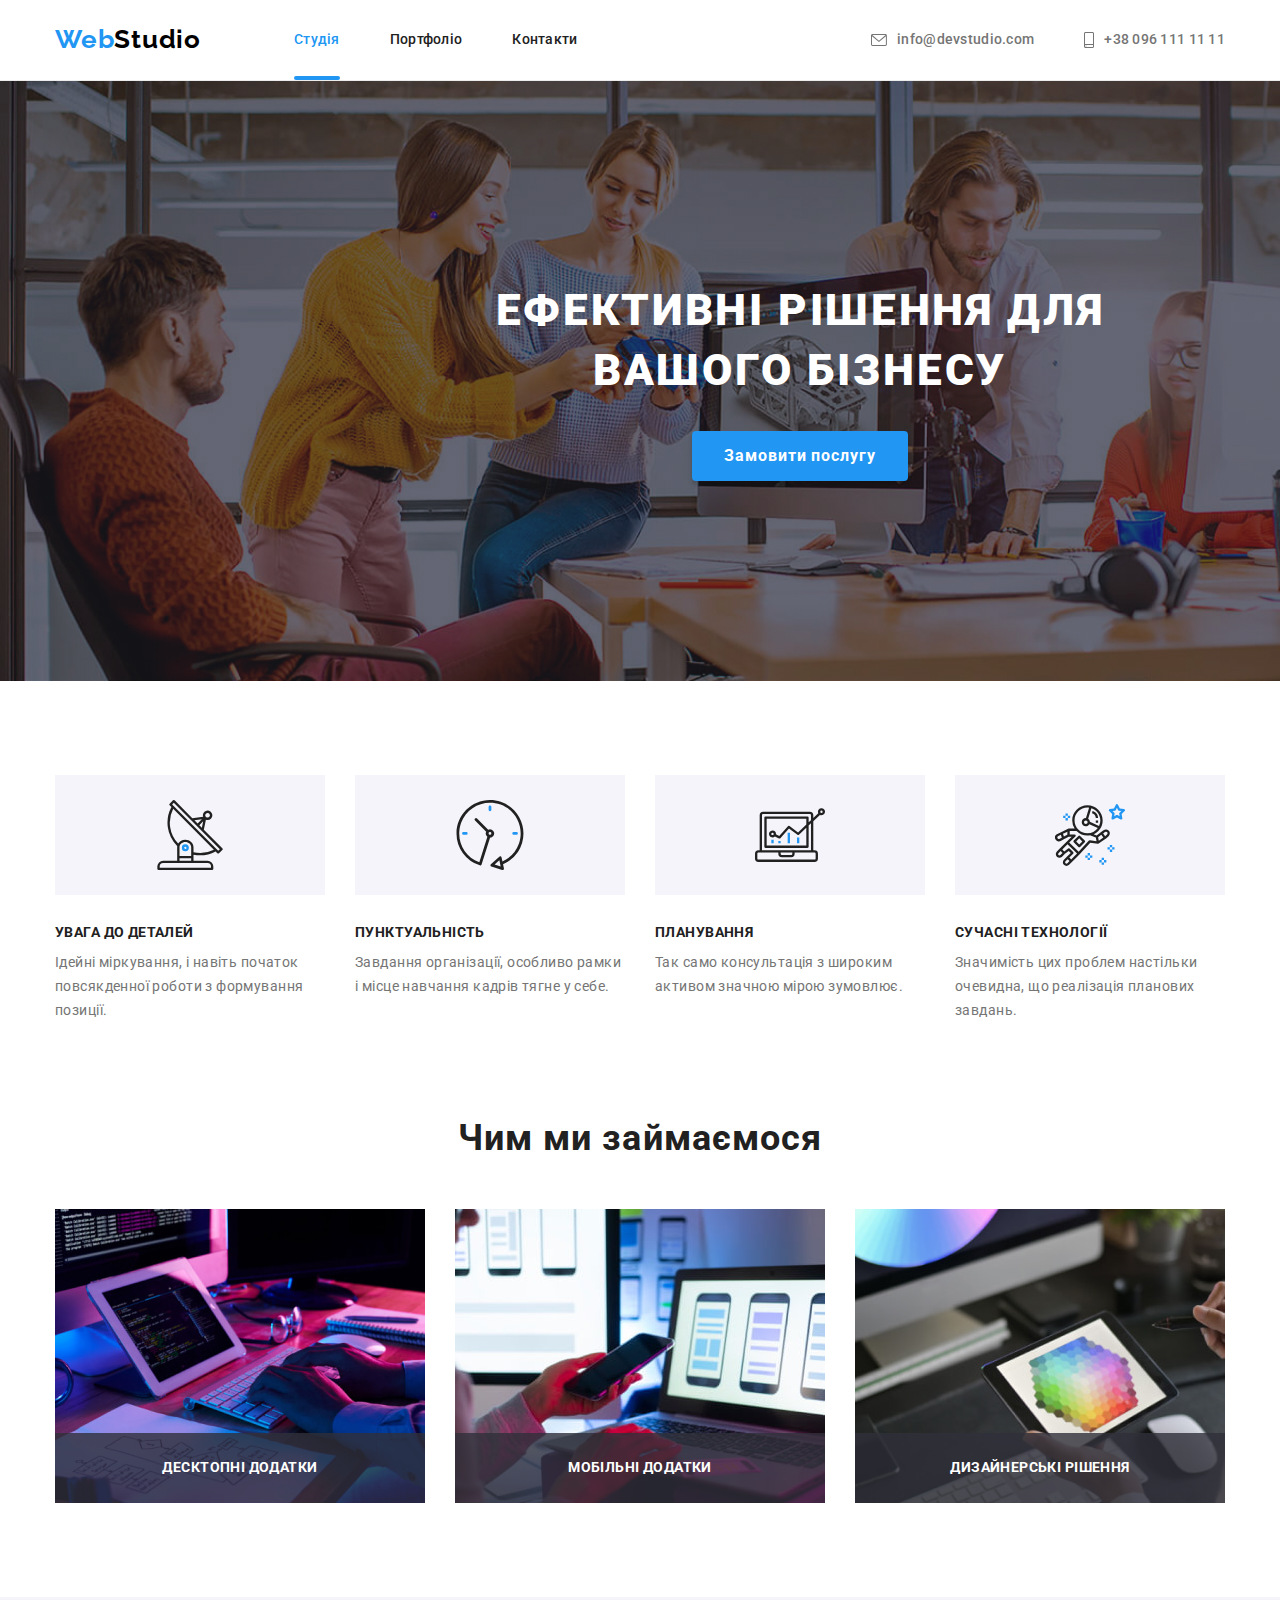
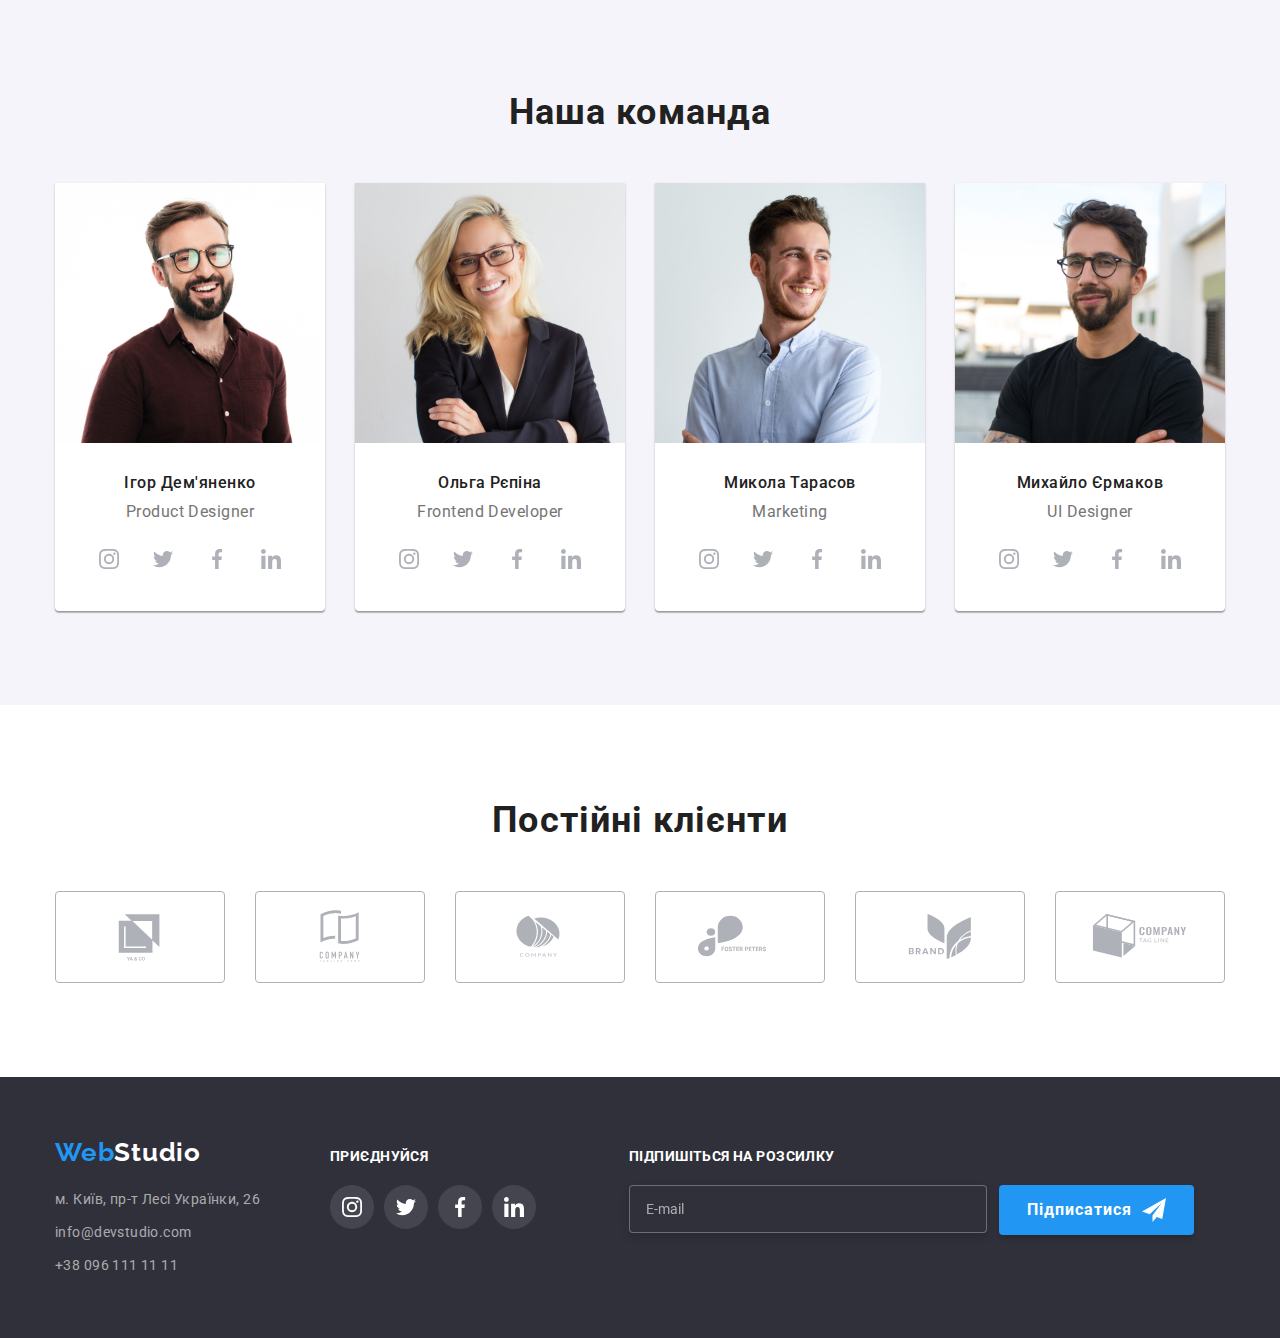
<file: index.html>
<!DOCTYPE html>
<html lang="uk">
  <head>
    <meta charset="UTF-8" />
    <meta http-equiv="X-UA-Compatible" content="IE=edge" />
    <meta name="viewport" content="width=device-width, initial-scale=1.0" />
    <link rel="preconnect" href="https://fonts.googleapis.com" />
    <link rel="preconnect" href="https://fonts.gstatic.com" crossorigin />
    <link
      href="https://fonts.googleapis.com/css2?family=Raleway:wght@700&family=Roboto:wght@400;500;700;900&display=swap"
      rel="stylesheet"
    />
    <link rel="stylesheet" href="./css/modern-normalize.css" />
    <link rel="stylesheet" href="./css/main.min.css" />
    <!-- <link rel="stylesheet" href="./css/styles.css" /> -->
    <title>Web Studio</title>
  </head>
  <body>
    <header class="header">
      <div class="container header__container">
        <nav class="nav">
          <a class="link logo logo--logo-black" href="./index.html">
            <span class="accent">Web</span>Studio
          </a>

          <ul class="list nav__menu">
            <li class="nav__item">
              <a class="link nav__link nav__current-text" href="./index.html">Студія</a>
            </li>
            <li class="nav__item">
              <a class="link nav__link" href="./porfolio.html">Портфоліо</a>
            </li>
            <li class="nav__item"><a class="link nav__link" href="">Контакти</a></li>
          </ul>
        </nav>
        <ul class="list header__contacts">
          <li class="header-contacts-item">
            <a class="link header__contacts-link" href="mailto:info@devstudio.com">
              <svg class="header__contact-icon" width="16" height="12">
                <use href="./images/icons.svg#icon-envelope"></use>
              </svg>
              info@devstudio.com
            </a>
          </li>
          <li class="header-contacts-item">
            <a class="link header__contacts-link" href="tel:+380961111111">
              <svg class="header__contact-icon" width="10" height="16">
                <use href="./images/icons.svg#icon-smartphone"></use>
              </svg>
              +38 096 111 11 11
            </a>
          </li>
        </ul>
      </div>
    </header>
    <main class="main-content">
      <!--Hero-->
      <section class="hero">
        <div class="container">
          <h1 class="hero__title">Ефективні рішення для вашого бізнесу</h1>
          <button class="btn hero__btn" type="button" data-modal-open>Замовити послугу</button>
        </div>

        <div class="backdrop is-hidden" data-modal>
          <div class="modal">
            <button class="modal__close-btn" data-modal-close>
              <svg class="modal__close-icon" width="18" height="18">
                <use href="./images/icons.svg#icon-close-btn"></use>
              </svg>
            </button>
            <strong class="modal__title">Залиште свої дані, ми вам передзвонимо</strong>

            <form class="modal__form">
              <div class="modal__form-group">
                <label class="modal__label">
                  <span class="modal__label-text">Ім'я</span>
                  <input class="modal__form-input" name="user-name" type="text" placeholder=" " />
                  <svg class="modal__icon" width="18" height="18">
                    <use href="./images/icons.svg#icon-person"></use>
                  </svg>
                </label>

                <label class="modal__label">
                  <span class="modal__label-text">Телефон</span>
                  <input class="modal__form-input" name="user-phone" type="tel" placeholder=" " />
                  <svg class="modal__icon" width="18" height="18">
                    <use href="./images/icons.svg#icon-phone"></use>
                  </svg>
                </label>

                <label class="modal__label">
                  <span class="modal__label-text">Пошта</span>
                  <input class="modal__form-input" name="user-email" type="email" placeholder=" " />
                  <svg class="modal__icon" width="18" height="18">
                    <use href="./images/icons.svg#icon-email"></use>
                  </svg>
                </label>
                <label class="modal__label">
                  <span class="modal__label-text">Коментар</span>
                  <textarea
                    class="modal__comment"
                    name="user-comment"
                    rows="6"
                    placeholder="Введіть текст"
                  ></textarea>
                </label>
              </div>

              <label class="modal__label modal__label--agriment">
                <input
                  class="modal__agriment-checkbox visually-hidden"
                  name="user-agriment"
                  type="checkbox"
                />
                <svg class="modal__agriment-icon" width="16" height="15">
                  <use class="modal__ckeck-icon" href="./images/icons.svg#icon-checked"></use>
                  <use
                    class="modal__ckeck-icon modal__ckeck-icon--unckecked"
                    href="./images/icons.svg#icon-unchecked"
                  ></use>
                </svg>
                <span class="modal__agriment-text">
                  Погоджуюся з розсилкою та приймаю
                  <a class="modal__agriment-link" href="" target="_blank" rel="noopener noreferrer"
                    >Умови договору</a
                  >
                </span>
              </label>
              <button class="btn modal__send-btn" type="submit">Відправити</button>
            </form>
          </div>
        </div>
      </section>
      <!--Our benefits-->
      <section class="benafits">
        <div class="container">
          <!--Logical header, need to be hidden with css -->
          <h2 class="title visually-hidden">Наші переваги</h2>

          <ul class="list benafits__list">
            <li class="benafits__item">
              <div class="benafits__icon-container">
                <svg class="benafit-icon" width="70" height="70">
                  <use href="./images/icons.svg#icon-antenna"></use>
                </svg>
              </div>
              <h3 class="benafits__title">Увага до деталей</h3>
              <p class="benafits__text">
                Ідейні міркування, і навіть початок повсякденної роботи з формування позиції.
              </p>
            </li>
            <li class="benafits__item">
              <div class="benafits__icon-container">
                <svg class="benafit-icon" width="70" height="70">
                  <use href="./images/icons.svg#icon-clock"></use>
                </svg>
              </div>
              <h3 class="benafits__title">Пунктуальність</h3>
              <p class="benafits__text">
                Завдання організації, особливо рамки і місце навчання кадрів тягне у себе.
              </p>
            </li>
            <li class="benafits__item">
              <div class="benafits__icon-container">
                <svg class="benafit-icon" width="70" height="70">
                  <use href="./images/icons.svg#icon-diagram"></use>
                </svg>
              </div>
              <h3 class="benafits__title">Планування</h3>
              <p class="benafits__text">
                Так само консультація з широким активом значною мірою зумовлює.
              </p>
            </li>
            <li class="benafits__item">
              <div class="benafits__icon-container">
                <svg class="benafit-icon" width="70" height="70">
                  <use href="./images/icons.svg#icon-astronaut"></use>
                </svg>
              </div>
              <h3 class="benafits__title">Сучасні Технології</h3>
              <p class="benafits__text">
                Значимість цих проблем настільки очевидна, що реалізація планових завдань.
              </p>
            </li>
          </ul>
        </div>
      </section>
      <!--What we do-->
      <section class="works">
        <div class="container">
          <h2 class="title">Чим ми займаємося</h2>
          <ul class="list works__list">
            <li class="works__item">
              <img
                class="works__img"
                src="./images/what-we-do/img-1.jpg"
                alt="Стіл на якому лежить аркуш паперу з схематично зображеною логікою сайту, та руки програміста на клавіатурі, який пише код сайту, на моніторі та планшеті видно фрагменти коду"
                width="370"
                height="294"
              />
              <h3 class="works__title">Десктопні додатки</h3>
            </li>
            <li class="works__item">
              <img
                class="works__img"
                src="./images/what-we-do/img-2.jpg"
                alt="Дизайнер розробляє прототип, як має виглядати додаток, на ноутбуці та моніторі зображені приклади екранів модільного телефону з варіантами дизайну"
                width="370"
                height="294"
              />
              <h3 class="works__title">Мобільні додатки</h3>
            </li>
            <li class="works__item">
              <img
                class="works__img"
                src="./images/what-we-do/img-3.jpg"
                alt="Дизайнер підбирає палітру кольорів тримаючи в руках планшет з палітрою у вигляді сот"
                width="370"
                height="294"
              />
              <h3 class="works__title">Дизайнерські рішення</h3>
            </li>
          </ul>
        </div>
      </section>
      <!--Our team-->
      <section class="team">
        <div class="container">
          <h2 class="title">Наша команда</h2>
          <ul class="list team__list">
            <li class="team__item">
              <img
                class="team__img"
                src="./images/team/img1.jpg"
                alt="Портрет Ігоря Дем'яненко Product Designer"
                width="270"
                height="260"
              />
              <div class="team__desc">
                <h3 class="team__title">Ігор Дем'яненко</h3>
                <p class="team__text" lang="en">Product Designer</p>
                <ul class="list socials">
                  <li class="soc-item">
                    <a
                      class="link socials__link socials__link--team"
                      href="https://instagram.com"
                      aria-label="Instagram"
                      target="_blank"
                      rel="noopener noreferrer"
                    >
                      <svg class="socials__icon" width="20" height="20">
                        <use href="./images/icons.svg#icon-instagram"></use>
                      </svg>
                    </a>
                  </li>
                  <li>
                    <a
                      class="link socials__link socials__link--team"
                      href="https://twitter.com"
                      aria-label="Twitter"
                      target="_blank"
                      rel="noopener noreferrer"
                    >
                      <svg class="socials__icon" width="20" height="20">
                        <use href="./images/icons.svg#icon-twitter"></use>
                      </svg>
                    </a>
                  </li>
                  <li>
                    <a
                      class="link socials__link socials__link--team"
                      href="https://facebook.com"
                      aria-label="Facebook"
                      target="_blank"
                      rel="noopener noreferrer"
                    >
                      <svg class="socials__icon" width="20" height="20">
                        <use href="./images/icons.svg#icon-facebook"></use>
                      </svg>
                    </a>
                  </li>
                  <li>
                    <a
                      class="link socials__link socials__link--team"
                      href="https://linkedin.com"
                      aria-label="Linkedin"
                      target="_blank"
                      rel="noopener noreferrer"
                    >
                      <svg class="socials__icon" width="20" height="20">
                        <use href="./images/icons.svg#icon-linkedin"></use>
                      </svg>
                    </a>
                  </li>
                </ul>
              </div>
            </li>
            <li class="team__item">
              <img
                class="team__img"
                src="./images/team/img2.jpg"
                alt="Портрет Ольгм Рєпіної Frontend Developer"
                width="270"
                height="260"
              />
              <div class="team__desc">
                <h3 class="team__title">Ольга Рєпіна</h3>
                <p class="team__text" lang="en">Frontend Developer</p>
                <ul class="list socials">
                  <li>
                    <a
                      class="link socials__link socials__link--team"
                      href="https://instagram.com"
                      aria-label="Instagram"
                      target="_blank"
                      rel="noopener noreferrer"
                    >
                      <svg class="socials__icon" width="20" height="20">
                        <use href="./images/icons.svg#icon-instagram"></use>
                      </svg>
                    </a>
                  </li>
                  <li>
                    <a
                      class="link socials__link socials__link--team"
                      href="https://twitter.com"
                      aria-label="Twitter"
                      target="_blank"
                      rel="noopener noreferrer"
                    >
                      <svg class="socials__icon" width="20" height="20">
                        <use href="./images/icons.svg#icon-twitter"></use>
                      </svg>
                    </a>
                  </li>
                  <li>
                    <a
                      class="link socials__link socials__link--team"
                      href="https://facebook.com"
                      aria-label="Facebook"
                      target="_blank"
                      rel="noopener noreferrer"
                    >
                      <svg class="socials__icon" width="20" height="20">
                        <use href="./images/icons.svg#icon-facebook"></use>
                      </svg>
                    </a>
                  </li>
                  <li>
                    <a
                      class="link socials__link socials__link--team"
                      href="https://linkedin.com"
                      aria-label="Linkedin"
                      target="_blank"
                      rel="noopener noreferrer"
                    >
                      <svg class="socials__icon" width="20" height="20">
                        <use href="./images/icons.svg#icon-linkedin"></use>
                      </svg>
                    </a>
                  </li>
                </ul>
              </div>
            </li>
            <li class="team__item">
              <img
                class="team__img"
                src="./images/team/img3.jpg"
                alt="Портрет Миколи Тарасова Marketing"
                width="270"
                height="260"
              />
              <div class="team__desc">
                <h3 class="team__title">Микола Тарасов</h3>
                <p class="team__text" lang="en">Marketing</p>
                <ul class="list socials">
                  <li class="socials-item">
                    <a
                      class="link socials__link socials__link--team"
                      href="https://instagram.com"
                      aria-label="Instagram"
                      target="_blank"
                      rel="noopener noreferrer"
                    >
                      <svg class="socials__icon" width="20" height="20">
                        <use href="./images/icons.svg#icon-instagram"></use>
                      </svg>
                    </a>
                  </li>
                  <li class="socials-item">
                    <a
                      class="link socials__link socials__link--team"
                      href="https://twitter.com"
                      aria-label="Twitter"
                      target="_blank"
                      rel="noopener noreferrer"
                    >
                      <svg class="socials__icon" width="20" height="20">
                        <use href="./images/icons.svg#icon-twitter"></use>
                      </svg>
                    </a>
                  </li>
                  <li class="socials-item">
                    <a
                      class="link socials__link socials__link--team"
                      href="https://facebook.com"
                      aria-label="Facebook"
                      target="_blank"
                      rel="noopener noreferrer"
                    >
                      <svg class="socials__icon" width="20" height="20">
                        <use href="./images/icons.svg#icon-facebook"></use>
                      </svg>
                    </a>
                  </li>
                  <li class="socials-item">
                    <a
                      class="link socials__link socials__link--team"
                      href="https://linkedin.com"
                      aria-label="Linkedin"
                      target="_blank"
                      rel="noopener noreferrer"
                    >
                      <svg class="socials__icon" width="20" height="20">
                        <use href="./images/icons.svg#icon-linkedin"></use>
                      </svg>
                    </a>
                  </li>
                </ul>
              </div>
            </li>
            <li class="team__item">
              <img
                class="team__img"
                src="./images/team/img4.jpg"
                alt="Портрет Михайла Єрмакова UI Designer"
                width="270"
                height="260"
              />
              <div class="team__desc">
                <h3 class="team__title">Михайло Єрмаков</h3>
                <p class="team__text" lang="en">UI Designer</p>
                <ul class="list socials">
                  <li>
                    <a
                      class="link socials__link socials__link--team"
                      href="https://instagram.com"
                      aria-label="Instagram"
                      target="_blank"
                      rel="noopener noreferrer"
                    >
                      <svg class="socials__icon" width="20" height="20">
                        <use href="./images/icons.svg#icon-instagram"></use>
                      </svg>
                    </a>
                  </li>
                  <li>
                    <a
                      class="link socials__link socials__link--team"
                      href="https://twitter.com"
                      aria-label="Twitter"
                      target="_blank"
                      rel="noopener noreferrer"
                    >
                      <svg class="socials__icon" width="20" height="20">
                        <use href="./images/icons.svg#icon-twitter"></use>
                      </svg>
                    </a>
                  </li>
                  <li>
                    <a
                      class="link socials__link socials__link--team"
                      href="https://facebook.com"
                      aria-label="Facebook"
                      target="_blank"
                      rel="noopener noreferrer"
                    >
                      <svg class="socials__icon" width="20" height="20">
                        <use href="./images/icons.svg#icon-facebook"></use>
                      </svg>
                    </a>
                  </li>
                  <li>
                    <a
                      class="link socials__link socials__link--team"
                      href="https://linkedin.com"
                      aria-label="Linkedin"
                      target="_blank"
                      rel="noopener noreferrer"
                    >
                      <svg class="socials__icon" width="20" height="20">
                        <use href="./images/icons.svg#icon-linkedin"></use>
                      </svg>
                    </a>
                  </li>
                </ul>
              </div>
            </li>
          </ul>
        </div>
      </section>
      <!--Clients-->
      <section class="clients">
        <div class="container">
          <h2 class="title">Постійні клієнти</h2>
          <ul class="list clients-list">
            <li class="clients__item">
              <a class="link clients__link" href="">
                <svg class="clients__icon" width="106" height="60">
                  <use href="./images/icons.svg#icon-company1"></use>
                </svg>
              </a>
            </li>
            <li class="clients__item">
              <a class="link clients__link" href="">
                <svg class="clients__icon" width="106" height="60">
                  <use href="./images/icons.svg#icon-company2"></use>
                </svg>
              </a>
            </li>
            <li class="clients__item">
              <a class="link clients__link" href="">
                <svg class="clients__icon" width="106" height="60">
                  <use href="./images/icons.svg#icon-company3"></use>
                </svg>
              </a>
            </li>
            <li class="clients__item">
              <a class="link clients__link" href="">
                <svg class="clients__icon" width="106" height="60">
                  <use href="./images/icons.svg#icon-company4"></use>
                </svg>
              </a>
            </li>
            <li class="clients__item">
              <a class="link clients__link" href="">
                <svg class="clients__icon" width="106" height="60">
                  <use href="./images/icons.svg#icon-company5"></use>
                </svg>
              </a>
            </li>
            <li class="clients__item">
              <a class="link clients__link" href="">
                <svg class="clients__icon" width="106" height="60">
                  <use href="./images/icons.svg#icon-company6"></use>
                </svg>
              </a>
            </li>
          </ul>
        </div>
      </section>
    </main>
    <footer class="footer">
      <div class="container footer--container">
        <div class="footer__address">
          <a class="link logo logo--logo-white" href="./index.html" lang="en">
            <span class="accent">Web</span>Studio
          </a>
          <address class="footer__contacts">
            <ul class="list">
              <li class="footer__contacts-item">
                <a
                  class="link footer__contacts-link footer__contacts-address"
                  href="https://goo.gl/maps/CPtrU1FHBa2aNyZL9"
                  rel="noopener noreferrer"
                >
                  м. Київ, пр-т Лесі Українки, 26
                </a>
              </li>
              <li class="footer__contacts-item">
                <a class="link footer__contacts-link" href="mailto:info@devstudio.com"
                  >info@devstudio.com</a
                >
              </li>
              <li class="footer__contacts-item">
                <a class="link footer__contacts-link" href="tel:+380961111111">+38 096 111 11 11</a>
              </li>
            </ul>
          </address>
        </div>

        <div class="footer__socials">
          <h2 class="footer__title">Приєднуйся</h2>
          <ul class="list socials">
            <li>
              <a
                class="link socials__link socials__link--footer"
                href="https://instagram.com"
                aria-label="Instagram"
                target="_blank"
                rel="noopener noreferrer"
              >
                <svg class="socials__icon" width="20" height="20">
                  <use href="./images/icons.svg#icon-instagram"></use>
                </svg>
              </a>
            </li>
            <li>
              <a
                class="link socials__link socials__link--footer"
                href="https://twitter.com"
                aria-label="Twitter"
                target="_blank"
                rel="noopener noreferrer"
              >
                <svg class="socials__icon" width="20" height="20">
                  <use href="./images/icons.svg#icon-twitter"></use>
                </svg>
              </a>
            </li>
            <li>
              <a
                class="link socials__link socials__link--footer"
                href="https://facebook.com"
                aria-label="Facebook"
                target="_blank"
                rel="noopener noreferrer"
              >
                <svg class="socials__icon" width="20" height="20">
                  <use href="./images/icons.svg#icon-facebook"></use>
                </svg>
              </a>
            </li>
            <li>
              <a
                class="link socials__link socials__link--footer"
                href="https://linkedin.com"
                aria-label="Linkedin"
                target="_blank"
                rel="noopener noreferrer"
              >
                <svg class="socials__icon" width="20" height="20">
                  <use href="./images/icons.svg#icon-linkedin"></use>
                </svg>
              </a>
            </li>
          </ul>
        </div>

        <div class="footer-form-container">
          <strong class="footer__title footer__email-label">Підпишіться на розсилку</strong>
          <form class="footer__form">
            <label>
              <input
                class="footer__form__email"
                name="user-email-footer"
                type="email"
                placeholder="E-mail"
              />
            </label>

            <button class="btn footer__sent-btn" type="submit">
              <span>Підписатися</span>
              <svg class="footer__sent-icon" width="24" height="24">
                <use href="./images/icons.svg#icon-send"></use>
              </svg>
            </button>
          </form>
        </div>
      </div>
    </footer>
    <script src="./js/modal.js"></script>
  </body>
</html>
</file>
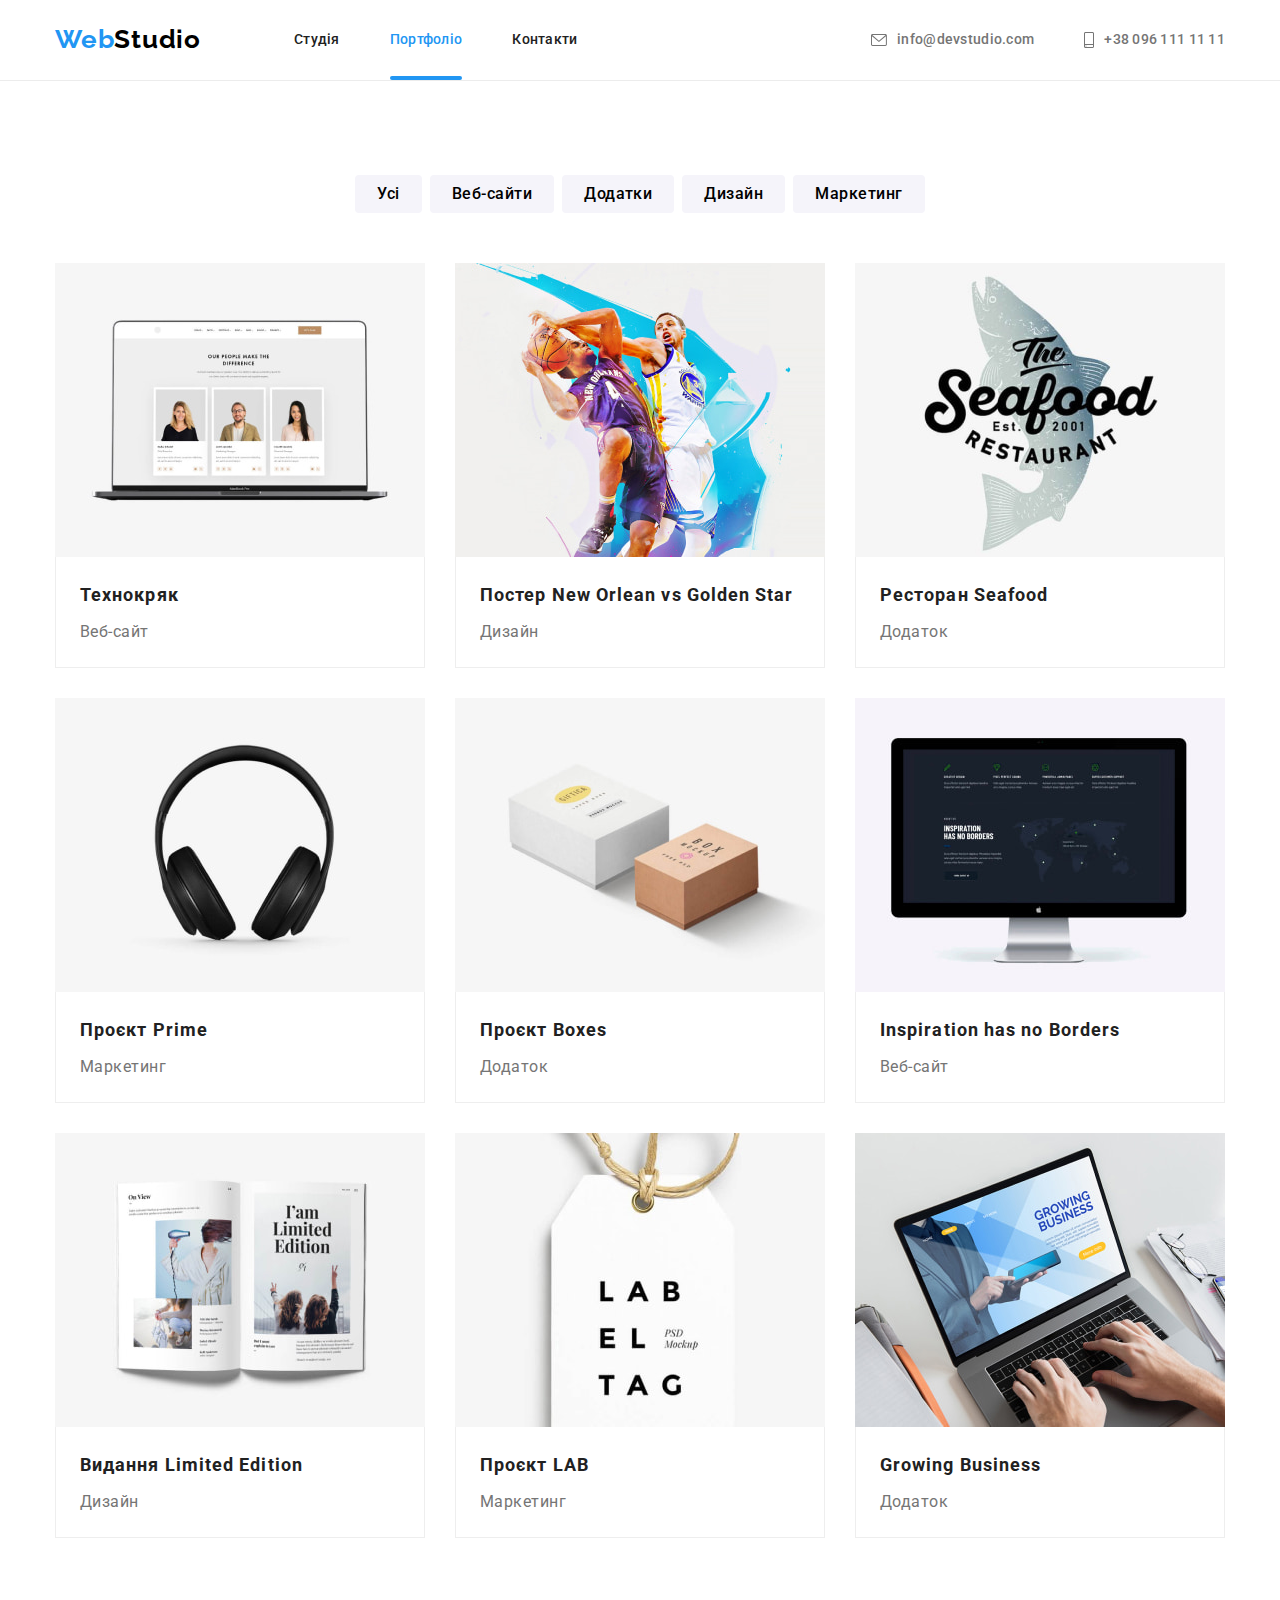
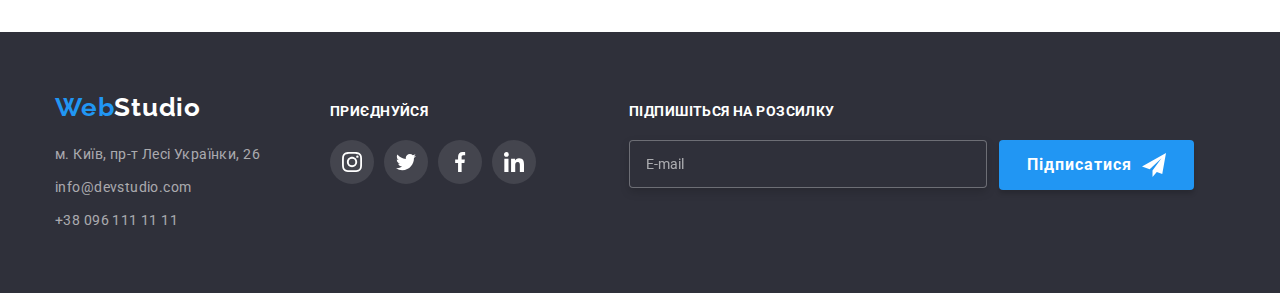
<file: porfolio.html>
<!DOCTYPE html>
<html lang="uk">
  <head>
    <meta charset="UTF-8" />
    <meta http-equiv="X-UA-Compatible" content="IE=edge" />
    <meta name="viewport" content="width=device-width, initial-scale=1.0" />
    <link rel="preconnect" href="https://fonts.googleapis.com" />
    <link rel="preconnect" href="https://fonts.gstatic.com" crossorigin />
    <link
      href="https://fonts.googleapis.com/css2?family=Raleway:wght@700&family=Roboto:wght@400;500;700;900&display=swap"
      rel="stylesheet"
    />
    <link rel="stylesheet" href="./css/modern-normalize.css" />
    <link rel="stylesheet" href="./css/main.min.css" />
    <!-- <link rel="stylesheet" href="./css/styles.css" /> -->
    <title>Web Studio</title>
  </head>
  <body>
    <header class="header">
      <div class="container header__container">
        <nav class="nav">
          <a class="link logo logo--logo-black" href="./index.html">
            <span class="accent">Web</span>Studio
          </a>

          <ul class="list nav__menu">
            <li class="nav__item">
              <a class="link nav__link" href="./index.html">Студія</a>
            </li>
            <li class="nav__item">
              <a class="link nav__link nav__current-text" href="./porfolio.html">Портфоліо</a>
            </li>
            <li class="nav__item"><a class="link nav__link" href="">Контакти</a></li>
          </ul>
        </nav>
        <ul class="list header__contacts">
          <li class="header-contacts-item">
            <a class="link header__contacts-link" href="mailto:info@devstudio.com">
              <svg class="header__contact-icon" width="16" height="12">
                <use href="./images/icons.svg#icon-envelope"></use>
              </svg>
              info@devstudio.com
            </a>
          </li>
          <li class="header-contacts-item">
            <a class="link header__contacts-link" href="tel:+380961111111">
              <svg class="header__contact-icon" width="10" height="16">
                <use href="./images/icons.svg#icon-smartphone"></use>
              </svg>
              +38 096 111 11 11
            </a>
          </li>
        </ul>
      </div>
    </header>
    <main class="portfolio">
      <section class="section">
        <div class="container">
          <!--Logical header, need to be hidden with css -->
          <h1 class="portfolio-main-header visually-hidden">Наші роботи</h1>
          <ul class="list portfolio__filters">
            <li class="portfolio__filter-item">
              <button class="btn portfolio__filter-btn btn--filter current-bg" type="button">
                Усі
              </button>
            </li>
            <li class="portfolio__filter-item">
              <button class="btn btn--filter portfolio__filter-btn" type="button">Веб-сайти</button>
            </li>
            <li class="portfolio__filter-item">
              <button class="btn btn--filter portfolio__filter-btn" type="button">Додатки</button>
            </li>
            <li class="portfolio__filter-item">
              <button class="btn btn--filter portfolio__filter-btn" type="button">Дизайн</button>
            </li>
            <li class="portfolio__filter-item">
              <button class="btn btn--filter portfolio__filter-btn" type="button">Маркетинг</button>
            </li>
          </ul>
          <ul class="list portfolio__list">
            <li class="portfolio__item">
              <a class="link portfolio__link" href="">
                <div class="portfolio__img-container">
                  <img
                    class="portfolio__img"
                    src="./images/portfolio/img.jpg"
                    alt="Ноутбук на екрані якого зображено сайт Технокряк"
                    width="370"
                    height="294"
                  />
                  <div class="portfolio__overlay">
                    Ресурс пропонує комплексні пропозиції з різним рівнем функціоналу та сервісів.
                    Все це дозволить відвідувачу отримати вичерпні відомості про компанію чи
                    приватну особу.
                  </div>
                </div>
                <div class="portfolio__desc">
                  <h2 class="portfolio__item-title">Технокряк</h2>
                  <p class="portfolio__item-text">Веб-сайт</p>
                </div>
              </a>
            </li>
            <li class="portfolio__item">
              <a class="link portfolio__link" href="">
                <div class="portfolio__img-container">
                  <img
                    class="portfolio__img"
                    src="./images/portfolio/img2.jpg"
                    alt="Два баскетболісти, один в іншого намагається вибити м'яч у стрибку"
                    width="370"
                    height="294"
                  />
                  <div class="portfolio__overlay">
                    Ресурс пропонує комплексні пропозиції з різним рівнем функціоналу та сервісів.
                    Все це дозволить відвідувачу отримати вичерпні відомості про компанію чи
                    приватну особу.
                  </div>
                </div>
                <div class="portfolio__desc">
                  <h2 class="portfolio__item-title">
                    Постер <span lang="en">New Orlean vs Golden Star</span>
                  </h2>
                  <p class="portfolio__item-text">Дизайн</p>
                </div>
              </a>
            </li>
            <li class="portfolio__item">
              <a class="link portfolio__link" href="">
                <div class="portfolio__img-container">
                  <img
                    class="portfolio__img"
                    src="./images/portfolio/img3.jpg"
                    alt="Риба до гори головою і повер написано назву реторану"
                    width="370"
                    height="294"
                  />
                  <div class="portfolio__overlay">
                    Ресурс пропонує комплексні пропозиції з різним рівнем функціоналу та сервісів.
                    Все це дозволить відвідувачу отримати вичерпні відомості про компанію чи
                    приватну особу.
                  </div>
                </div>
                <div class="portfolio__desc">
                  <h2 class="portfolio__item-title">Ресторан <span lang="en">Seafood</span></h2>
                  <p class="portfolio__item-text">Додаток</p>
                </div>
              </a>
            </li>
            <li class="portfolio__item">
              <a class="link portfolio__link" href="">
                <div class="portfolio__img-container">
                  <img
                    class="portfolio__img"
                    src="./images/portfolio/img4.jpg"
                    alt="Великі чорні навушники"
                    width="370"
                    height="294"
                  />
                  <div class="portfolio__overlay">
                    Ресурс пропонує комплексні пропозиції з різним рівнем функціоналу та сервісів.
                    Все це дозволить відвідувачу отримати вичерпні відомості про компанію чи
                    приватну особу.
                  </div>
                </div>
                <div class="portfolio__desc">
                  <h2 class="portfolio__item-title">Проєкт <span lang="en">Prime</span></h2>
                  <p class="portfolio__item-text">Маркетинг</p>
                </div>
              </a>
            </li>
            <li class="portfolio__item">
              <a class="link portfolio__link" href="">
                <div class="portfolio__img-container">
                  <img
                    class="portfolio__img"
                    src="./images/portfolio/img5.jpg"
                    alt="Дві коробочки біла більша і крафтова менша з написами"
                    width="370"
                    height="294"
                  />
                  <div class="portfolio__overlay">
                    Ресурс пропонує комплексні пропозиції з різним рівнем функціоналу та сервісів.
                    Все це дозволить відвідувачу отримати вичерпні відомості про компанію чи
                    приватну особу.
                  </div>
                </div>
                <div class="portfolio__desc">
                  <h2 class="portfolio__item-title">Проєкт <span lang="en">Boxes</span></h2>
                  <p class="portfolio__item-text">Додаток</p>
                </div>
              </a>
            </li>
            <li class="portfolio__item">
              <a class="link portfolio__link" href="">
                <div class="portfolio__img-container">
                  <img
                    class="portfolio__img"
                    src="./images/portfolio/img6.jpg"
                    alt="Монітор і на ньому зображено сайт компанії Inspiration has no Borders"
                    width="370"
                    height="294"
                  />
                  <div class="portfolio__overlay">
                    Ресурс пропонує комплексні пропозиції з різним рівнем функціоналу та сервісів.
                    Все це дозволить відвідувачу отримати вичерпні відомості про компанію чи
                    приватну особу.
                  </div>
                </div>
                <div class="portfolio__desc">
                  <h2 class="portfolio__item-title" lang="en">Inspiration has no Borders</h2>
                  <p class="portfolio__item-text">Веб-сайт</p>
                </div>
              </a>
            </li>
            <li class="portfolio__item">
              <a class="link portfolio__link" href="">
                <div class="portfolio__img-container">
                  <img
                    class="portfolio__img"
                    src="./images/portfolio/img7.jpg"
                    alt="розгорнутий журнал, на лівому боці зображення дівчини з феном в руках, та через волосся не видно обличча та ноги та руки дівчини, яка тримає сумку, праворуч дві дівчини спиною піднявши руки порізні боки один від одної з символом Victory"
                    width="370"
                    height="294"
                  />
                  <div class="portfolio__overlay">
                    Ресурс пропонує комплексні пропозиції з різним рівнем функціоналу та сервісів.
                    Все це дозволить відвідувачу отримати вичерпні відомості про компанію чи
                    приватну особу.
                  </div>
                </div>
                <div class="portfolio__desc">
                  <h2 class="portfolio__item-title">
                    Видання <span lang="en">Limited Edition</span>
                  </h2>
                  <p class="portfolio__item-text">Дизайн</p>
                </div>
              </a>
            </li>
            <li class="portfolio__item">
              <a class="link portfolio__link" href="">
                <div class="portfolio__img-container">
                  <img
                    class="portfolio__img"
                    src="./images/portfolio/img8.jpg"
                    alt="Бірка з мотузком і на най напис LAB EL TAG"
                    width="370"
                    height="294"
                  />
                  <div class="portfolio__overlay">
                    Ресурс пропонує комплексні пропозиції з різним рівнем функціоналу та сервісів.
                    Все це дозволить відвідувачу отримати вичерпні відомості про компанію чи
                    приватну особу.
                  </div>
                </div>

                <div class="portfolio__desc">
                  <h2 class="portfolio__item-title">Проєкт <span lang="en">LAB</span></h2>
                  <p class="portfolio__item-text">Маркетинг</p>
                </div>
              </a>
            </li>
            <li class="portfolio__item">
              <a class="link portfolio__link" href="">
                <div class="portfolio__img-container">
                  <img
                    class="portfolio__img"
                    src="./images/portfolio/img9.jpg"
                    alt="Ноутбук на столі, чоловічі руки на клавіатурі та на екрані зображено сайт Growing Business"
                    width="370"
                    height="294"
                  />
                  <div class="portfolio__overlay">
                    Ресурс пропонує комплексні пропозиції з різним рівнем функціоналу та сервісів.
                    Все це дозволить відвідувачу отримати вичерпні відомості про компанію чи
                    приватну особу.
                  </div>
                </div>
                <div class="portfolio__desc">
                  <h2 class="portfolio__item-title" lang="en">Growing Business</h2>
                  <p class="portfolio__item-text">Додаток</p>
                </div>
              </a>
            </li>
          </ul>
        </div>
      </section>
    </main>
    <footer class="footer">
      <div class="container footer--container">
        <div class="footer__address">
          <a class="link logo logo--logo-white" href="./index.html" lang="en">
            <span class="accent">Web</span>Studio
          </a>
          <address class="footer__contacts">
            <ul class="list">
              <li class="footer__contacts-item">
                <a
                  class="link footer__contacts-link footer__contacts-address"
                  href="https://goo.gl/maps/CPtrU1FHBa2aNyZL9"
                  rel="noopener noreferrer"
                >
                  м. Київ, пр-т Лесі Українки, 26
                </a>
              </li>
              <li class="footer__contacts-item">
                <a class="link footer__contacts-link" href="mailto:info@devstudio.com"
                  >info@devstudio.com</a
                >
              </li>
              <li class="footer__contacts-item">
                <a class="link footer__contacts-link" href="tel:+380961111111">+38 096 111 11 11</a>
              </li>
            </ul>
          </address>
        </div>

        <div class="footer__socials">
          <h2 class="footer__title">Приєднуйся</h2>
          <ul class="list socials">
            <li>
              <a
                class="link socials__link socials__link--footer"
                href="https://instagram.com"
                aria-label="Instagram"
                target="_blank"
                rel="noopener noreferrer"
              >
                <svg class="socials__icon" width="20" height="20">
                  <use href="./images/icons.svg#icon-instagram"></use>
                </svg>
              </a>
            </li>
            <li>
              <a
                class="link socials__link socials__link--footer"
                href="https://twitter.com"
                aria-label="Twitter"
                target="_blank"
                rel="noopener noreferrer"
              >
                <svg class="socials__icon" width="20" height="20">
                  <use href="./images/icons.svg#icon-twitter"></use>
                </svg>
              </a>
            </li>
            <li>
              <a
                class="link socials__link socials__link--footer"
                href="https://facebook.com"
                aria-label="Facebook"
                target="_blank"
                rel="noopener noreferrer"
              >
                <svg class="socials__icon" width="20" height="20">
                  <use href="./images/icons.svg#icon-facebook"></use>
                </svg>
              </a>
            </li>
            <li>
              <a
                class="link socials__link socials__link--footer"
                href="https://linkedin.com"
                aria-label="Linkedin"
                target="_blank"
                rel="noopener noreferrer"
              >
                <svg class="socials__icon" width="20" height="20">
                  <use href="./images/icons.svg#icon-linkedin"></use>
                </svg>
              </a>
            </li>
          </ul>
        </div>

        <div class="footer-form-container">
          <strong class="footer__title footer__email-label">Підпишіться на розсилку</strong>
          <form class="footer__form">
            <label>
              <input
                class="footer__form__email"
                name="user-email-footer"
                type="email"
                placeholder="E-mail"
              />
            </label>

            <button class="btn footer__sent-btn" type="submit">
              <span>Підписатися</span>
              <svg class="footer__sent-icon" width="24" height="24">
                <use href="./images/icons.svg#icon-send"></use>
              </svg>
            </button>
          </form>
        </div>
      </div>
    </footer>
  </body>
</html>
</file>
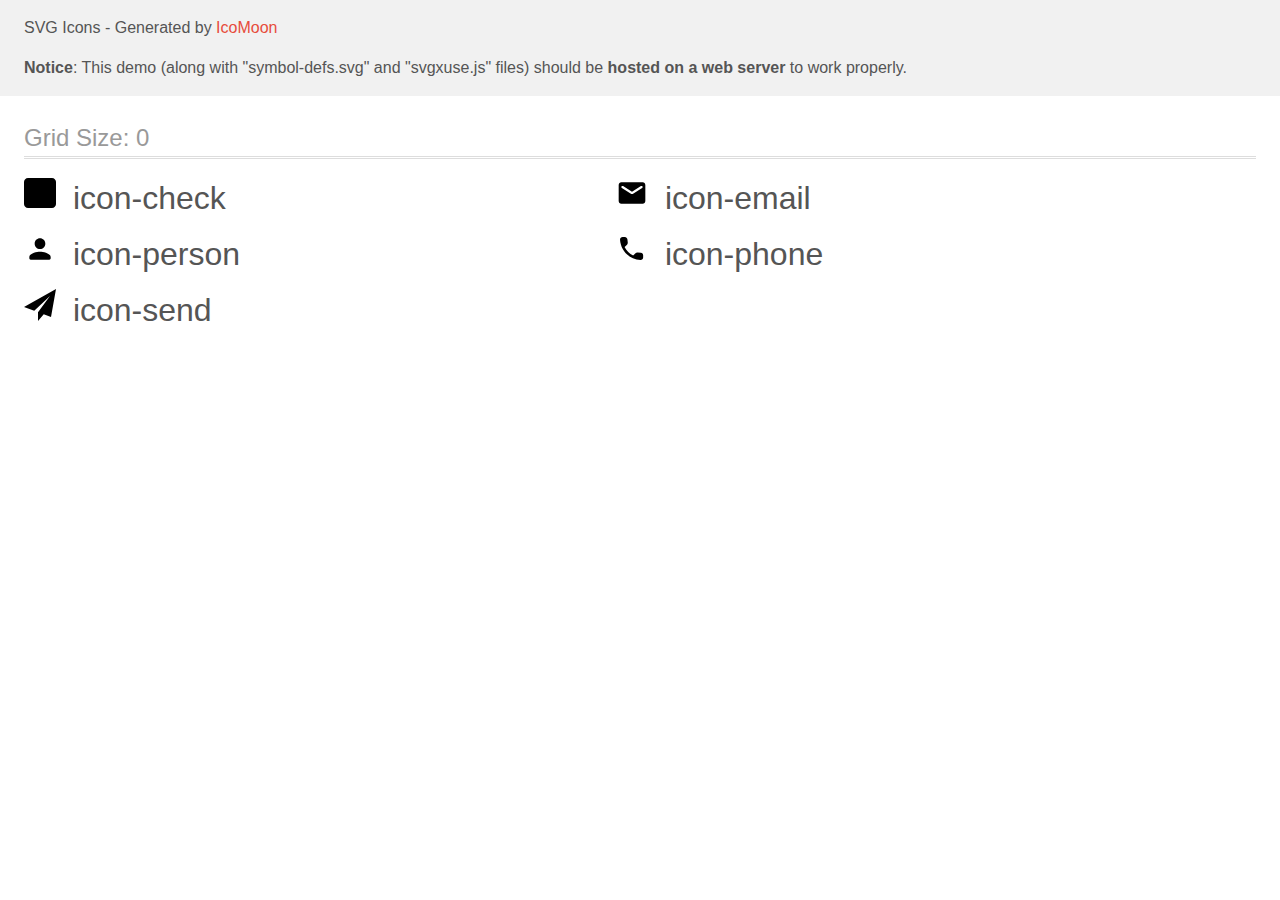
<file: images/svg/icomoon (1)/demo-external-svg.html>
<!doctype html>
<html>
<head>
    <title>IcoMoon - SVG Icons</title>
    <meta charset="utf-8">
    <meta name="viewport" content="width=device-width, initial-scale=1">
    <link rel="stylesheet" href="demo-files/demo.css">
    <link rel="stylesheet" href="style.css">
</head>
<body>
<header class="bgc1 clearfix">
<div class="mhl">
    <p>SVG Icons - Generated by <a href="https://icomoon.io/app">IcoMoon</a></p><p><strong>Notice</strong>: This demo (along with "symbol-defs.svg" and "svgxuse.js" files) should be <b>hosted on a web server</b> to work properly.</p>
</div>
</header>
    <div class="clearfix mhl ptl">
        <h1 class="mvm mtn fgc1">Grid Size: 0</h1>
        <div class="glyph fs1">
            <div class="clearfix pbs">
                <svg class="icon icon-check"><use xlink:href="symbol-defs.svg#icon-check"></use></svg><span class="name"> icon-check</span>
            </div>
        </div>
        <div class="glyph fs1">
            <div class="clearfix pbs">
                <svg class="icon icon-email"><use xlink:href="symbol-defs.svg#icon-email"></use></svg><span class="name"> icon-email</span>
            </div>
        </div>
        <div class="glyph fs1">
            <div class="clearfix pbs">
                <svg class="icon icon-person"><use xlink:href="symbol-defs.svg#icon-person"></use></svg><span class="name"> icon-person</span>
            </div>
        </div>
        <div class="glyph fs1">
            <div class="clearfix pbs">
                <svg class="icon icon-phone"><use xlink:href="symbol-defs.svg#icon-phone"></use></svg><span class="name"> icon-phone</span>
            </div>
        </div>
        <div class="glyph fs1">
            <div class="clearfix pbs">
                <svg class="icon icon-send"><use xlink:href="symbol-defs.svg#icon-send"></use></svg><span class="name"> icon-send</span>
            </div>
        </div>
  </div>
<script defer src="svgxuse.js"></script>
</body>
</html>
</file>
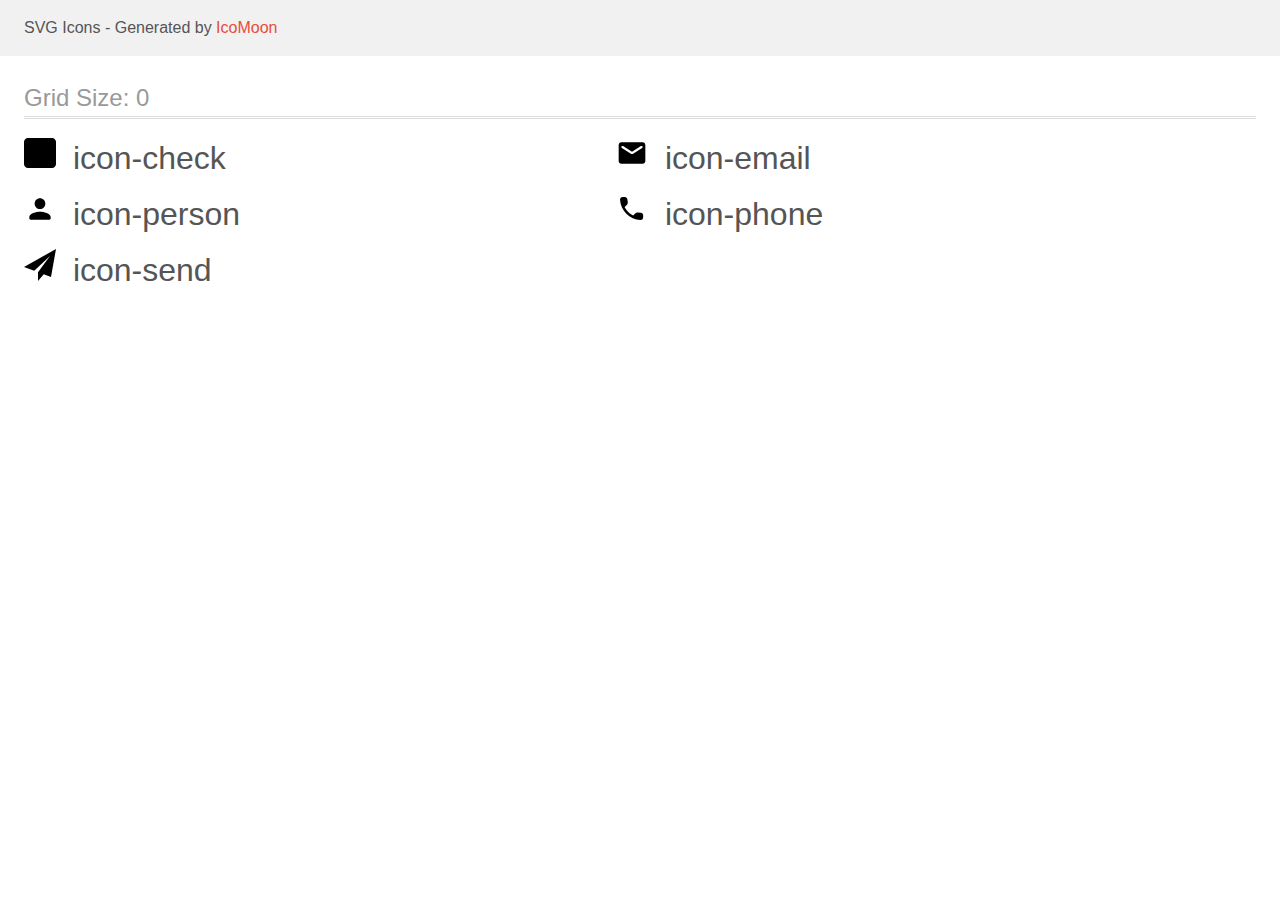
<file: images/svg/icomoon (1)/demo.html>
<!doctype html>
<html>
<head>
    <title>IcoMoon - SVG Icons</title>
    <meta charset="utf-8">
    <meta name="viewport" content="width=device-width, initial-scale=1">
    <link rel="stylesheet" href="demo-files/demo.css">
    <link rel="stylesheet" href="style.css">
</head>
<body>
<svg aria-hidden="true" style="position: absolute; width: 0; height: 0; overflow: hidden;" version="1.1" xmlns="http://www.w3.org/2000/svg" xmlns:xlink="http://www.w3.org/1999/xlink">
<defs>
<symbol id="icon-check" viewBox="0 0 32 32">
<path d="M4 1h24c2.209 0 4 1.791 4 4v22c0 2.209-1.791 4-4 4h-24c-2.209 0-4-1.791-4-4v-22c0-2.209 1.791-4 4-4z"></path>
<path stroke-linejoin="miter" stroke-linecap="butt" stroke-miterlimit="4" stroke-width="0.4" d="M7.914 16.504l-0.138-0.132-0.138 0.13-1.928 1.828 0.152 0.146 7.13 6.8 0.138-0.132 15.16-14.462-0.152-0.144-1.902-1.814-0.138 0.132-13.106 12.492-5.078-4.844z"></path>
</symbol>
<symbol id="icon-email" viewBox="0 0 32 32">
<path d="M26.667 5.333h-21.333c-1.467 0-2.652 1.2-2.652 2.667l-0.014 16c0 1.467 1.2 2.667 2.667 2.667h21.333c1.467 0 2.667-1.2 2.667-2.667v-16c0-1.467-1.2-2.667-2.667-2.667zM26.133 11.001l-9.426 5.892c-0.201 0.126-0.446 0.2-0.708 0.2s-0.506-0.075-0.713-0.204l0.006 0.003-9.426-5.892c-0.336-0.201-0.557-0.562-0.557-0.975 0-0.625 0.507-1.132 1.132-1.132 0.233 0 0.449 0.070 0.629 0.19l-0.004-0.003 8.933 5.586 8.933-5.588c0.176-0.118 0.392-0.188 0.624-0.188 0.625 0 1.132 0.507 1.132 1.132 0 0.413-0.221 0.775-0.552 0.972l-0.005 0.003z"></path>
</symbol>
<symbol id="icon-person" viewBox="0 0 32 32">
<path d="M16 16c2.946 0 5.333-2.388 5.333-5.333s-2.388-5.333-5.333-5.333v0c-2.946 0-5.333 2.388-5.333 5.333s2.388 5.333 5.333 5.333v0zM16 18.667c-3.561 0-10.667 1.787-10.667 5.333v1.333c0 0.732 0.599 1.333 1.333 1.333h18.667c0.732 0 1.333-0.601 1.333-1.333v-1.333c0-3.547-7.108-5.333-10.667-5.333z"></path>
</symbol>
<symbol id="icon-phone" viewBox="0 0 32 32">
<path d="M24.882 19.774l-3.268-0.373c-0.090-0.011-0.194-0.018-0.3-0.018-0.707 0-1.347 0.287-1.81 0.75l-2.368 2.368c-3.669-1.894-6.585-4.81-8.427-8.372l-0.051-0.108 2.382-2.377c0.463-0.463 0.75-1.103 0.75-1.81 0-0.106-0.006-0.21-0.019-0.312l0.001 0.012-0.373-3.243c-0.155-1.287-1.24-2.276-2.557-2.276-0.001 0-0.002 0-0.003 0h-2.226c-1.454 0-2.663 1.209-2.574 2.661 0.683 10.987 9.47 19.762 20.444 20.444 1.452 0.089 2.663-1.12 2.663-2.574v-2.226c0-0.004 0-0.008 0-0.012 0-1.308-0.985-2.386-2.253-2.532l-0.012-0.001z"></path>
</symbol>
<symbol id="icon-send" viewBox="0 0 32 32">
<path d="M32 0l-32 18 10.227 3.787 15.773-14.787-11.997 16.187 0.009 0.003-0.012-0.003v8.813l5.735-6.691 7.267 2.691 4.999-28z"></path>
</symbol>
</defs>
</svg>

<header class="bgc1 clearfix">
<div class="mhl">
    <p>SVG Icons - Generated by <a href="https://icomoon.io/app">IcoMoon</a></p>
</div>
</header>
    <div class="clearfix mhl ptl">
        <h1 class="mvm mtn fgc1">Grid Size: 0</h1>
        <div class="glyph fs1">
            <div class="clearfix pbs">
                <svg class="icon icon-check"><use xlink:href="#icon-check"></use></svg><span class="name"> icon-check</span>
            </div>
        </div>
        <div class="glyph fs1">
            <div class="clearfix pbs">
                <svg class="icon icon-email"><use xlink:href="#icon-email"></use></svg><span class="name"> icon-email</span>
            </div>
        </div>
        <div class="glyph fs1">
            <div class="clearfix pbs">
                <svg class="icon icon-person"><use xlink:href="#icon-person"></use></svg><span class="name"> icon-person</span>
            </div>
        </div>
        <div class="glyph fs1">
            <div class="clearfix pbs">
                <svg class="icon icon-phone"><use xlink:href="#icon-phone"></use></svg><span class="name"> icon-phone</span>
            </div>
        </div>
        <div class="glyph fs1">
            <div class="clearfix pbs">
                <svg class="icon icon-send"><use xlink:href="#icon-send"></use></svg><span class="name"> icon-send</span>
            </div>
        </div>
  </div>
<script defer src="svgxuse.js"></script>
</body>
</html>
</file>
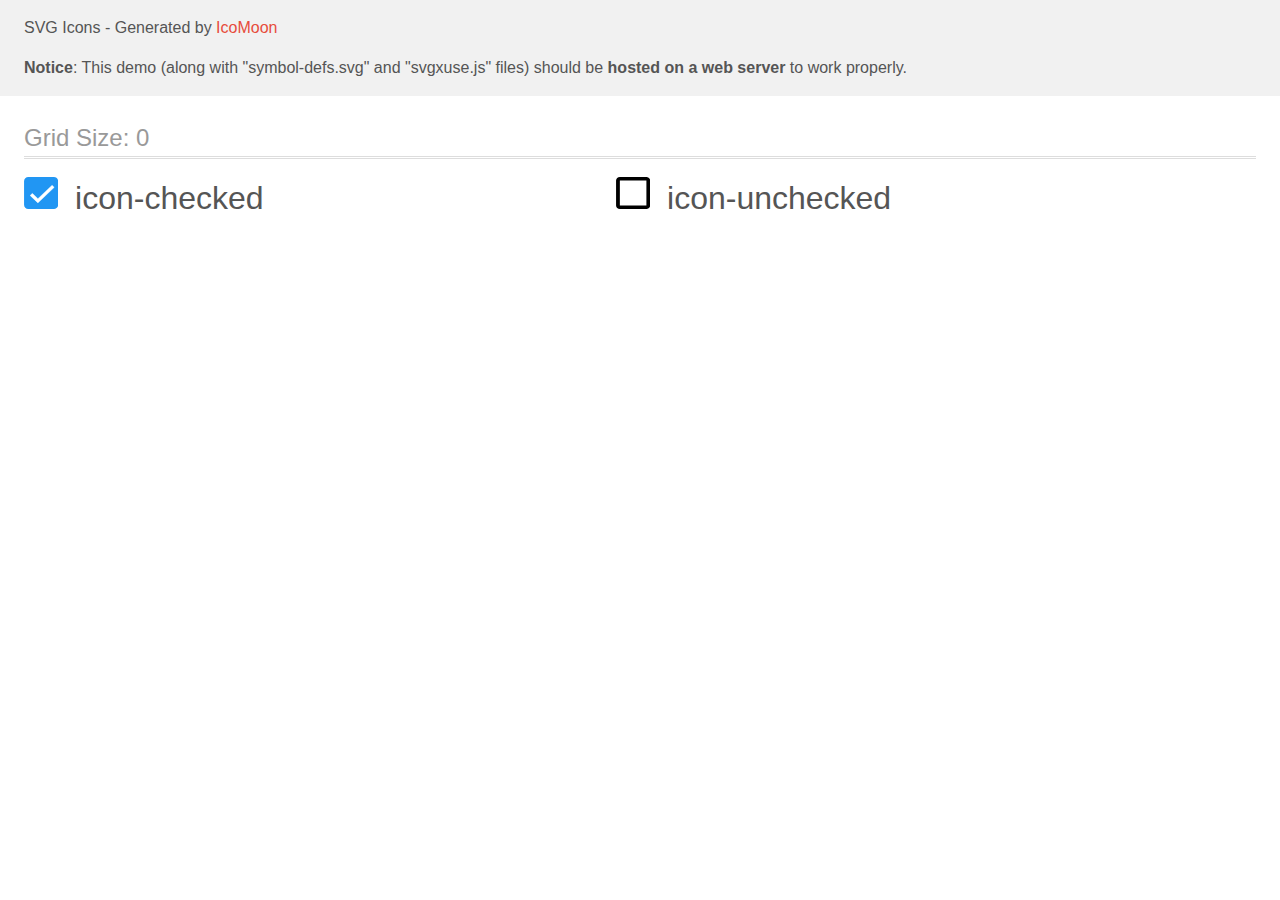
<file: images/svg/icomoon (2)/demo-external-svg.html>
<!doctype html>
<html>
<head>
    <title>IcoMoon - SVG Icons</title>
    <meta charset="utf-8">
    <meta name="viewport" content="width=device-width, initial-scale=1">
    <link rel="stylesheet" href="demo-files/demo.css">
    <link rel="stylesheet" href="style.css">
</head>
<body>
<header class="bgc1 clearfix">
<div class="mhl">
    <p>SVG Icons - Generated by <a href="https://icomoon.io/app">IcoMoon</a></p><p><strong>Notice</strong>: This demo (along with "symbol-defs.svg" and "svgxuse.js" files) should be <b>hosted on a web server</b> to work properly.</p>
</div>
</header>
    <div class="clearfix mhl ptl">
        <h1 class="mvm mtn fgc1">Grid Size: 0</h1>
        <div class="glyph fs1">
            <div class="clearfix pbs">
                <svg class="icon icon-checked"><use xlink:href="symbol-defs.svg#icon-checked"></use></svg><span class="name"> icon-checked</span>
            </div>
        </div>
        <div class="glyph fs1">
            <div class="clearfix pbs">
                <svg class="icon icon-unchecked"><use xlink:href="symbol-defs.svg#icon-unchecked"></use></svg><span class="name"> icon-unchecked</span>
            </div>
        </div>
  </div>
<script defer src="svgxuse.js"></script>
</body>
</html>
</file>
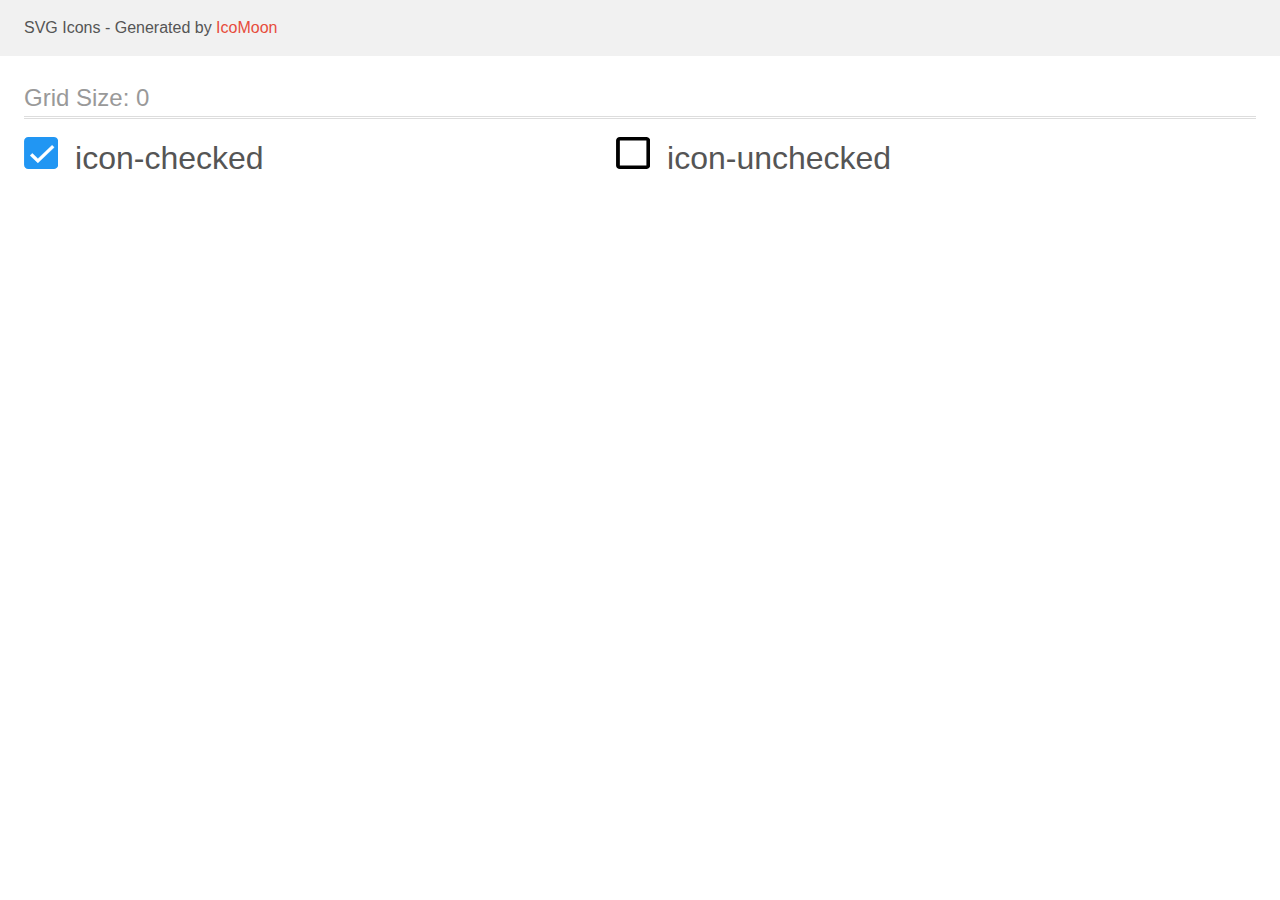
<file: images/svg/icomoon (2)/demo.html>
<!doctype html>
<html>
<head>
    <title>IcoMoon - SVG Icons</title>
    <meta charset="utf-8">
    <meta name="viewport" content="width=device-width, initial-scale=1">
    <link rel="stylesheet" href="demo-files/demo.css">
    <link rel="stylesheet" href="style.css">
</head>
<body>
<svg aria-hidden="true" style="position: absolute; width: 0; height: 0; overflow: hidden;" version="1.1" xmlns="http://www.w3.org/2000/svg" xmlns:xlink="http://www.w3.org/1999/xlink">
<defs>
<symbol id="icon-checked" viewBox="0 0 34 32">
<path fill="#2196f3" style="fill: var(--color1, #2196f3)" d="M4.267 0h25.6c2.356 0 4.267 1.91 4.267 4.267v23.467c0 2.356-1.91 4.267-4.267 4.267h-25.6c-2.356 0-4.267-1.91-4.267-4.267v-23.467c0-2.356 1.91-4.267 4.267-4.267z"></path>
<path fill="#fff" style="fill: var(--color2, #fff); stroke: var(--color2, #fff)" stroke="#fff" stroke-linejoin="miter" stroke-linecap="butt" stroke-miterlimit="4" stroke-width="0.4267" d="M8.442 16.538l-0.147-0.141-0.147 0.139-2.057 1.95 0.162 0.156 7.605 7.253 0.147-0.141 16.171-15.426-0.162-0.154-2.029-1.935-0.147 0.141-13.98 13.325-5.417-5.167z"></path>
</symbol>
<symbol id="icon-unchecked" viewBox="0 0 34 32">
<path d="M30.34 3.556v24.887h-26.547v-24.887h26.547zM30.34 0h-26.547c-2.086 0-3.793 1.6-3.793 3.556v24.887c0 1.956 1.707 3.556 3.793 3.556h26.547c2.086 0 3.793-1.6 3.793-3.556v-24.887c0-1.956-1.707-3.556-3.793-3.556z"></path>
</symbol>
</defs>
</svg>

<header class="bgc1 clearfix">
<div class="mhl">
    <p>SVG Icons - Generated by <a href="https://icomoon.io/app">IcoMoon</a></p>
</div>
</header>
    <div class="clearfix mhl ptl">
        <h1 class="mvm mtn fgc1">Grid Size: 0</h1>
        <div class="glyph fs1">
            <div class="clearfix pbs">
                <svg class="icon icon-checked"><use xlink:href="#icon-checked"></use></svg><span class="name"> icon-checked</span>
            </div>
        </div>
        <div class="glyph fs1">
            <div class="clearfix pbs">
                <svg class="icon icon-unchecked"><use xlink:href="#icon-unchecked"></use></svg><span class="name"> icon-unchecked</span>
            </div>
        </div>
  </div>
<script defer src="svgxuse.js"></script>
</body>
</html>
</file>
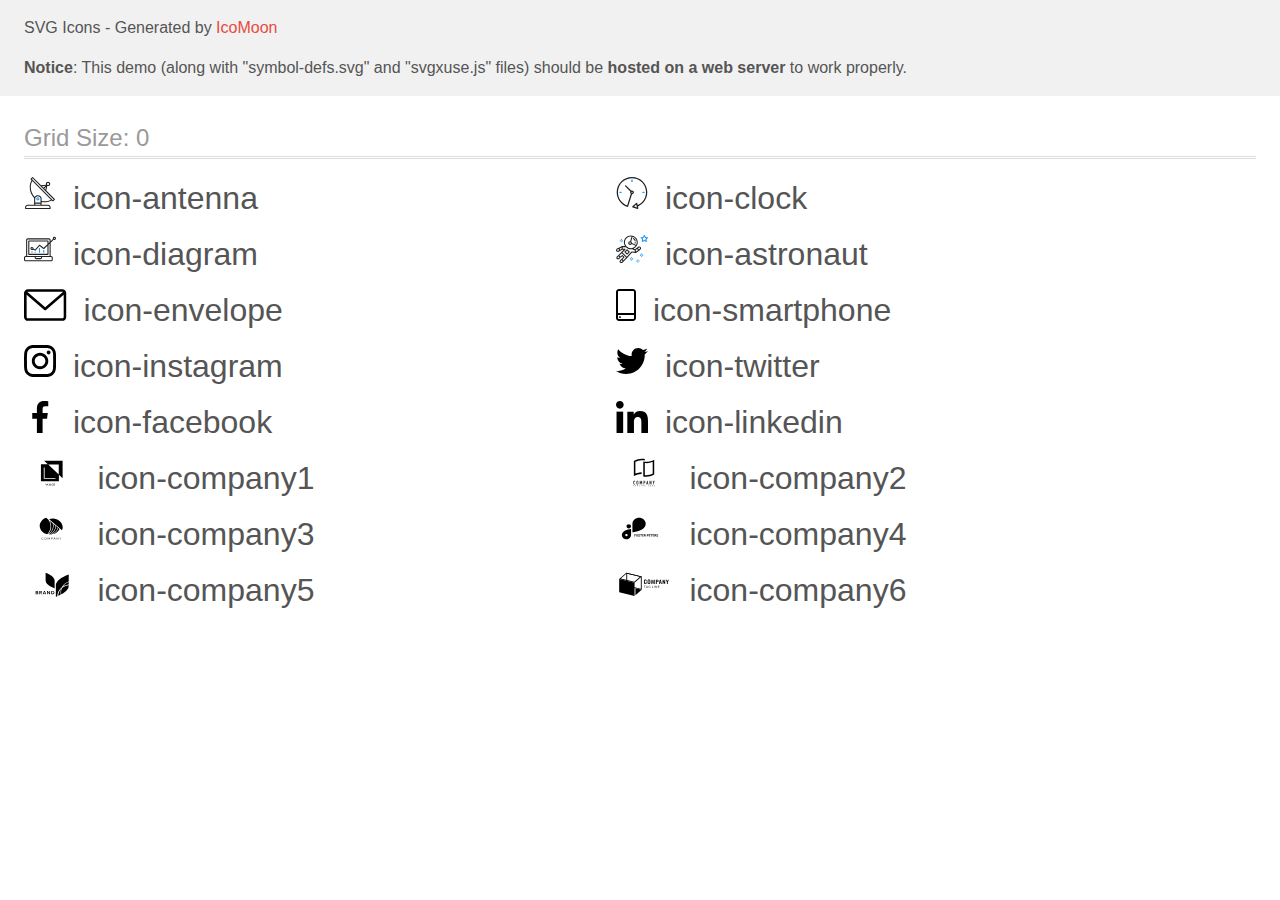
<file: images/svg/icomoon/demo-external-svg.html>
<!doctype html>
<html>
<head>
    <title>IcoMoon - SVG Icons</title>
    <meta charset="utf-8">
    <meta name="viewport" content="width=device-width, initial-scale=1">
    <link rel="stylesheet" href="demo-files/demo.css">
    <link rel="stylesheet" href="style.css">
</head>
<body>
<header class="bgc1 clearfix">
<div class="mhl">
    <p>SVG Icons - Generated by <a href="https://icomoon.io/app">IcoMoon</a></p><p><strong>Notice</strong>: This demo (along with "symbol-defs.svg" and "svgxuse.js" files) should be <b>hosted on a web server</b> to work properly.</p>
</div>
</header>
    <div class="clearfix mhl ptl">
        <h1 class="mvm mtn fgc1">Grid Size: 0</h1>
        <div class="glyph fs1">
            <div class="clearfix pbs">
                <svg class="icon icon-antenna"><use xlink:href="symbol-defs.svg#icon-antenna"></use></svg><span class="name"> icon-antenna</span>
            </div>
        </div>
        <div class="glyph fs1">
            <div class="clearfix pbs">
                <svg class="icon icon-clock"><use xlink:href="symbol-defs.svg#icon-clock"></use></svg><span class="name"> icon-clock</span>
            </div>
        </div>
        <div class="glyph fs1">
            <div class="clearfix pbs">
                <svg class="icon icon-diagram"><use xlink:href="symbol-defs.svg#icon-diagram"></use></svg><span class="name"> icon-diagram</span>
            </div>
        </div>
        <div class="glyph fs1">
            <div class="clearfix pbs">
                <svg class="icon icon-astronaut"><use xlink:href="symbol-defs.svg#icon-astronaut"></use></svg><span class="name"> icon-astronaut</span>
            </div>
        </div>
        <div class="glyph fs1">
            <div class="clearfix pbs">
                <svg class="icon icon-envelope"><use xlink:href="symbol-defs.svg#icon-envelope"></use></svg><span class="name"> icon-envelope</span>
            </div>
        </div>
        <div class="glyph fs1">
            <div class="clearfix pbs">
                <svg class="icon icon-smartphone"><use xlink:href="symbol-defs.svg#icon-smartphone"></use></svg><span class="name"> icon-smartphone</span>
            </div>
        </div>
        <div class="glyph fs1">
            <div class="clearfix pbs">
                <svg class="icon icon-instagram"><use xlink:href="symbol-defs.svg#icon-instagram"></use></svg><span class="name"> icon-instagram</span>
            </div>
        </div>
        <div class="glyph fs1">
            <div class="clearfix pbs">
                <svg class="icon icon-twitter"><use xlink:href="symbol-defs.svg#icon-twitter"></use></svg><span class="name"> icon-twitter</span>
            </div>
        </div>
        <div class="glyph fs1">
            <div class="clearfix pbs">
                <svg class="icon icon-facebook"><use xlink:href="symbol-defs.svg#icon-facebook"></use></svg><span class="name"> icon-facebook</span>
            </div>
        </div>
        <div class="glyph fs1">
            <div class="clearfix pbs">
                <svg class="icon icon-linkedin"><use xlink:href="symbol-defs.svg#icon-linkedin"></use></svg><span class="name"> icon-linkedin</span>
            </div>
        </div>
        <div class="glyph fs1">
            <div class="clearfix pbs">
                <svg class="icon icon-company1"><use xlink:href="symbol-defs.svg#icon-company1"></use></svg><span class="name"> icon-company1</span>
            </div>
        </div>
        <div class="glyph fs1">
            <div class="clearfix pbs">
                <svg class="icon icon-company2"><use xlink:href="symbol-defs.svg#icon-company2"></use></svg><span class="name"> icon-company2</span>
            </div>
        </div>
        <div class="glyph fs1">
            <div class="clearfix pbs">
                <svg class="icon icon-company3"><use xlink:href="symbol-defs.svg#icon-company3"></use></svg><span class="name"> icon-company3</span>
            </div>
        </div>
        <div class="glyph fs1">
            <div class="clearfix pbs">
                <svg class="icon icon-company4"><use xlink:href="symbol-defs.svg#icon-company4"></use></svg><span class="name"> icon-company4</span>
            </div>
        </div>
        <div class="glyph fs1">
            <div class="clearfix pbs">
                <svg class="icon icon-company5"><use xlink:href="symbol-defs.svg#icon-company5"></use></svg><span class="name"> icon-company5</span>
            </div>
        </div>
        <div class="glyph fs1">
            <div class="clearfix pbs">
                <svg class="icon icon-company6"><use xlink:href="symbol-defs.svg#icon-company6"></use></svg><span class="name"> icon-company6</span>
            </div>
        </div>
  </div>
<script defer src="svgxuse.js"></script>
</body>
</html>
</file>
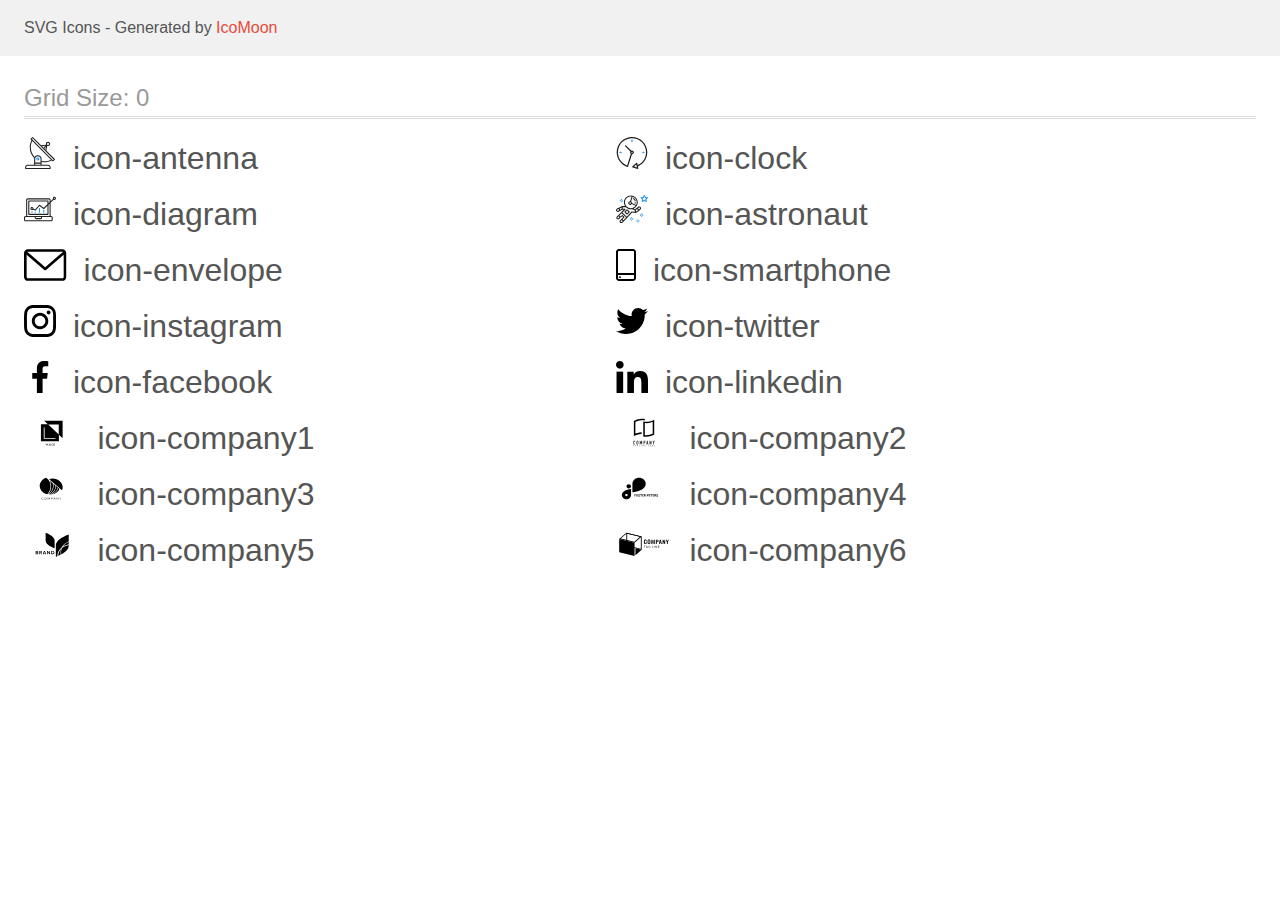
<file: images/svg/icomoon/demo.html>
<!doctype html>
<html>
<head>
    <title>IcoMoon - SVG Icons</title>
    <meta charset="utf-8">
    <meta name="viewport" content="width=device-width, initial-scale=1">
    <link rel="stylesheet" href="demo-files/demo.css">
    <link rel="stylesheet" href="style.css">
</head>
<body>
<svg aria-hidden="true" style="position: absolute; width: 0; height: 0; overflow: hidden;" version="1.1" xmlns="http://www.w3.org/2000/svg" xmlns:xlink="http://www.w3.org/1999/xlink">
<defs>
<symbol id="icon-antenna" viewBox="0 0 32 32">
<path fill="#212121" style="fill: var(--color1, #212121)" d="M30.773 22.098l-8.443-8.505 0.937-4.615c0.242 0.094 0.499 0.144 0.758 0.146h0.006c1.192 0.014 2.17-0.941 2.184-2.133s-0.941-2.17-2.133-2.184c-1.192-0.014-2.17 0.941-2.184 2.133-0.003 0.255 0.039 0.509 0.125 0.749l-4.96 0.605-8.091-8.133c-0.099-0.101-0.235-0.159-0.377-0.16-0.14 0.001-0.274 0.056-0.373 0.155l-1.513 1.504c-0.208 0.208-0.208 0.546 0 0.754l0.814 0.826c-3.153 5.798-2.129 12.978 2.519 17.663 0.043 0.041 0.092 0.074 0.146 0.098-0.034 0.18-0.051 0.364-0.052 0.547v6.187h-6.4c-1.472 0.002-2.665 1.195-2.667 2.667v1.067c0 0.295 0.239 0.533 0.533 0.533h24.533c0.295 0 0.533-0.239 0.533-0.533v-1.067c-0.002-1.472-1.195-2.665-2.667-2.667h-6.4v-2.742c1.003 0.21 2.024 0.317 3.049 0.32 2.458-0.003 4.877-0.615 7.040-1.783l0.818 0.823c0.099 0.101 0.235 0.159 0.377 0.16 0.14-0.001 0.274-0.056 0.373-0.155l1.513-1.504c0.208-0.208 0.208-0.546 0-0.754zM23.28 6.233c0.418-0.415 1.093-0.414 1.508 0.004s0.414 1.093-0.004 1.508c-0.2 0.199-0.47 0.31-0.752 0.31h-0.003c-0.589-0.003-1.064-0.483-1.061-1.072 0.002-0.282 0.115-0.552 0.314-0.751h-0.002zM22.024 9.738l-0.598 2.946-1.175-1.182 1.774-1.763zM21.419 8.836l-1.92 1.909-1.485-1.493 3.405-0.415zM24.004 28.8c0.884 0 1.6 0.716 1.6 1.6v0.533h-23.467v-0.533c0-0.884 0.716-1.6 1.6-1.6h20.267zM16.537 26.667v1.067h-5.333v-1.067h5.333zM11.204 25.6v-4.053c0-1.294 1.196-2.347 2.667-2.347s2.667 1.053 2.667 2.347v4.053h-5.333zM17.604 23.904v-2.357c0-1.882-1.675-3.413-3.733-3.413-1.331-0.020-2.576 0.657-3.281 1.786-4.058-4.274-4.971-10.645-2.279-15.887l18.602 18.708c-2.872 1.461-6.165 1.873-9.309 1.163zM28.893 23.22l-21.057-21.181 0.755-0.752 7.935 7.98c0.004 0 0.006 0.007 0.010 0.010l13.115 13.191-0.757 0.752z"></path>
<path fill="#2196f3" style="fill: var(--color2, #2196f3)" d="M13.876 20.267h-0.005c-0.884-0.001-1.601 0.714-1.602 1.598s0.714 1.601 1.598 1.602h0.005c0.884 0.001 1.601-0.714 1.602-1.598s-0.714-1.601-1.598-1.602zM14.249 22.245c-0.1 0.1-0.236 0.156-0.378 0.155-0.295-0.002-0.532-0.242-0.531-0.536 0.001-0.141 0.057-0.276 0.157-0.375s0.233-0.154 0.373-0.155c0.295 0.002 0.532 0.241 0.53 0.536-0.001 0.141-0.057 0.276-0.157 0.375h0.005z"></path>
</symbol>
<symbol id="icon-clock" viewBox="0 0 32 32">
<path fill="#212121" style="fill: var(--color1, #212121)" d="M31.297 15.301c-0.002-8.452-6.855-15.303-15.308-15.301s-15.303 6.855-15.301 15.308c0.001 6.658 4.307 12.551 10.649 14.576 0.061 0.019 0.124 0.029 0.187 0.029 0.121-0 0.239-0.032 0.342-0.094 0.135-0.080 0.236-0.207 0.283-0.356l3.865-12.25c1.057-0.005 1.909-0.866 1.903-1.923s-0.866-1.909-1.923-1.903c-0.284 0.001-0.565 0.067-0.82 0.191l-5.106-5.107c-0.253-0.245-0.657-0.238-0.902 0.016-0.239 0.247-0.239 0.639 0 0.886l5.103 5.109c-0.392 0.799-0.168 1.764 0.536 2.309l-3.683 11.673c-7.278-2.681-11.004-10.754-8.323-18.032s10.754-11.004 18.032-8.323 11.004 10.754 8.323 18.032c-1.31 3.556-4.001 6.431-7.462 7.973l-0.398-1.874c-0.073-0.344-0.411-0.565-0.756-0.492-0.109 0.023-0.209 0.074-0.292 0.148l-3.837 3.426c-0.263 0.234-0.287 0.637-0.052 0.9 0.076 0.085 0.174 0.149 0.283 0.184l4.899 1.563c0.335 0.108 0.694-0.077 0.802-0.412 0.034-0.106 0.040-0.219 0.017-0.328l-0.391-1.839c5.664-2.388 9.342-7.942 9.329-14.089zM15.992 14.664c0.352 0 0.638 0.286 0.638 0.638s-0.286 0.638-0.638 0.638c-0.352 0-0.638-0.285-0.638-0.638s0.285-0.638 0.638-0.638zM18.093 29.528l2.184-1.948 0.603 2.84-2.787-0.892z"></path>
<path fill="#2196f3" style="fill: var(--color2, #2196f3)" d="M15.354 3.185v1.275c0 0.352 0.285 0.638 0.638 0.638s0.638-0.285 0.638-0.638v-1.275c0-0.352-0.286-0.638-0.638-0.638s-0.638 0.286-0.638 0.638z"></path>
<path fill="#2196f3" style="fill: var(--color2, #2196f3)" d="M3.876 14.664c-0.352 0-0.638 0.286-0.638 0.638s0.285 0.638 0.638 0.638h1.275c0.352 0 0.638-0.285 0.638-0.638s-0.285-0.638-0.638-0.638h-1.275z"></path>
<path fill="#2196f3" style="fill: var(--color2, #2196f3)" d="M28.108 15.939c0.352 0 0.638-0.285 0.638-0.638s-0.285-0.638-0.638-0.638h-1.275c-0.352 0-0.638 0.286-0.638 0.638s0.286 0.638 0.638 0.638h1.275z"></path>
</symbol>
<symbol id="icon-diagram" viewBox="0 0 32 32">
<path fill="#2196f3" style="fill: var(--color2, #2196f3)" d="M14.926 14.965h1.066v4.798h-1.066v-4.797z"></path>
<path fill="#2196f3" style="fill: var(--color2, #2196f3)" d="M19.19 17.097h1.066v2.665h-1.066v-2.665z"></path>
<path fill="#2196f3" style="fill: var(--color2, #2196f3)" d="M10.661 18.696h1.066v1.066h-1.066v-1.066z"></path>
<path fill="#2196f3" style="fill: var(--color2, #2196f3)" d="M7.463 18.163h1.066v1.599h-1.066v-1.599z"></path>
<path fill="#212121" style="fill: var(--color1, #212121)" d="M1.599 28.291h25.587c0.883 0 1.599-0.716 1.599-1.599v-2.132c0-0.883-0.716-1.599-1.599-1.599h-0.533v-13.293l3.028-2.868c0.703 0.346 1.553 0.136 2.013-0.499s0.396-1.508-0.152-2.068-1.42-0.644-2.065-0.198c-0.644 0.446-0.873 1.292-0.542 2.002l-2.281 2.163v-1.23c0-0.883-0.716-1.599-1.599-1.599h-21.322c-0.883 0-1.599 0.716-1.599 1.599v15.992h-0.533c-0.883 0-1.599 0.716-1.599 1.599v2.132c0 0.883 0.716 1.599 1.599 1.599zM30.384 4.837c0.294 0 0.533 0.239 0.533 0.533s-0.239 0.533-0.533 0.533c-0.294 0-0.533-0.239-0.533-0.533s0.239-0.533 0.533-0.533zM3.198 6.969c0-0.294 0.239-0.533 0.533-0.533h21.322c0.294 0 0.533 0.239 0.533 0.533v2.239l-1.066 1.013v-2.186c0-0.294-0.239-0.533-0.533-0.533h-19.19c-0.294 0-0.533 0.239-0.533 0.533v13.326c0 0.294 0.239 0.533 0.533 0.533h19.19c0.294 0 0.533-0.239 0.533-0.533v-9.674l1.066-1.010v12.284h-22.388v-15.992zM7.996 13.899c-0.721-0.002-1.354 0.478-1.546 1.174s0.105 1.433 0.725 1.801c0.62 0.368 1.41 0.276 1.928-0.226l1.853 0.93c0.215 0.108 0.476 0.057 0.636-0.123l3.939-4.431 3.872 2.901c0.208 0.156 0.498 0.139 0.686-0.039l3.365-3.188v8.131h-18.124v-12.26h18.124v2.66l-3.771 3.572-3.904-2.927c-0.222-0.166-0.534-0.135-0.718 0.072l-3.993 4.493-1.493-0.746c0.011-0.064 0.018-0.129 0.020-0.193 0-0.883-0.716-1.599-1.599-1.599zM8.529 15.498c0 0.294-0.239 0.533-0.533 0.533s-0.533-0.239-0.533-0.533c0-0.294 0.239-0.533 0.533-0.533s0.533 0.239 0.533 0.533zM11.727 24.027h5.331v0.533c0 0.294-0.239 0.533-0.533 0.533h-4.264c-0.294 0-0.533-0.239-0.533-0.533v-0.533zM1.066 24.56c0-0.294 0.239-0.533 0.533-0.533h9.062v0.533c0 0.883 0.716 1.599 1.599 1.599h4.264c0.883 0 1.599-0.716 1.599-1.599v-0.533h9.062c0.294 0 0.533 0.239 0.533 0.533v2.132c0 0.294-0.239 0.533-0.533 0.533h-25.587c-0.294 0-0.533-0.239-0.533-0.533v-2.132z"></path>
</symbol>
<symbol id="icon-astronaut" viewBox="0 0 32 32">
<path fill="#2196f3" style="fill: var(--color2, #2196f3)" d="M31.974 4.524c-0.063-0.193-0.229-0.333-0.43-0.363l-1.91-0.278-0.855-1.731c-0.179-0.365-0.777-0.365-0.956 0l-0.855 1.731-1.91 0.278c-0.201 0.029-0.367 0.17-0.431 0.363-0.062 0.193-0.011 0.405 0.135 0.547l1.383 1.348-0.326 1.903c-0.034 0.2 0.048 0.402 0.212 0.522 0.166 0.121 0.382 0.135 0.562 0.040l1.709-0.899 1.709 0.899c0.078 0.041 0.164 0.061 0.249 0.061 0.11 0 0.221-0.034 0.314-0.102 0.164-0.119 0.246-0.322 0.212-0.522l-0.326-1.903 1.383-1.348c0.145-0.142 0.197-0.354 0.135-0.547zM29.511 5.851c-0.125 0.122-0.183 0.299-0.153 0.472l0.191 1.114-1-0.526c-0.078-0.041-0.163-0.061-0.249-0.061s-0.17 0.020-0.249 0.061l-1.001 0.526 0.191-1.114c0.030-0.173-0.028-0.349-0.153-0.472l-0.81-0.789 1.119-0.163c0.174-0.025 0.324-0.134 0.402-0.292l0.5-1.013 0.5 1.013c0.078 0.157 0.228 0.267 0.402 0.292l1.119 0.163-0.809 0.789z"></path>
<path fill="#2196f3" style="fill: var(--color2, #2196f3)" d="M26.134 20.522h-1.067v1.067h1.067v-1.067z"></path>
<path fill="#2196f3" style="fill: var(--color2, #2196f3)" d="M26.134 22.656h-1.067v1.067h1.067v-1.067z"></path>
<path fill="#2196f3" style="fill: var(--color2, #2196f3)" d="M27.2 21.589h-1.067v1.067h1.067v-1.067z"></path>
<path fill="#2196f3" style="fill: var(--color2, #2196f3)" d="M25.067 21.589h-1.067v1.067h1.067v-1.067z"></path>
<path fill="#2196f3" style="fill: var(--color2, #2196f3)" d="M22.4 26.389h-1.067v1.067h1.067v-1.067z"></path>
<path fill="#2196f3" style="fill: var(--color2, #2196f3)" d="M22.4 28.522h-1.067v1.067h1.067v-1.067z"></path>
<path fill="#2196f3" style="fill: var(--color2, #2196f3)" d="M23.467 27.456h-1.067v1.067h1.067v-1.067z"></path>
<path fill="#2196f3" style="fill: var(--color2, #2196f3)" d="M21.333 27.456h-1.067v1.067h1.067v-1.067z"></path>
<path fill="#2196f3" style="fill: var(--color2, #2196f3)" d="M16 24.256h-1.067v1.067h1.067v-1.067z"></path>
<path fill="#2196f3" style="fill: var(--color2, #2196f3)" d="M16 26.389h-1.067v1.067h1.067v-1.067z"></path>
<path fill="#2196f3" style="fill: var(--color2, #2196f3)" d="M17.067 25.322h-1.067v1.067h1.067v-1.067z"></path>
<path fill="#2196f3" style="fill: var(--color2, #2196f3)" d="M14.933 25.322h-1.067v1.067h1.067v-1.067z"></path>
<path fill="#2196f3" style="fill: var(--color2, #2196f3)" d="M5.867 6.122h-1.067v1.067h1.067v-1.067z"></path>
<path fill="#2196f3" style="fill: var(--color2, #2196f3)" d="M5.867 8.255h-1.067v1.067h1.067v-1.067z"></path>
<path fill="#2196f3" style="fill: var(--color2, #2196f3)" d="M6.933 7.189h-1.067v1.067h1.067v-1.067z"></path>
<path fill="#2196f3" style="fill: var(--color2, #2196f3)" d="M4.8 7.189h-1.067v1.067h1.067v-1.067z"></path>
<path fill="#212121" style="fill: var(--color1, #212121)" d="M24.715 14.159c-0.287-0.388-0.709-0.637-1.188-0.705-0.481-0.068-0.956 0.058-1.34 0.352l-1.252 0.96-1.898 1.417-1.358-0.541c2.421-1.086 4.114-3.508 4.114-6.32 0-3.823-3.123-6.933-6.961-6.933s-6.961 3.11-6.961 6.933c0 1.386 0.414 2.674 1.12 3.758l-2.764-0.024c-0.002 0-0.003 0-0.005 0-0.009 0-0.015 0.004-0.023 0.005-0.053 0.002-0.105 0.013-0.155 0.031-0.013 0.005-0.026 0.008-0.038 0.013-0.006 0.003-0.013 0.003-0.019 0.006l-3.233 1.596c-0.001 0-0.001 0-0.001 0.001l-1.893 0.911c-0.021 0.009-0.042 0.021-0.063 0.035-0.755 0.502-1.012 1.489-0.598 2.295 0.22 0.429 0.595 0.745 1.056 0.889 0.178 0.055 0.359 0.083 0.539 0.083 0.29 0 0.577-0.071 0.839-0.211l1.388-0.738 2.264-1.169 1.357-0.008-5.442 5.416c-0.001 0.001-0.001 0.001-0.002 0.001l-1.339 1.333c-0.316 0.315-0.49 0.732-0.49 1.178s0.174 0.863 0.49 1.179c0.325 0.323 0.752 0.485 1.179 0.485s0.854-0.162 1.18-0.485l1.314-1.309 1.741-1.3 0.901 0.897-1.762 1.754c-0 0.001-0.001 0.001-0.002 0.001l-1.339 1.333c-0.316 0.315-0.49 0.732-0.49 1.178s0.174 0.863 0.49 1.179c0.325 0.323 0.753 0.485 1.18 0.485s0.855-0.162 1.18-0.485l3.482-3.467c0.001-0.001 0.001-0.001 0.001-0.002l1.010-1-0.004-0.004c0.006-0.006 0.015-0.009 0.022-0.015l5.166-5.658 3.471 0.494c0.025 0.004 0.050 0.005 0.075 0.005 0.065 0 0.127-0.015 0.187-0.038 0.018-0.006 0.033-0.015 0.050-0.023 0.019-0.010 0.039-0.015 0.058-0.027l3.213-2.133c0.012-0.008 0.018-0.021 0.029-0.029 0.013-0.010 0.029-0.014 0.041-0.026l1.271-1.191c0.662-0.62 0.753-1.635 0.212-2.362zM2.13 17.77c-0.173 0.093-0.37 0.111-0.558 0.052-0.187-0.058-0.338-0.186-0.427-0.358-0.161-0.314-0.068-0.695 0.214-0.902l1.314-0.632 0.449 1.312-0.992 0.528zM5.628 15.942l-1.548 0.8-0.439-1.283 2.027-1.001-0.040 1.484zM20.727 9.322c0 0.918-0.219 1.785-0.599 2.559l-4.181-1.899c-0.044-0.573-0.341-1.075-0.788-1.388l1.464-4.86c2.378 0.756 4.105 2.974 4.105 5.588zM8.938 9.322c0-3.235 2.644-5.867 5.894-5.867 0.253 0 0.5 0.021 0.745 0.052l-1.432 4.754c-0.019-0.001-0.037-0.006-0.057-0.006-1.033 0-1.873 0.837-1.873 1.867s0.84 1.867 1.873 1.867c0.694 0 1.294-0.383 1.618-0.945l3.862 1.755c-1.075 1.446-2.795 2.39-4.737 2.39-3.25 0-5.894-2.632-5.894-5.867zM14.894 10.122c0 0.441-0.362 0.8-0.806 0.8s-0.806-0.359-0.806-0.8c0-0.441 0.362-0.8 0.806-0.8s0.806 0.359 0.806 0.8zM2.465 25.146c-0.236 0.234-0.619 0.234-0.854 0.001-0.114-0.114-0.176-0.263-0.176-0.423s0.062-0.309 0.176-0.421l0.962-0.958 0.851 0.848-0.959 0.955zM5.679 28.88c-0.236 0.234-0.619 0.235-0.855 0.001-0.114-0.114-0.176-0.263-0.176-0.423s0.062-0.309 0.176-0.421l0.963-0.959 0.852 0.848-0.96 0.955zM9.16 25.411c-0.001 0-0.001 0-0.002 0.001l-1.765 1.76-0.852-0.848 1.763-1.755c0 0 0 0 0-0s0.001-0.001 0.002-0.001c0.040-0.040 0.065-0.088 0.090-0.135 0.007-0.014 0.020-0.026 0.026-0.040 0.017-0.041 0.019-0.085 0.026-0.129 0.003-0.025 0.014-0.047 0.014-0.073 0-0.036-0.013-0.070-0.020-0.106-0.006-0.032-0.006-0.065-0.019-0.095-0.020-0.050-0.055-0.094-0.091-0.138-0.010-0.012-0.014-0.027-0.025-0.038 0 0 0 0-0.001 0s-0.001-0.002-0.001-0.002l-1.607-1.6c-0.017-0.017-0.039-0.024-0.058-0.038-0.028-0.022-0.055-0.042-0.087-0.058-0.030-0.015-0.061-0.024-0.093-0.033-0.034-0.010-0.067-0.017-0.103-0.020-0.033-0.002-0.063 0.001-0.095 0.005-0.036 0.004-0.069 0.009-0.104 0.020-0.034 0.011-0.063 0.027-0.094 0.045-0.020 0.011-0.042 0.015-0.061 0.029l-1.773 1.324-0.901-0.897 2.399-2.386 4.361 4.289-0.928 0.919zM15.979 18.394c-0.015-0.002-0.030 0.004-0.045 0.003-0.039-0.002-0.076 0.001-0.115 0.007-0.030 0.005-0.059 0.011-0.088 0.021-0.034 0.012-0.065 0.028-0.097 0.047-0.030 0.018-0.057 0.037-0.083 0.061-0.013 0.011-0.028 0.017-0.040 0.029l-4.698 5.146-4.328-4.257 2.833-2.818c0.209-0.208 0.21-0.546 0.002-0.755-0.105-0.105-0.243-0.157-0.381-0.156v-0.001l-2.219 0.013 0.028-1.607 3.104 0.027c1.265 1.294 3.029 2.101 4.981 2.101 0.437 0 0.864-0.045 1.279-0.123 0.040 0.032 0.079 0.065 0.13 0.085l2.41 0.96 0.331 1.644-3.003-0.427zM20.020 18.572l-0.313-1.558 1.446-1.080 0.947 1.257-2.080 1.381zM23.774 15.741l-0.838 0.785-0.931-1.236 0.831-0.637c0.155-0.119 0.351-0.168 0.543-0.143 0.193 0.027 0.364 0.128 0.48 0.284 0.217 0.292 0.18 0.699-0.085 0.947z"></path>
<path fill="#212121" style="fill: var(--color1, #212121)" d="M13.602 18.544l-2.143-2.133c-0.207-0.207-0.545-0.207-0.753 0l-2.142 2.133c-0.1 0.101-0.157 0.236-0.157 0.378s0.056 0.278 0.157 0.378l2.142 2.133c0.104 0.103 0.241 0.155 0.377 0.155s0.273-0.052 0.376-0.155l2.143-2.133c0.1-0.1 0.157-0.236 0.157-0.378s-0.057-0.278-0.157-0.378zM11.083 20.303l-1.387-1.381 1.387-1.381 1.387 1.381-1.387 1.381z"></path>
<path fill="#212121" style="fill: var(--color1, #212121)" d="M17.164 5.071l-0.258 1.036c0.071 0.018 1.738 0.452 1.738 2.149h1.067c-0-2.017-1.666-2.965-2.547-3.185z"></path>
<path fill="#212121" style="fill: var(--color1, #212121)" d="M19.711 9.322h-1.067v1.067h1.067v-1.067z"></path>
</symbol>
<symbol id="icon-envelope" viewBox="0 0 43 32">
<path d="M38.667 0h-34.667c-2.206 0-4 1.794-4 4v24c0 2.206 1.794 4 4 4h34.667c2.206 0 4-1.794 4-4v-24c0-2.206-1.794-4-4-4zM38.667 2.667c0.181 0 0.353 0.038 0.511 0.103l-17.844 15.466-17.844-15.466c0.158-0.066 0.33-0.103 0.511-0.103h34.667zM38.667 29.333h-34.667c-0.736 0-1.333-0.598-1.333-1.333v-22.413l17.793 15.421c0.251 0.217 0.563 0.326 0.874 0.326s0.622-0.108 0.874-0.326l17.793-15.421v22.413c0 0.736-0.598 1.333-1.333 1.333z"></path>
</symbol>
<symbol id="icon-smartphone" viewBox="0 0 20 32">
<path d="M17 0h-14c-1.654 0-3 1.346-3 3v26c0 1.654 1.346 3 3 3h14c1.654 0 3-1.346 3-3v-26c0-1.654-1.346-3-3-3zM3 2h14c0.552 0 1 0.448 1 1v21h-16v-21c0-0.552 0.448-1 1-1zM17 30h-14c-0.552 0-1-0.448-1-1v-3h16v3c0 0.552-0.448 1-1 1z"></path>
<path d="M4.707 27.478c0.391 0.365 0.391 0.956 0 1.321s-1.024 0.365-1.414 0c-0.391-0.365-0.391-0.956 0-1.321s1.024-0.365 1.414 0z"></path>
</symbol>
<symbol id="icon-instagram" viewBox="0 0 32 32">
<path d="M31.969 9.408c-0.075-1.7-0.35-2.869-0.744-3.882-0.406-1.075-1.032-2.038-1.851-2.838-0.8-0.813-1.769-1.444-2.832-1.844-1.019-0.394-2.182-0.669-3.882-0.744-1.713-0.081-2.257-0.1-6.601-0.1s-4.888 0.019-6.595 0.094c-1.7 0.075-2.869 0.35-3.882 0.744-1.075 0.406-2.038 1.031-2.838 1.85-0.813 0.8-1.444 1.769-1.844 2.832-0.394 1.019-0.669 2.182-0.744 3.882-0.081 1.713-0.1 2.257-0.1 6.601s0.019 4.888 0.094 6.595c0.075 1.7 0.35 2.869 0.744 3.882 0.406 1.075 1.038 2.038 1.85 2.838 0.8 0.813 1.769 1.444 2.832 1.844 1.019 0.394 2.182 0.669 3.882 0.744 1.706 0.075 2.25 0.094 6.595 0.094s4.888-0.019 6.595-0.094c1.7-0.075 2.869-0.35 3.882-0.744 2.151-0.832 3.851-2.532 4.682-4.682 0.394-1.019 0.669-2.182 0.744-3.882 0.075-1.707 0.094-2.251 0.094-6.595s-0.006-4.888-0.081-6.595zM29.087 22.473c-0.069 1.563-0.331 2.407-0.55 2.969-0.538 1.394-1.644 2.5-3.038 3.038-0.563 0.219-1.413 0.481-2.969 0.55-1.688 0.075-2.194 0.094-6.464 0.094s-4.782-0.019-6.464-0.094c-1.563-0.069-2.407-0.331-2.969-0.55-0.694-0.256-1.325-0.663-1.838-1.194-0.531-0.519-0.938-1.144-1.194-1.838-0.219-0.563-0.481-1.413-0.55-2.969-0.075-1.688-0.094-2.194-0.094-6.464s0.019-4.782 0.094-6.464c0.069-1.563 0.331-2.407 0.55-2.969 0.256-0.694 0.663-1.325 1.2-1.838 0.519-0.531 1.144-0.938 1.838-1.194 0.563-0.219 1.413-0.481 2.969-0.55 1.688-0.075 2.194-0.094 6.464-0.094 4.276 0 4.782 0.019 6.464 0.094 1.563 0.069 2.407 0.331 2.969 0.55 0.694 0.256 1.325 0.662 1.838 1.194 0.531 0.519 0.938 1.144 1.194 1.838 0.219 0.563 0.481 1.413 0.55 2.969 0.075 1.688 0.094 2.194 0.094 6.464s-0.019 4.77-0.094 6.458z"></path>
<path d="M16.059 7.783c-4.538 0-8.22 3.682-8.22 8.22s3.682 8.22 8.22 8.22c4.539 0 8.22-3.682 8.22-8.22s-3.682-8.22-8.22-8.22zM16.059 21.335c-2.944 0-5.332-2.388-5.332-5.332s2.388-5.332 5.332-5.332c2.944 0 5.332 2.388 5.332 5.332s-2.388 5.332-5.332 5.332v0z"></path>
<path d="M26.524 7.458c0 1.060-0.859 1.919-1.919 1.919s-1.919-0.859-1.919-1.919c0-1.060 0.859-1.919 1.919-1.919s1.919 0.859 1.919 1.919v0z"></path>
</symbol>
<symbol id="icon-twitter" viewBox="0 0 32 32">
<path d="M32 6.078c-1.19 0.522-2.458 0.868-3.78 1.036 1.36-0.812 2.398-2.088 2.886-3.626-1.268 0.756-2.668 1.29-4.16 1.588-1.204-1.282-2.92-2.076-4.792-2.076-3.632 0-6.556 2.948-6.556 6.562 0 0.52 0.044 1.020 0.152 1.496-5.454-0.266-10.28-2.88-13.522-6.862-0.566 0.982-0.898 2.106-0.898 3.316 0 2.272 1.17 4.286 2.914 5.452-1.054-0.020-2.088-0.326-2.964-0.808 0 0.020 0 0.046 0 0.072 0 3.188 2.274 5.836 5.256 6.446-0.534 0.146-1.116 0.216-1.72 0.216-0.42 0-0.844-0.024-1.242-0.112 0.85 2.598 3.262 4.508 6.13 4.57-2.232 1.746-5.066 2.798-8.134 2.798-0.538 0-1.054-0.024-1.57-0.090 2.906 1.874 6.35 2.944 10.064 2.944 12.072 0 18.672-10 18.672-18.668 0-0.29-0.010-0.57-0.024-0.848 1.302-0.924 2.396-2.078 3.288-3.406z"></path>
</symbol>
<symbol id="icon-facebook" viewBox="0 0 32 32">
<path d="M21.329 5.313h2.921v-5.088c-0.504-0.069-2.237-0.225-4.256-0.225-4.212 0-7.097 2.649-7.097 7.519v4.481h-4.648v5.688h4.648v14.312h5.699v-14.311h4.46l0.708-5.688h-5.169v-3.919c0.001-1.644 0.444-2.769 2.735-2.769z"></path>
</symbol>
<symbol id="icon-linkedin" viewBox="0 0 32 32">
<path d="M31.992 32v-0.001h0.008v-11.736c0-5.741-1.236-10.164-7.948-10.164-3.227 0-5.392 1.771-6.276 3.449h-0.093v-2.913h-6.364v21.364h6.627v-10.579c0-2.785 0.528-5.479 3.977-5.479 3.399 0 3.449 3.179 3.449 5.657v10.401h6.62z"></path>
<path d="M0.528 10.636h6.635v21.364h-6.635v-21.364z"></path>
<path d="M3.843 0c-2.121 0-3.843 1.721-3.843 3.843s1.721 3.879 3.843 3.879c2.121 0 3.843-1.757 3.843-3.879-0.001-2.121-1.723-3.843-3.843-3.843v0z"></path>
</symbol>
<symbol id="icon-company1" viewBox="0 0 57 32">
<path d="M20.267 3.733l3.738 3.538-6.938-0.004v17.166h18.133v-6.564l3.733 3.534v-17.671h-18.667zM35.036 17.455l-10.597-10.032h10.597v10.032zM31.746 21.923h-11.81v-11.545h0.835v10.764h10.975v0.782zM22.725 26.72l-0.436 0.898-0.436-0.898h-0.366l0.637 1.198v0.698h0.331v-0.698l0.635-1.198h-0.365zM23.273 28.615l0.154-0.441h0.734l0.155 0.441h0.344l-0.717-1.896h-0.296l-0.716 1.896h0.342zM23.794 27.122l0.275 0.786h-0.549l0.275-0.786zM25.531 27.863c-0.048 0.073-0.072 0.153-0.072 0.241 0 0.16 0.056 0.29 0.168 0.389s0.263 0.148 0.451 0.148 0.349-0.051 0.484-0.152l0.107 0.126h0.367l-0.279-0.329c0.109-0.149 0.164-0.341 0.164-0.574h-0.275c0 0.128-0.026 0.243-0.079 0.348l-0.366-0.432 0.129-0.094c0.091-0.066 0.157-0.132 0.197-0.198s0.060-0.14 0.060-0.219c0-0.12-0.044-0.22-0.133-0.301s-0.201-0.122-0.339-0.122c-0.153 0-0.274 0.043-0.365 0.13s-0.135 0.203-0.135 0.352c0 0.061 0.014 0.124 0.043 0.189s0.081 0.144 0.155 0.237c-0.141 0.101-0.235 0.188-0.283 0.262zM26.386 28.282c-0.093 0.071-0.193 0.107-0.299 0.107-0.095 0-0.17-0.027-0.227-0.082s-0.085-0.126-0.085-0.214c0-0.102 0.052-0.192 0.156-0.271l0.040-0.029 0.414 0.488zM26.046 27.442c-0.089-0.11-0.134-0.202-0.134-0.275 0-0.063 0.018-0.116 0.055-0.158s0.085-0.063 0.147-0.063c0.057 0 0.105 0.018 0.142 0.053s0.056 0.077 0.056 0.126c0 0.075-0.027 0.136-0.081 0.184l-0.040 0.033-0.145 0.099zM29.132 28.472c0.13-0.114 0.205-0.272 0.224-0.474h-0.328c-0.017 0.135-0.059 0.232-0.124 0.29s-0.162 0.087-0.292 0.087c-0.142 0-0.249-0.054-0.323-0.161s-0.109-0.264-0.109-0.469v-0.168c0.002-0.202 0.041-0.355 0.117-0.46s0.188-0.158 0.331-0.158c0.123 0 0.217 0.030 0.28 0.091s0.104 0.158 0.12 0.294h0.328c-0.021-0.207-0.095-0.368-0.223-0.482s-0.296-0.171-0.505-0.171c-0.155 0-0.293 0.037-0.411 0.111s-0.209 0.179-0.272 0.315c-0.063 0.136-0.095 0.294-0.095 0.473v0.177c0.003 0.174 0.035 0.328 0.098 0.46s0.151 0.234 0.266 0.306c0.115 0.071 0.249 0.107 0.4 0.107 0.216 0 0.389-0.056 0.52-0.169zM31.068 28.206c0.064-0.141 0.096-0.304 0.096-0.49v-0.105c-0.001-0.185-0.034-0.347-0.099-0.486s-0.158-0.247-0.277-0.32c-0.119-0.075-0.256-0.112-0.41-0.112s-0.292 0.038-0.411 0.113c-0.119 0.075-0.211 0.183-0.277 0.324s-0.098 0.305-0.098 0.49v0.107c0.001 0.181 0.034 0.342 0.099 0.48s0.159 0.246 0.279 0.322c0.121 0.075 0.258 0.112 0.411 0.112 0.155 0 0.293-0.037 0.411-0.112s0.212-0.183 0.276-0.323zM30.716 27.135c0.080 0.112 0.12 0.273 0.12 0.483v0.099c0 0.214-0.040 0.376-0.119 0.487s-0.19 0.167-0.336 0.167c-0.144 0-0.257-0.057-0.339-0.171s-0.121-0.275-0.121-0.483v-0.109c0.002-0.204 0.043-0.362 0.122-0.473s0.192-0.168 0.335-0.168c0.146 0 0.258 0.056 0.337 0.168z"></path>
</symbol>
<symbol id="icon-company2" viewBox="0 0 57 32">
<path d="M26.727 3.165h-0.073c-0.112-0.007-0.224-0.010-0.336-0.012v0h-0.243c-0.212 0-0.428 0.005-0.642 0.016-0.016-0.001-0.032-0.001-0.049 0-1.944 0.11-3.848 0.596-5.609 1.431l-0.231 0.111v11.809l0.54-0.183c0.474-0.163 0.978-0.309 1.5-0.445 1.411-0.362 2.861-0.555 4.317-0.574v1.551c-0.193 0.001-0.38 0.007-0.568 0.016h-0.045c-1.121 0.061-2.233 0.232-3.322 0.51-1.378 0.345-2.708 0.863-3.957 1.542v-15.145c1.298-0.757 2.695-1.325 4.151-1.688 1.278-0.33 2.593-0.5 3.913-0.504h0.228c0.273 0.007 0.538 0.019 0.788 0.038 0.658 0.046 1.31 0.15 1.95 0.311v1.527c-0.621-0.145-1.253-0.24-1.889-0.285-0.013-0.001-0.026-0.002-0.039-0.003-0.132-0.011-0.263-0.022-0.386-0.022zM29.415 4.726c0.339 0.026 0.689 0.038 1.044 0.038 1.388-0.005 2.769-0.182 4.114-0.528 1.378-0.346 2.706-0.865 3.956-1.543v14.875c-1.298 0.756-2.696 1.325-4.153 1.688-1.279 0.329-2.593 0.498-3.913 0.503-1 0.008-1.997-0.11-2.968-0.35v-14.971c0.229 0.053 0.465 0.102 0.706 0.142 0.394 0.066 0.81 0.115 1.214 0.145zM36.985 4.841l-0.54 0.182c-0.497 0.167-0.997 0.316-1.5 0.449-1.465 0.377-2.971 0.57-4.483 0.575-0.352 0-0.676-0.010-0.989-0.030l-0.43-0.028v12.148l0.37 0.033c0.343 0.030 0.696 0.045 1.052 0.045 1.191-0.005 2.377-0.159 3.531-0.457 0.95-0.238 1.874-0.57 2.759-0.991l0.231-0.111v-11.813z"></path>
<path d="M19.060 24.113c-0.078-0.080-0.171-0.144-0.274-0.186s-0.214-0.061-0.326-0.057c-0.119-0.002-0.237 0.021-0.347 0.065-0.101 0.040-0.193 0.101-0.27 0.178s-0.135 0.17-0.174 0.271c-0.042 0.107-0.063 0.22-0.062 0.335v2.023c-0.005 0.143 0.022 0.284 0.080 0.415 0.048 0.104 0.117 0.196 0.202 0.271 0.081 0.068 0.176 0.117 0.278 0.144 0.098 0.028 0.2 0.042 0.302 0.042 0.113 0.001 0.224-0.023 0.326-0.070 0.101-0.044 0.193-0.108 0.27-0.187 0.075-0.079 0.135-0.171 0.177-0.271 0.043-0.102 0.065-0.212 0.065-0.323v-0.226h-0.529v0.18c0.002 0.062-0.009 0.123-0.031 0.18-0.017 0.043-0.043 0.082-0.077 0.114-0.033 0.026-0.070 0.046-0.111 0.058-0.036 0.012-0.073 0.018-0.111 0.019-0.047 0.006-0.095-0.002-0.139-0.021s-0.081-0.049-0.11-0.088c-0.050-0.081-0.074-0.176-0.070-0.271v-1.887c-0.003-0.105 0.019-0.208 0.065-0.302 0.027-0.043 0.066-0.077 0.112-0.098s0.097-0.030 0.147-0.024c0.046-0.002 0.091 0.008 0.132 0.028s0.077 0.049 0.104 0.086c0.059 0.078 0.090 0.173 0.088 0.271v0.175h0.524v-0.206c0.001-0.121-0.021-0.241-0.065-0.354-0.039-0.106-0.099-0.203-0.177-0.285v0z"></path>
<path d="M22.202 24.090c-0.169-0.142-0.381-0.221-0.602-0.222-0.108 0-0.215 0.020-0.316 0.057-0.103 0.037-0.198 0.093-0.279 0.165-0.088 0.079-0.158 0.175-0.205 0.283-0.053 0.124-0.079 0.257-0.077 0.392v1.941c-0.004 0.137 0.023 0.272 0.077 0.397 0.048 0.104 0.118 0.197 0.205 0.271 0.081 0.075 0.176 0.133 0.279 0.171 0.101 0.037 0.208 0.056 0.316 0.057s0.215-0.020 0.316-0.057c0.105-0.038 0.202-0.096 0.286-0.171 0.084-0.076 0.152-0.168 0.2-0.271 0.054-0.125 0.081-0.261 0.077-0.397v-1.941c0.003-0.135-0.024-0.268-0.077-0.392-0.047-0.107-0.115-0.203-0.2-0.283v0zM21.955 26.706c0.004 0.052-0.003 0.104-0.021 0.152s-0.047 0.092-0.084 0.128c-0.070 0.059-0.158 0.091-0.249 0.091s-0.179-0.032-0.249-0.091c-0.037-0.036-0.066-0.080-0.084-0.128s-0.025-0.101-0.021-0.152v-1.941c-0.004-0.052 0.003-0.104 0.021-0.152s0.047-0.092 0.084-0.128c0.070-0.059 0.158-0.091 0.249-0.091s0.179 0.032 0.249 0.091c0.037 0.036 0.066 0.080 0.084 0.128s0.025 0.101 0.021 0.152v1.941z"></path>
<path d="M26.329 27.573v-3.674h-0.509l-0.668 1.945h-0.009l-0.673-1.945h-0.503v3.674h0.525v-2.235h0.009l0.514 1.58h0.262l0.518-1.58h0.009v2.235h0.525z"></path>
<path d="M29.311 24.157c-0.081-0.091-0.183-0.16-0.297-0.201-0.123-0.040-0.251-0.059-0.38-0.057h-0.78v3.674h0.523v-1.435h0.27c0.163 0.007 0.326-0.027 0.472-0.1 0.119-0.066 0.218-0.163 0.287-0.281 0.061-0.098 0.101-0.206 0.12-0.32 0.021-0.138 0.030-0.278 0.028-0.418 0.005-0.176-0.012-0.353-0.051-0.525-0.035-0.127-0.101-0.243-0.193-0.338v0zM29.041 25.277c-0.002 0.067-0.019 0.132-0.049 0.191-0.030 0.056-0.077 0.102-0.135 0.129-0.078 0.035-0.162 0.050-0.247 0.046h-0.239v-1.249h0.27c0.081-0.004 0.162 0.012 0.236 0.046 0.054 0.031 0.097 0.079 0.123 0.136 0.029 0.065 0.044 0.134 0.046 0.205 0 0.077 0 0.159 0 0.244s0.005 0.174 0 0.252h-0.005z"></path>
<path d="M31.791 23.899h-0.429l-0.809 3.674h0.523l0.154-0.789h0.714l0.154 0.789h0.524l-0.83-3.674zM31.308 26.283l0.258-1.332h0.009l0.256 1.332h-0.524z"></path>
<path d="M35.173 26.112h-0.009l-0.791-2.213h-0.503v3.674h0.523v-2.209h0.011l0.8 2.209h0.492v-3.674h-0.523v2.213z"></path>
<path d="M38.372 23.899l-0.421 1.461h-0.011l-0.421-1.461h-0.554l0.719 2.121v1.553h0.524v-1.553l0.719-2.121h-0.554z"></path>
<path d="M17.6 28.61h0.252v0.708h0.171v-0.708h0.251v-0.145h-0.675v0.145z"></path>
<path d="M19.721 28.465l-0.331 0.853h0.182l0.070-0.194h0.34l0.073 0.194h0.186l-0.339-0.853h-0.182zM19.694 28.981l0.116-0.316 0.116 0.316h-0.232z"></path>
<path d="M21.818 29.004h0.197v0.11c-0.058 0.046-0.129 0.071-0.202 0.072-0.034 0.002-0.069-0.004-0.1-0.019s-0.059-0.036-0.081-0.063c-0.045-0.065-0.068-0.143-0.063-0.222 0-0.19 0.082-0.285 0.246-0.285 0.043-0.004 0.086 0.007 0.121 0.032s0.061 0.062 0.072 0.104l0.169-0.033c-0.036-0.167-0.156-0.251-0.362-0.251-0.11-0.003-0.216 0.036-0.298 0.11-0.043 0.042-0.076 0.094-0.097 0.15s-0.030 0.117-0.025 0.178c-0.005 0.117 0.034 0.231 0.109 0.32 0.042 0.043 0.092 0.077 0.148 0.098s0.116 0.031 0.176 0.027c0.134 0.004 0.263-0.045 0.362-0.136v-0.336h-0.37v0.144z"></path>
<path d="M23.959 28.465h-0.173v0.853h0.598v-0.145h-0.425v-0.708z"></path>
<path d="M25.769 28.465h-0.173v0.853h0.173v-0.853z"></path>
<path d="M27.539 29.035l-0.349-0.57h-0.167v0.853h0.161v-0.557l0.343 0.557h0.171v-0.853h-0.158v0.57z"></path>
<path d="M29.14 28.943h0.425v-0.145h-0.425v-0.187h0.457v-0.145h-0.63v0.853h0.648v-0.145h-0.475v-0.231z"></path>
<path d="M33.020 28.802h-0.336v-0.336h-0.171v0.853h0.171v-0.373h0.336v0.373h0.171v-0.853h-0.171v0.336z"></path>
<path d="M34.629 28.943h0.426v-0.145h-0.426v-0.187h0.459v-0.145h-0.63v0.853h0.646v-0.145h-0.475v-0.231z"></path>
<path d="M36.812 28.943c0.148-0.023 0.224-0.102 0.224-0.237 0.004-0.036-0.001-0.073-0.016-0.106s-0.038-0.062-0.068-0.083c-0.077-0.039-0.163-0.056-0.25-0.050h-0.362v0.853h0.171v-0.357h0.034c0.037-0.002 0.073 0.004 0.107 0.019 0.025 0.015 0.046 0.037 0.061 0.062l0.186 0.271h0.205l-0.104-0.167c-0.046-0.082-0.111-0.153-0.189-0.205v0zM36.64 28.825h-0.127v-0.214h0.135c0.059-0.005 0.118 0.002 0.174 0.020 0.012 0.011 0.022 0.025 0.029 0.040s0.009 0.032 0.009 0.049c-0.001 0.017-0.005 0.033-0.013 0.048s-0.019 0.027-0.032 0.037c-0.056 0.017-0.115 0.024-0.174 0.020v0z"></path>
<path d="M38.458 28.943h0.425v-0.145h-0.425v-0.187h0.459v-0.145h-0.631v0.853h0.648v-0.145h-0.475v-0.231z"></path>
</symbol>
<symbol id="icon-company3" viewBox="0 0 57 32">
<path d="M19.417 26.187c0.008 0 0.017 0.002 0.025 0.005s0.015 0.007 0.020 0.013l0.116 0.111c-0.090 0.090-0.202 0.162-0.327 0.211-0.147 0.053-0.305 0.079-0.464 0.076-0.149 0.003-0.298-0.021-0.436-0.071-0.125-0.045-0.237-0.113-0.329-0.2-0.094-0.089-0.166-0.194-0.212-0.308-0.051-0.127-0.076-0.261-0.074-0.396-0.002-0.135 0.025-0.27 0.080-0.397 0.051-0.115 0.127-0.22 0.225-0.308 0.099-0.087 0.218-0.155 0.349-0.201 0.143-0.048 0.296-0.072 0.449-0.071 0.143-0.003 0.285 0.019 0.417 0.064 0.115 0.043 0.221 0.104 0.313 0.178l-0.097 0.119c-0.007 0.008-0.015 0.016-0.025 0.021-0.012 0.007-0.025 0.010-0.039 0.009-0.015-0.001-0.030-0.005-0.042-0.013l-0.052-0.032-0.073-0.040c-0.031-0.015-0.064-0.028-0.097-0.039-0.043-0.013-0.087-0.024-0.132-0.032-0.057-0.009-0.115-0.013-0.173-0.013-0.111-0.001-0.22 0.017-0.323 0.053-0.096 0.034-0.182 0.084-0.253 0.149-0.073 0.069-0.128 0.15-0.164 0.238-0.041 0.101-0.061 0.207-0.060 0.313-0.002 0.108 0.018 0.216 0.060 0.318 0.035 0.087 0.090 0.167 0.161 0.236 0.067 0.064 0.149 0.114 0.241 0.147 0.095 0.034 0.197 0.051 0.3 0.050 0.059 0.001 0.119-0.003 0.177-0.010 0.096-0.010 0.188-0.039 0.269-0.085 0.041-0.023 0.079-0.049 0.115-0.078 0.015-0.012 0.035-0.020 0.055-0.020v0z"></path>
<path d="M22.776 25.629c0.002 0.134-0.025 0.267-0.078 0.393-0.047 0.114-0.122 0.218-0.219 0.305s-0.214 0.155-0.344 0.2c-0.285 0.094-0.599 0.094-0.884 0-0.129-0.046-0.245-0.114-0.342-0.201-0.097-0.089-0.172-0.194-0.221-0.308-0.105-0.255-0.105-0.533 0-0.787 0.050-0.115 0.125-0.22 0.221-0.31 0.097-0.084 0.214-0.15 0.342-0.193 0.284-0.096 0.6-0.096 0.884 0 0.129 0.046 0.246 0.114 0.343 0.201 0.096 0.088 0.17 0.191 0.22 0.304 0.054 0.127 0.080 0.261 0.078 0.395zM22.47 25.629c0.002-0.107-0.016-0.214-0.055-0.316-0.033-0.087-0.086-0.168-0.156-0.236-0.068-0.065-0.152-0.116-0.246-0.149-0.207-0.069-0.436-0.069-0.643 0-0.094 0.033-0.178 0.084-0.246 0.149-0.071 0.068-0.125 0.149-0.157 0.236-0.074 0.206-0.074 0.426 0 0.632 0.033 0.087 0.086 0.168 0.157 0.236 0.068 0.065 0.152 0.115 0.246 0.148 0.207 0.067 0.435 0.067 0.643 0 0.093-0.033 0.177-0.083 0.246-0.148 0.070-0.069 0.123-0.149 0.156-0.236 0.039-0.102 0.058-0.209 0.055-0.316v0z"></path>
<path d="M25.067 25.96l0.030 0.071c0.012-0.025 0.022-0.048 0.033-0.071 0.011-0.024 0.024-0.047 0.038-0.070l0.743-1.174c0.015-0.020 0.028-0.033 0.042-0.037 0.020-0.005 0.040-0.007 0.061-0.006h0.22v1.909h-0.26v-1.404c0-0.018 0-0.038 0-0.059-0.001-0.022-0.001-0.044 0-0.066l-0.747 1.19c-0.009 0.018-0.025 0.033-0.044 0.043s-0.041 0.016-0.064 0.016h-0.042c-0.023 0-0.045-0.005-0.064-0.016s-0.034-0.026-0.044-0.044l-0.769-1.198c0 0.023 0 0.046 0 0.068s0 0.043 0 0.061v1.404h-0.252v-1.905h0.22c0.021-0.001 0.041 0.001 0.061 0.006 0.018 0.008 0.032 0.021 0.041 0.037l0.759 1.175c0.015 0.022 0.028 0.045 0.038 0.068v0z"></path>
<path d="M27.864 25.865v0.715h-0.291v-1.906h0.649c0.122-0.002 0.244 0.012 0.362 0.042 0.094 0.023 0.181 0.064 0.256 0.119 0.065 0.052 0.114 0.116 0.145 0.187 0.034 0.078 0.051 0.161 0.049 0.244 0.001 0.084-0.017 0.167-0.054 0.244-0.035 0.073-0.089 0.138-0.157 0.191-0.075 0.057-0.162 0.1-0.257 0.126-0.113 0.031-0.232 0.046-0.35 0.044l-0.352-0.005zM27.864 25.66h0.352c0.076 0.001 0.153-0.009 0.225-0.029 0.060-0.018 0.115-0.046 0.163-0.082 0.044-0.035 0.078-0.078 0.099-0.126 0.024-0.051 0.036-0.105 0.035-0.16 0.003-0.053-0.007-0.106-0.029-0.155s-0.057-0.094-0.102-0.13c-0.111-0.075-0.251-0.112-0.391-0.102h-0.352v0.786z"></path>
<path d="M31.772 26.583h-0.23c-0.023 0.001-0.046-0.006-0.064-0.018-0.017-0.012-0.029-0.027-0.038-0.044l-0.198-0.461h-0.993l-0.205 0.461c-0.008 0.017-0.020 0.032-0.036 0.043-0.018 0.013-0.042 0.020-0.065 0.019h-0.23l0.872-1.909h0.302l0.884 1.909zM30.333 25.874h0.82l-0.346-0.777c-0.026-0.058-0.048-0.118-0.065-0.179l-0.034 0.1c-0.010 0.030-0.022 0.058-0.032 0.081l-0.343 0.776z"></path>
<path d="M33.029 24.682c0.017 0.008 0.032 0.020 0.044 0.034l1.272 1.439c0-0.023 0-0.046 0-0.067s0-0.043 0-0.063v-1.352h0.26v1.909h-0.145c-0.021 0.001-0.041-0.003-0.060-0.011-0.018-0.009-0.034-0.021-0.047-0.035l-1.271-1.438c0.001 0.022 0.001 0.044 0 0.066 0 0.021 0 0.040 0 0.058v1.361h-0.26v-1.909h0.154c0.018-0 0.036 0.003 0.052 0.009v0z"></path>
<path d="M36.748 25.823v0.758h-0.291v-0.758l-0.804-1.15h0.26c0.022-0.001 0.045 0.005 0.063 0.016 0.016 0.012 0.029 0.027 0.039 0.043l0.503 0.742c0.020 0.032 0.038 0.061 0.052 0.088s0.026 0.054 0.036 0.081l0.038-0.082c0.014-0.030 0.031-0.059 0.049-0.087l0.496-0.747c0.010-0.015 0.023-0.028 0.038-0.040 0.017-0.013 0.040-0.020 0.063-0.019h0.263l-0.806 1.155z"></path>
<path d="M24.923 21.47c0.127 0.014 0.255 0.025 0.384 0.035 1.962-0.763 3.622-2.011 4.772-3.588s1.74-3.415 1.695-5.282l-2.162-1.879c0.44 1.988 0.234 4.043-0.594 5.935s-2.245 3.547-4.094 4.779v0z"></path>
<path d="M24.151 21.383l0.058 0.010c1.975-1.228 3.482-2.942 4.323-4.921s0.981-4.133 0.4-6.181l-3.080-2.676c1.246 2.2 1.747 4.661 1.446 7.098s-1.393 4.75-3.147 6.67v0z"></path>
<path d="M34.596 14.841c-0.523 2.052-1.794 3.902-3.624 5.276-0.534 0.404-1.111 0.763-1.722 1.074 1.49-0.38 2.859-1.053 4.003-1.966s2.030-2.042 2.592-3.3l-1.249-1.084z"></path>
<path d="M34.106 14.539l-1.778-1.545c-0.034 1.762-0.61 3.483-1.669 4.986s-2.562 2.731-4.352 3.559h0.009c0.399-0 0.798-0.021 1.194-0.062 1.673-0.593 3.151-1.537 4.303-2.748s1.94-2.65 2.295-4.189v0z"></path>
<path d="M24.409 6.486l-2.122-1.846c-1.897 0.637-3.528 1.756-4.68 3.212s-1.772 3.179-1.778 4.946v0c0.007 1.952 0.763 3.846 2.149 5.383s3.322 2.628 5.501 3.101c1.946-2.060 3.085-4.605 3.252-7.266s-0.647-5.299-2.323-7.53v0z"></path>
<path d="M39.008 14.255c-0.008-2.316-1.070-4.535-2.955-6.173s-4.439-2.561-7.105-2.567v0c-1.232-0.001-2.453 0.196-3.602 0.582l12.99 11.286c0.445-0.998 0.673-2.058 0.672-3.128v0z"></path>
</symbol>
<symbol id="icon-company4" viewBox="0 0 57 32">
<path d="M12.878 11.255h-0.002c-1.279 0-2.316 0.921-2.316 2.058v0.001c0 1.137 1.037 2.058 2.316 2.058h0.002c1.279 0 2.316-0.921 2.316-2.058v-0.001c0-1.137-1.037-2.058-2.316-2.058z"></path>
<path d="M29.971 10.597c-0.004-1.579-0.711-3.092-1.967-4.208s-2.958-1.745-4.735-1.749v0c-1.777 0.003-3.48 0.631-4.737 1.748s-1.964 2.63-1.968 4.209v0 8.706c0 0 13.405-1.327 13.406-8.704v-0.001z"></path>
<path d="M5.867 22.16c0.003 1.098 0.496 2.151 1.369 2.928s2.058 1.215 3.294 1.218v0c1.236-0.003 2.42-0.441 3.294-1.218s1.366-1.829 1.37-2.927v0-6.057c0 0-9.327 0.924-9.327 6.056zM10.53 23.245c-0.242 0-0.478-0.064-0.678-0.183s-0.357-0.289-0.45-0.487c-0.092-0.198-0.117-0.417-0.069-0.627s0.163-0.404 0.334-0.556c0.171-0.152 0.388-0.255 0.625-0.297s0.482-0.020 0.706 0.062c0.223 0.082 0.414 0.221 0.548 0.4s0.206 0.388 0.206 0.603c0.001 0.143-0.031 0.284-0.092 0.417s-0.151 0.252-0.264 0.353c-0.114 0.101-0.248 0.182-0.397 0.236s-0.308 0.083-0.468 0.083v-0.004z"></path>
<path d="M19.956 22.647h-0.9v0.93h-0.469v-2.275h1.481v0.38h-1.012v0.588h0.9v0.378zM22.209 22.491c0 0.224-0.040 0.42-0.119 0.589s-0.193 0.299-0.341 0.391c-0.147 0.092-0.316 0.137-0.506 0.137-0.189 0-0.357-0.045-0.505-0.136s-0.262-0.22-0.344-0.387c-0.081-0.169-0.122-0.363-0.123-0.581v-0.112c0-0.224 0.040-0.421 0.12-0.591 0.081-0.171 0.195-0.302 0.342-0.392 0.148-0.092 0.317-0.137 0.506-0.137s0.358 0.046 0.505 0.137c0.148 0.091 0.262 0.221 0.342 0.392 0.081 0.17 0.122 0.366 0.122 0.589v0.102zM21.734 22.388c0-0.238-0.043-0.42-0.128-0.544s-0.207-0.186-0.366-0.186c-0.157 0-0.279 0.061-0.364 0.184-0.085 0.122-0.129 0.301-0.13 0.538v0.111c0 0.232 0.043 0.412 0.128 0.541s0.208 0.192 0.369 0.192c0.157 0 0.278-0.061 0.363-0.184 0.084-0.124 0.127-0.304 0.128-0.541v-0.111zM23.73 22.98c0-0.089-0.031-0.156-0.094-0.203-0.063-0.048-0.175-0.098-0.337-0.15-0.163-0.053-0.291-0.105-0.386-0.156-0.258-0.14-0.387-0.328-0.387-0.564 0-0.123 0.034-0.232 0.103-0.328 0.070-0.097 0.169-0.172 0.298-0.227 0.13-0.054 0.276-0.081 0.438-0.081 0.163 0 0.307 0.030 0.434 0.089 0.127 0.058 0.226 0.141 0.295 0.248s0.106 0.229 0.106 0.366h-0.469c0-0.104-0.033-0.185-0.098-0.242s-0.158-0.087-0.277-0.087c-0.115 0-0.204 0.024-0.267 0.073-0.064 0.048-0.095 0.111-0.095 0.191 0 0.074 0.037 0.136 0.111 0.186 0.075 0.050 0.185 0.097 0.33 0.141 0.267 0.080 0.461 0.18 0.583 0.298s0.183 0.267 0.183 0.444c0 0.197-0.075 0.352-0.223 0.464-0.149 0.111-0.349 0.167-0.602 0.167-0.175 0-0.334-0.032-0.478-0.095-0.144-0.065-0.254-0.153-0.33-0.264s-0.113-0.241-0.113-0.388h0.47c0 0.251 0.15 0.377 0.45 0.377 0.111 0 0.198-0.022 0.261-0.067 0.063-0.046 0.094-0.109 0.094-0.191zM26.231 21.682h-0.697v1.895h-0.469v-1.895h-0.687v-0.38h1.853v0.38zM27.869 22.591h-0.9v0.609h1.056v0.377h-1.525v-2.275h1.522v0.38h-1.053v0.542h0.9v0.367zM29.142 22.744h-0.373v0.833h-0.469v-2.275h0.845c0.269 0 0.476 0.060 0.622 0.18s0.219 0.289 0.219 0.508c0 0.155-0.034 0.285-0.102 0.389-0.067 0.103-0.168 0.185-0.305 0.247l0.492 0.93v0.022h-0.503l-0.427-0.833zM28.769 22.365h0.378c0.118 0 0.209-0.030 0.273-0.089 0.065-0.060 0.097-0.143 0.097-0.248 0-0.107-0.031-0.192-0.092-0.253-0.060-0.061-0.154-0.092-0.28-0.092h-0.377v0.683zM31.609 22.775v0.802h-0.469v-2.275h0.887c0.171 0 0.321 0.031 0.45 0.094s0.23 0.152 0.3 0.267c0.070 0.115 0.105 0.245 0.105 0.392 0 0.223-0.077 0.399-0.23 0.528-0.152 0.128-0.363 0.192-0.633 0.192h-0.411zM31.609 22.396h0.419c0.124 0 0.218-0.029 0.283-0.088 0.066-0.058 0.098-0.142 0.098-0.25 0-0.111-0.033-0.202-0.098-0.27s-0.156-0.104-0.272-0.106h-0.43v0.714zM34.575 22.591h-0.9v0.609h1.056v0.377h-1.525v-2.275h1.522v0.38h-1.053v0.542h0.9v0.367zM36.75 21.682h-0.697v1.895h-0.469v-1.895h-0.688v-0.38h1.853v0.38zM38.387 22.591h-0.9v0.609h1.056v0.377h-1.525v-2.275h1.522v0.38h-1.053v0.542h0.9v0.367zM39.661 22.744h-0.373v0.833h-0.469v-2.275h0.845c0.269 0 0.476 0.060 0.622 0.18s0.219 0.289 0.219 0.508c0 0.155-0.034 0.285-0.102 0.389-0.067 0.103-0.168 0.185-0.305 0.247l0.492 0.93v0.022h-0.503l-0.427-0.833zM39.287 22.365h0.378c0.118 0 0.209-0.030 0.273-0.089 0.065-0.060 0.097-0.143 0.097-0.248 0-0.107-0.031-0.192-0.092-0.253-0.060-0.061-0.154-0.092-0.28-0.092h-0.377v0.683zM42.042 22.98c0-0.089-0.031-0.156-0.094-0.203-0.063-0.048-0.175-0.098-0.337-0.15-0.163-0.053-0.291-0.105-0.386-0.156-0.258-0.14-0.388-0.328-0.388-0.564 0-0.123 0.034-0.232 0.103-0.328 0.070-0.097 0.169-0.172 0.298-0.227 0.13-0.054 0.276-0.081 0.438-0.081 0.163 0 0.307 0.030 0.434 0.089 0.127 0.058 0.226 0.141 0.295 0.248 0.071 0.107 0.106 0.229 0.106 0.366h-0.469c0-0.104-0.033-0.185-0.098-0.242s-0.158-0.087-0.277-0.087c-0.115 0-0.204 0.024-0.267 0.073-0.064 0.048-0.095 0.111-0.095 0.191 0 0.074 0.037 0.136 0.111 0.186 0.075 0.050 0.185 0.097 0.33 0.141 0.267 0.080 0.461 0.18 0.583 0.298s0.183 0.267 0.183 0.444c0 0.197-0.074 0.352-0.223 0.464-0.149 0.111-0.349 0.167-0.602 0.167-0.175 0-0.334-0.032-0.478-0.095-0.144-0.065-0.254-0.153-0.33-0.264-0.075-0.111-0.112-0.241-0.112-0.388h0.47c0 0.251 0.15 0.377 0.45 0.377 0.111 0 0.198-0.022 0.261-0.067 0.063-0.046 0.094-0.109 0.094-0.191z"></path>
</symbol>
<symbol id="icon-company5" viewBox="0 0 57 32">
<path d="M14.27 23.859c0.13 0.147 0.199 0.332 0.196 0.521 0.007 0.123-0.017 0.247-0.070 0.361s-0.132 0.216-0.233 0.297c-0.252 0.175-0.565 0.26-0.881 0.24h-1.549v-3.302h1.517c0.299-0.018 0.596 0.059 0.84 0.219 0.098 0.075 0.176 0.17 0.227 0.277s0.074 0.224 0.068 0.341c0.009 0.182-0.054 0.361-0.176 0.505-0.118 0.131-0.28 0.222-0.462 0.258 0.205 0.034 0.391 0.134 0.523 0.282v0zM12.454 23.36h0.648c0.147 0.010 0.294-0.029 0.412-0.11 0.049-0.040 0.087-0.090 0.111-0.146s0.034-0.116 0.028-0.176c0.005-0.060-0.005-0.12-0.029-0.175s-0.061-0.106-0.108-0.147c-0.122-0.083-0.273-0.123-0.425-0.111h-0.638v0.866zM13.578 24.627c0.052-0.041 0.093-0.093 0.12-0.151s0.038-0.121 0.034-0.184c0.004-0.064-0.008-0.127-0.035-0.186s-0.069-0.111-0.121-0.153c-0.127-0.086-0.283-0.128-0.44-0.119h-0.68v0.908h0.689c0.155 0.008 0.309-0.032 0.435-0.114v0z"></path>
<path d="M17.371 25.278l-0.844-1.291h-0.317v1.291h-0.726v-3.302h1.374c0.346-0.022 0.689 0.078 0.957 0.281 0.192 0.179 0.308 0.415 0.327 0.666s-0.061 0.499-0.224 0.7c-0.17 0.178-0.401 0.296-0.655 0.336l0.898 1.32h-0.789zM16.21 23.538h0.594c0.412 0 0.618-0.167 0.618-0.5 0.004-0.068-0.007-0.136-0.033-0.2s-0.066-0.122-0.118-0.171c-0.13-0.099-0.298-0.147-0.467-0.134h-0.601l0.007 1.005z"></path>
<path d="M21.339 24.614h-1.446l-0.255 0.665h-0.761l1.328-3.265h0.823l1.323 3.265h-0.761l-0.25-0.665zM21.145 24.114l-0.529-1.394-0.529 1.394h1.057z"></path>
<path d="M26.305 25.278h-0.721l-1.616-2.245v2.245h-0.719v-3.302h0.719l1.616 2.258v-2.258h0.721v3.302z"></path>
<path d="M30.417 24.488c-0.149 0.249-0.376 0.452-0.652 0.582-0.314 0.145-0.662 0.217-1.013 0.208h-1.283v-3.302h1.283c0.351-0.008 0.698 0.061 1.013 0.203 0.276 0.127 0.503 0.328 0.652 0.576 0.148 0.269 0.226 0.565 0.226 0.866s-0.077 0.598-0.226 0.866v0zM29.593 24.409c0.206-0.219 0.319-0.499 0.319-0.788s-0.113-0.569-0.319-0.788c-0.249-0.199-0.573-0.3-0.902-0.281h-0.5v2.137h0.5c0.329 0.019 0.654-0.082 0.902-0.281z"></path>
<path d="M21.79 3.609c0 0 9.301 3.215 9.103 7.867v7.869c0 0-9.294-3.217-9.1-7.869l-0.004-7.867z"></path>
<path d="M39.179 17.503c1.757-1.107 3.788-1.792 5.909-1.994v-2.463c-2.444 0.862-4.517 2.426-5.909 4.457v0z"></path>
<path d="M38.124 18.245c1.438-2.651 3.93-4.696 6.964-5.715v-7.098c0 0-13.245 4.58-12.965 11.205v11.203c0 0 0.59-0.205 1.519-0.589 0-0.358 0-0.719 0.042-1.082 0.274-3.076 1.871-5.926 4.44-7.924v0z"></path>
<path d="M36.864 22.407c0.070-0.777 0.225-1.546 0.463-2.294-1.599 1.725-2.568 3.866-2.77 6.122-0.019 0.213-0.030 0.426-0.035 0.645 0.752-0.331 1.628-0.744 2.548-1.229-0.235-1.067-0.304-2.159-0.206-3.244v0z"></path>
<path d="M37.391 22.447c-0.088 0.982-0.033 1.969 0.164 2.938 3.619-1.983 7.685-5.046 7.528-8.748v-0.323c-2.585 0.265-5.004 1.3-6.885 2.946-0.44 1.020-0.712 2.094-0.807 3.188v0z"></path>
</symbol>
<symbol id="icon-company6" viewBox="0 0 57 32">
<path d="M28.493 14.618c-0.236-0.315-0.349-0.686-0.323-1.061v-1.538c0-0.471 0.107-0.83 0.321-1.075s0.581-0.367 1.102-0.366c0.489 0 0.836 0.104 1.042 0.313 0.224 0.266 0.333 0.592 0.308 0.92v0.361h-0.875v-0.366c0.003-0.12-0.005-0.24-0.025-0.358-0.013-0.081-0.057-0.156-0.125-0.213-0.090-0.061-0.203-0.091-0.317-0.083-0.12-0.008-0.239 0.024-0.333 0.088-0.076 0.063-0.127 0.145-0.145 0.235-0.025 0.126-0.037 0.253-0.034 0.38v1.866c-0.014 0.18 0.025 0.36 0.112 0.524 0.044 0.055 0.104 0.099 0.175 0.127s0.149 0.038 0.226 0.029c0.112 0.008 0.223-0.022 0.31-0.084 0.071-0.061 0.117-0.141 0.13-0.227 0.020-0.124 0.030-0.249 0.027-0.374v-0.379h0.875v0.346c0.025 0.342-0.082 0.682-0.303 0.967-0.201 0.228-0.544 0.343-1.047 0.343s-0.884-0.122-1.1-0.375z"></path>
<path d="M32.137 14.633c-0.221-0.239-0.332-0.588-0.332-1.050v-1.617c0-0.457 0.11-0.802 0.332-1.037s0.591-0.351 1.109-0.35c0.515 0 0.882 0.117 1.103 0.35 0.221 0.235 0.333 0.58 0.333 1.037v1.617c0 0.457-0.112 0.807-0.337 1.048s-0.591 0.361-1.1 0.361c-0.509 0-0.886-0.122-1.109-0.36zM33.654 14.245c0.079-0.15 0.115-0.314 0.105-0.479v-1.98c0.010-0.161-0.025-0.322-0.103-0.469-0.044-0.057-0.106-0.101-0.179-0.129s-0.152-0.037-0.231-0.027c-0.079-0.009-0.159 0-0.231 0.028s-0.135 0.072-0.18 0.129c-0.080 0.146-0.116 0.308-0.105 0.469v1.99c-0.011 0.165 0.025 0.329 0.105 0.479 0.051 0.050 0.114 0.091 0.185 0.119s0.147 0.042 0.225 0.042c0.078 0 0.154-0.014 0.225-0.042s0.134-0.068 0.185-0.119v-0.009z"></path>
<path d="M35.735 10.626h0.942l0.708 2.984 0.725-2.984h0.917l0.092 4.308h-0.678l-0.072-2.994-0.699 2.994h-0.544l-0.725-3.005-0.067 3.005h-0.685l0.085-4.308z"></path>
<path d="M40.176 10.626h1.468c0.846 0 1.268 0.408 1.268 1.223 0 0.781-0.445 1.171-1.335 1.17h-0.5v1.915h-0.906l0.005-4.308zM41.43 12.467c0.090 0.010 0.18 0.003 0.266-0.021s0.165-0.063 0.232-0.115c0.104-0.146 0.15-0.316 0.13-0.486 0.005-0.131-0.010-0.263-0.044-0.391-0.013-0.043-0.036-0.083-0.067-0.118s-0.070-0.065-0.114-0.087c-0.126-0.052-0.265-0.076-0.404-0.069h-0.352v1.287h0.352z"></path>
<path d="M44.218 10.626h0.973l0.998 4.308h-0.844l-0.197-0.993h-0.868l-0.203 0.993h-0.857l0.998-4.308zM45.050 13.441l-0.339-1.808-0.339 1.808h0.678z"></path>
<path d="M46.996 10.626h0.634l1.214 2.457v-2.457h0.752v4.308h-0.603l-1.221-2.565v2.565h-0.777l0.002-4.308z"></path>
<path d="M51.357 13.291l-1.009-2.659h0.85l0.616 1.708 0.578-1.708h0.832l-0.997 2.659v1.642h-0.87v-1.642z"></path>
<path d="M29.892 16.817v0.225h-0.739v1.75h-0.31v-1.75h-0.743v-0.225h1.792z"></path>
<path d="M32.209 18.793h-0.239c-0.024 0.001-0.048-0.005-0.067-0.019-0.018-0.011-0.032-0.027-0.040-0.045l-0.214-0.469h-1.026l-0.214 0.469c-0.006 0.020-0.017 0.038-0.033 0.053-0.019 0.013-0.043 0.020-0.067 0.019h-0.239l0.906-1.976h0.315l0.917 1.968zM30.709 18.059h0.855l-0.362-0.804c-0.027-0.061-0.049-0.123-0.067-0.186-0.013 0.038-0.024 0.073-0.034 0.105l-0.033 0.083-0.359 0.802z"></path>
<path d="M33.771 18.599c0.057 0.003 0.114 0.003 0.17 0 0.049-0.004 0.097-0.012 0.145-0.023 0.044-0.009 0.088-0.021 0.13-0.036 0.040-0.014 0.080-0.031 0.121-0.048v-0.444h-0.362c-0.009 0-0.018-0.001-0.026-0.003s-0.016-0.007-0.023-0.012c-0.006-0.004-0.011-0.010-0.014-0.016s-0.005-0.013-0.004-0.020v-0.152h0.703v0.757c-0.057 0.035-0.118 0.067-0.181 0.094-0.065 0.028-0.132 0.050-0.201 0.067-0.074 0.019-0.15 0.032-0.227 0.041-0.088 0.008-0.176 0.013-0.264 0.012-0.156 0.001-0.311-0.024-0.457-0.073-0.136-0.047-0.259-0.117-0.362-0.206-0.101-0.090-0.18-0.196-0.234-0.313-0.057-0.131-0.085-0.27-0.083-0.41-0.002-0.141 0.026-0.281 0.082-0.413 0.052-0.117 0.132-0.224 0.234-0.313 0.103-0.089 0.227-0.159 0.362-0.205 0.155-0.050 0.32-0.075 0.486-0.074 0.084-0 0.169 0.006 0.252 0.017 0.074 0.010 0.146 0.027 0.216 0.050 0.063 0.021 0.124 0.047 0.181 0.078 0.056 0.031 0.108 0.065 0.158 0.103l-0.087 0.122c-0.007 0.011-0.017 0.021-0.029 0.027s-0.027 0.010-0.041 0.010c-0.020-0.001-0.040-0.006-0.056-0.016-0.027-0.013-0.056-0.028-0.089-0.047-0.038-0.021-0.079-0.039-0.121-0.053-0.054-0.019-0.11-0.033-0.167-0.044-0.076-0.012-0.153-0.018-0.23-0.017-0.12-0.001-0.238 0.017-0.35 0.055-0.101 0.035-0.192 0.088-0.266 0.156-0.075 0.071-0.132 0.155-0.169 0.246-0.081 0.214-0.081 0.445 0 0.659 0.040 0.093 0.101 0.178 0.181 0.249 0.074 0.068 0.164 0.121 0.265 0.156 0.115 0.034 0.237 0.047 0.359 0.039v0z"></path>
<path d="M36.659 18.567h0.989v0.225h-1.292v-1.976h0.31l-0.007 1.75z"></path>
<path d="M38.678 18.792h-0.31v-1.976h0.31v1.976z"></path>
<path d="M39.83 16.826c0.018 0.009 0.034 0.021 0.047 0.036l1.324 1.489c-0.002-0.023-0.002-0.047 0-0.070 0-0.022 0-0.044 0-0.064v-1.408h0.27v1.984h-0.156c-0.023 0.002-0.046-0.002-0.067-0.011-0.019-0.010-0.035-0.023-0.049-0.038l-1.323-1.488c0 0.023 0 0.045 0 0.067s0 0.042 0 0.061v1.408h-0.259v-1.976h0.161c0.017 0 0.035 0.003 0.051 0.009v0z"></path>
<path d="M43.753 16.817v0.217h-1.098v0.652h0.89v0.21h-0.89v0.674h1.098v0.217h-1.417v-1.971h1.417z"></path>
<path d="M11.286 4.616l13.757 3.372v11.818l-13.757-3.371v-11.819zM10.404 3.609v13.401l15.52 3.806v-13.399l-15.52-3.807z"></path>
<path d="M18.722 27.036l-15.522-3.809v-13.399l15.522 3.807v13.401z"></path>
<path d="M10.661 4.465l13.578 3.33-5.774 4.987-13.58-3.332 5.776-4.985zM10.404 3.609l-7.204 6.219 15.522 3.807 7.202-6.219-15.52-3.807z"></path>
<path d="M19.595 26.282l6.329-5.465-6.329-1.553v7.018z"></path>
</symbol>
</defs>
</svg>

<header class="bgc1 clearfix">
<div class="mhl">
    <p>SVG Icons - Generated by <a href="https://icomoon.io/app">IcoMoon</a></p>
</div>
</header>
    <div class="clearfix mhl ptl">
        <h1 class="mvm mtn fgc1">Grid Size: 0</h1>
        <div class="glyph fs1">
            <div class="clearfix pbs">
                <svg class="icon icon-antenna"><use xlink:href="#icon-antenna"></use></svg><span class="name"> icon-antenna</span>
            </div>
        </div>
        <div class="glyph fs1">
            <div class="clearfix pbs">
                <svg class="icon icon-clock"><use xlink:href="#icon-clock"></use></svg><span class="name"> icon-clock</span>
            </div>
        </div>
        <div class="glyph fs1">
            <div class="clearfix pbs">
                <svg class="icon icon-diagram"><use xlink:href="#icon-diagram"></use></svg><span class="name"> icon-diagram</span>
            </div>
        </div>
        <div class="glyph fs1">
            <div class="clearfix pbs">
                <svg class="icon icon-astronaut"><use xlink:href="#icon-astronaut"></use></svg><span class="name"> icon-astronaut</span>
            </div>
        </div>
        <div class="glyph fs1">
            <div class="clearfix pbs">
                <svg class="icon icon-envelope"><use xlink:href="#icon-envelope"></use></svg><span class="name"> icon-envelope</span>
            </div>
        </div>
        <div class="glyph fs1">
            <div class="clearfix pbs">
                <svg class="icon icon-smartphone"><use xlink:href="#icon-smartphone"></use></svg><span class="name"> icon-smartphone</span>
            </div>
        </div>
        <div class="glyph fs1">
            <div class="clearfix pbs">
                <svg class="icon icon-instagram"><use xlink:href="#icon-instagram"></use></svg><span class="name"> icon-instagram</span>
            </div>
        </div>
        <div class="glyph fs1">
            <div class="clearfix pbs">
                <svg class="icon icon-twitter"><use xlink:href="#icon-twitter"></use></svg><span class="name"> icon-twitter</span>
            </div>
        </div>
        <div class="glyph fs1">
            <div class="clearfix pbs">
                <svg class="icon icon-facebook"><use xlink:href="#icon-facebook"></use></svg><span class="name"> icon-facebook</span>
            </div>
        </div>
        <div class="glyph fs1">
            <div class="clearfix pbs">
                <svg class="icon icon-linkedin"><use xlink:href="#icon-linkedin"></use></svg><span class="name"> icon-linkedin</span>
            </div>
        </div>
        <div class="glyph fs1">
            <div class="clearfix pbs">
                <svg class="icon icon-company1"><use xlink:href="#icon-company1"></use></svg><span class="name"> icon-company1</span>
            </div>
        </div>
        <div class="glyph fs1">
            <div class="clearfix pbs">
                <svg class="icon icon-company2"><use xlink:href="#icon-company2"></use></svg><span class="name"> icon-company2</span>
            </div>
        </div>
        <div class="glyph fs1">
            <div class="clearfix pbs">
                <svg class="icon icon-company3"><use xlink:href="#icon-company3"></use></svg><span class="name"> icon-company3</span>
            </div>
        </div>
        <div class="glyph fs1">
            <div class="clearfix pbs">
                <svg class="icon icon-company4"><use xlink:href="#icon-company4"></use></svg><span class="name"> icon-company4</span>
            </div>
        </div>
        <div class="glyph fs1">
            <div class="clearfix pbs">
                <svg class="icon icon-company5"><use xlink:href="#icon-company5"></use></svg><span class="name"> icon-company5</span>
            </div>
        </div>
        <div class="glyph fs1">
            <div class="clearfix pbs">
                <svg class="icon icon-company6"><use xlink:href="#icon-company6"></use></svg><span class="name"> icon-company6</span>
            </div>
        </div>
  </div>
<script defer src="svgxuse.js"></script>
</body>
</html>
</file>
<file: css/styles.css>
/* :root {
 fonts 
  --main-font-familly: 'Roboto', sans-serif;
  --submain-font-family: 'Raleway', sans-serif;
  --main-font-size: 14px;
  --logo-font-size: 26px;
  --submain-font-size: 16px;
  --section-header-font-size: 36px;
  --subsection-header-font-size: 18px;
 text colors 
  --accent-text-color: #2196f3;
  --main-text-color: #212121;
  --light-text-color: #ffffff;
  --dark-text-color: #000000;
  --submain-text-color: #757575;
  --sub-text-color-trans: rgba(255, 255, 255, 0.6);
  --border-color: #ececec;
  --portfolio-border-color: #eeeeee;
  --icon-color: #afb1b8;
 background colors
  --accent-bg-color: #2196f3;
  --main-bg-color: #ffffff;
  --submain-bg-color: #f5f4fa;
  --dark-bg-color: #2f303a;
  --soc-bg-color: rgba(255, 255, 255, 0.1);
  --hero-bg-color: #c4c4c4;
  --hero-bg-overlay: rgba(47, 48, 58, 0.4);
  --we-do-bg: rgba(47, 48, 58, 0.8);
  --portfolio-bg-desc: rgba(33, 150, 243, 0.9);
  --backdriop-bg-color: rgba(0, 0, 0, 0.2);
actions 
  --active-color: #2196f3;
  --active-bg-color: #2196f3;
  --active-bg-btn: #188ce8;
 other 
  --items-main: 4;
  --items-client: 6;
  --indent-main: 30px;
  --indent-client: 30px;
  --items-portfolio: 3;
  --indent-portfolio: 30px;
  --animation: cubic-bezier(0.4, 0, 0.2, 1);
  --animarion-time: 250ms;
} */

/* body {
  font-family: var(--main-font-familly);
  font-size: var(--main-font-size);
  color: var(--main-text-color);
  background-color: var(--main-bg-color);
} */

/* Reset */
/* h1,
h2,
h3,
h4,
h5,
h6,
p {
  margin: 0;
}

ul {
  margin: 0;
  padding: 0;
}

img {
  display: block;
}

.link {
  text-decoration: none;
}

.list {
  list-style-type: none;
} */

/* .container {
  width: 1200px;
  margin: 0 auto;
  padding-left: 15px;
  padding-right: 15px;
} */

/* .accent {
  color: var(--accent-text-color);
} */

/* .visually-hidden {
  position: absolute;
  white-space: nowrap;
  width: 1px;
  height: 1px;
  overflow: hidden;
  border: 0;
  padding: 0;
  clip: rect(0 0 0 0);
  clip-path: inset(50%);
  margin: -1px;
} */

/* .current-text {
  color: var(--active-color);
}

.current-text::after {
  content: '';
  bottom: 0;
  left: 0;
  position: absolute;
  width: 100%;
  height: 4px;
  background-color: var(--accent-bg-color);
  border-radius: 2px;
} */

/* LOGO */
/* .logo {
  font-family: var(--submain-font-family);
  font-weight: 700;
  font-size: 26px;
  line-height: 1.19;
  letter-spacing: 0.03em;
}

.logo--logo-black {
  margin-right: 93px;
  padding-top: 24px;
  padding-bottom: 24px;
  color: var(--dark-text-color);
}

.logo--logo-white {
  display: inline-block;
  margin-bottom: 20px;
  color: var(--light-text-color);
} */

/* Header */

/* .header {
  border-bottom: 1px solid var(--border-color);
}

.header__header-container {
  display: flex;
  justify-content: space-between;
}

.header__contacts {
  display: flex;
  gap: 50px;
}

.header__contacts-link {
  display: flex;
  align-items: center;
  gap: 10px;
  padding-top: 32px;
  padding-bottom: 32px;
  font-weight: 500;
  line-height: 1.14;
  letter-spacing: 0.02em;
  color: var(--submain-text-color);
  transition: color 250ms var(--animation);
}

.header__contacts-link:hover,
.header__contacts-link:focus {
  color: var(--active-color);
}

.header__envelope {
  fill: currentColor;
}

.header__smartphone {
  fill: currentColor;
} */

/* NAV */

/* .nav {
  display: flex;
}

.nav__menu {
  display: flex;
  gap: 50px;
}

.nav__item {
  position: relative;
}

.nav__link {
  display: block;
  padding-top: 32px;
  padding-bottom: 32px;
  font-weight: 500;
  line-height: 1.14;
  letter-spacing: 0.02em;
  color: var(--main-text-color);
  transition: color 250ms var(--animation);
}

.nav__link:hover,
.nav__link:focus {
  color: var(--active-color);
} */

/* Main */
/* 
.section {
  padding-top: 94px;
  padding-bottom: 94px;
}

.title {
  font-weight: 700;
  font-size: 36px;
  line-height: 1.17;
  text-align: center;
  letter-spacing: 0.03em;
  margin-bottom: 50px;
} */

/* Hero */

/* .hero {
  margin: 0 auto;
  width: 1600px;
  padding: 200px 0;
  background-image: linear-gradient(rgba(47, 48, 58, 0.4), rgba(47, 48, 58, 0.4)),
    url('../images/hero-background.jpg');
  background-color: var(--hero-bg-color);
  background-size: cover;
  background-repeat: no-repeat;
  background-position: center;
}

.hero__title {
  margin-left: auto;
  margin-right: auto;
  margin-bottom: 30px;
  font-weight: 900;
  font-size: 44px;
  line-height: 1.36;
  text-align: center;
  letter-spacing: 0.06em;
  text-transform: uppercase;
  color: var(--light-text-color);
  width: 696px;
}

.hero__btn {
  display: block;
  margin: 0 auto;
  padding: 10px 32px;
  font-family: inherit;
  font-weight: 700;
  font-size: 16px;
  line-height: 1.88;
  text-align: center;
  letter-spacing: 0.06em;
  color: var(--light-text-color);
  background-color: var(--accent-bg-color);
  border: none;
  box-shadow: 0px 4px 4px rgba(0, 0, 0, 0.15);
  border-radius: 4px;
  cursor: pointer;
  transition: background-color 250ms var(--animation);
}

.hero__btn:hover,
.hero__btn:focus {
  background: var(--active-bg-btn);
  box-shadow: 0px 4px 4px rgba(0, 0, 0, 0.15);
  border-radius: 4px;
} */

/* Our benefits */

/* .benafits {
  padding-bottom: 0;
}

.benafits__list {
  display: flex;
  gap: 30px;
}

.benafit__title {
  font-size: var(--main-font-size);
  font-weight: 700;
  line-height: 1.14;
  letter-spacing: 0.03em;
  text-transform: uppercase;
  margin-bottom: 10px;
}

.benafit__item {
  flex-basis: calc((100% - (var(--indent-main)) * (var(--items-main) - 1)) / var(--items-main));
}

.benafit__icon-container {
  display: flex;
  align-items: center;
  justify-content: center;
  height: 120px;
  margin-bottom: 30px;
  background-color: var(--submain-bg-color);
}

.benafit__text {
  line-height: 1.71;
  letter-spacing: 0.03em;
  color: var(--submain-text-color);
} */

/* What we do */

/* .works-list {
  display: flex;
  gap: 30px;
}

.works-list__item {
  position: relative;
}

.works-list__img {
  width: 100%;
}

.works-list__title {
  display: flex;
  justify-content: center;
  align-items: center;
  width: 100%;
  height: 70px;
  font-weight: 700;
  font-size: 14px;
  line-height: 1.14;
  text-align: center;
  letter-spacing: 0.03em;
  text-transform: uppercase;
  color: var(--light-text-color);
  background-color: var(--we-do-bg);
  position: absolute;
  bottom: 0;
} */

/* Our team */
/* .team {
  background-color: var(--submain-bg-color);
}

.team__list {
  display: flex;
  gap: 30px;
}

.team__item {
  background-color: var(--main-bg-color);
  flex-basis: calc((100% - (var(--indent-main)) * (var(--items-main) - 1)) / var(--items-main));
  box-shadow: 0px 1px 3px rgba(0, 0, 0, 0.12), 0px 1px 1px rgba(0, 0, 0, 0.14),
    0px 2px 1px rgba(0, 0, 0, 0.2);
  border-radius: 0px 0px 4px 4px;
}
.team__img {
  width: 100%;
}

.team__desc {
  padding-top: 30px;
  padding-bottom: 30px;
  padding-left: 10px;
  padding-right: 10px;
}

.team__header {
  margin-bottom: 10px;
  font-weight: 500;
  font-size: var(--submain-font-size);
  line-height: 1.19;
  text-align: center;
  letter-spacing: 0.03em;
}

.team__text {
  margin-bottom: 16px;
  font-size: var(--submain-font-size);
  line-height: 1.19;
  text-align: center;
  letter-spacing: 0.03em;
  color: var(--submain-text-color);
} */

/* socials */

/* .socials {
  display: flex;
  gap: 10px;
  justify-content: center;
}

.socials__link {
  display: flex;
  align-items: center;
  justify-content: center;
  width: 44px;
  height: 44px;
  border-radius: 50%;
  transition: background-color 250ms var(--animation);
}

.socials__link--team {
  color: var(--icon-color);
}

.socials__link:hover,
.socials__link:focus {
  color: var(--light-text-color);
  background-color: var(--accent-bg-color);
}

.socials__link--footer {
  color: var(--light-text-color);
  background-color: var(--soc-bg-color);
}

.socials__icon {
  fill: currentColor;
} */

/* Clients */

/* .clients {
  display: flex;
  gap: 30px;
  align-items: center;
  justify-content: center;
}

.clients__item {
  flex-basis: calc(
    (100% - (var(--indent-client)) * (var(--items-client) - 1)) / var(--items-client)
  );
}

.clients__link {
  height: 92px;
  display: flex;
  align-items: center;
  justify-content: center;
  color: var(--icon-color);
  border: 1px solid var(--icon-color);
  border-radius: 4px;
  transition: color 250ms var(--animation);
}

.clients__link:hover,
.clients__link:focus {
  color: var(--accent-text-color);
  border: 1px solid var(--accent-text-color);
}

.clients__icon {
  fill: currentColor;
} */

/* Footer */
/* .footer {
  padding-top: 60px;
  padding-bottom: 60px;
  background-color: var(--dark-bg-color);
}

.footer__contacts {
  font-style: normal;
}

.footer__contacts-item:not(:last-child) {
  margin-bottom: 9px;
}

.footer__contacts-link {
  line-height: 1.71;
  letter-spacing: 0.03em;
  color: var(--sub-text-color-trans);
  transition: color 250ms var(--animation);
}

.footer__contacts-link:hover,
.footer__contacts-link:focus {
  color: var(--active-color);
}

.footer__contacts-address {
  color: var(--light-text-color);
}

.footer--container {
  display: flex;
  align-items: baseline;
}

.footer__address {
  margin-right: 70px;
}

.footer__socials {
  margin-right: 93px;
}

.footer__title {
  margin-bottom: 20px;
  font-size: var(--main-font-size);
  font-weight: 700;
  line-height: 1.14;
  letter-spacing: 0.03em;
  text-transform: uppercase;
  color: var(--light-text-color);
}

.footer__email-label {
  display: block;
}

.footer__form {
  display: flex;
  gap: 12px;
}

.footer__form__email {
  color: var(--sub-text-color-trans);
  width: 358px;
  background-color: var(--dark-bg-color);
  padding: 15px 16px;
  border: 1px solid rgba(255, 255, 255, 0.3);
  filter: drop-shadow(0px 4px 4px rgba(0, 0, 0, 0.15));
  border-radius: 4px;
  outline: transparent;
}

.footer__form__email:hover,
.footer__form__email:focus {
  border: 1px solid var(--accent-text-color);
  outline-color: var(--accent-text-color);
}

.footer__form__email::placeholder {
  color: var(--sub-text-color-trans);
}

.footer__sent-btn {
  display: flex;
  gap: 10px;
  align-items: center;
  padding: 10px 28px;
  font-weight: 700;
  font-size: 16px;
  line-height: 1.88;
  text-align: center;
  letter-spacing: 0.06em;
  color: var(--light-text-color);
  background-color: var(--accent-bg-color);
  cursor: pointer;
  border: none;
  box-shadow: 0px 4px 4px rgba(0, 0, 0, 0.15);
  border-radius: 4px;
  transition: background-color 250ms var(--animation);
}

.footer__sent-btn:hover,
.footer__sent-btn:focus {
  background: var(--active-bg-btn);
  box-shadow: 0px 4px 4px rgba(0, 0, 0, 0.15);
}

.footer__sent-icon {
  fill: currentColor;
} */

/* Portfolio */
/* .portfolio {
  font-size: 16px;
}

.portfolio__filters {
  margin-bottom: 50px;
  display: flex;
  justify-content: center;
  gap: 8px;
}

.portfolio__filter-btn {
  padding: 6px 22px;
  font-family: inherit;
  font-size: 16px;
  font-weight: 500;
  line-height: 1.62;
  text-align: center;
  letter-spacing: 0.03em;
  background-color: var(--submain-bg-color);
  cursor: pointer;
  border: none;
  border-radius: 4px;
  transition: box-shadow 250ms var(--animation);
}

.portfolio__filter-btn:hover,
.portfolio__filter-btn:focus {
  color: var(--light-text-color);
  background-color: var(--active-color);
  box-shadow: 0px 3px 1px rgba(0, 0, 0, 0.1), 0px 1px 2px rgba(0, 0, 0, 0.08),
    0px 2px 2px rgba(0, 0, 0, 0.12);
}

.portfolio__list {
  display: flex;
  flex-wrap: wrap;
  gap: 30px;
}

.portfolio__item {
  flex-basis: calc(
    (100% - var(--indent-portfolio) * (var(--items-portfolio) - 1)) / var(--items-portfolio)
  );
}

.portfolio__link {
  display: block;
  transition: box-shadow 250ms var(--animation);
}

.portfolio__img-container {
  position: relative;
  overflow: hidden;
}

.portfolio__link:hover,
.portfolio__link:focus {
  box-shadow: 0px 1px 1px rgba(0, 0, 0, 0.12), 0px 4px 4px rgba(0, 0, 0, 0.06),
    1px 4px 6px rgba(0, 0, 0, 0.16);
}

.portfolio__overlay {
  font-size: 18px;
  line-height: 1.56;
  letter-spacing: 0.03em;
  position: absolute;
  bottom: -1px;
  left: 0;
  width: 100%;
  padding: 63px 24px;
  color: var(--light-text-color);
  background-color: var(--portfolio-bg-desc);
  transform: translateY(100%);
  transition: transform 250ms var(--animation);
}

.portfolio__link:hover .portfolio__overlay {
  transform: translateY(0);
}

.portfolio__desc {
  padding-top: 20px;
  padding-bottom: 20px;
  padding-right: 24px;
  padding-left: 24px;
  border-bottom: 1px solid var(--portfolio-border-color);
  border-left: 1px solid var(--portfolio-border-color);
  border-right: 1px solid var(--portfolio-border-color);
}

.portfolio__item-title {
  margin-bottom: 4px;
  font-weight: 700;
  font-size: 18px;
  line-height: 2;
  letter-spacing: 0.06em;
  color: var(--main-text-color);
}

.portfolio__item-text {
  line-height: 1.88;
  letter-spacing: 0.03em;
  color: var(--submain-text-color);
} */

/* Modal */

/* .backdrop {
  position: fixed;
  top: 0;
  left: 0;

  width: 100%;
  height: 100%;

  background-color: var(--backdriop-bg-color);
  z-index: 100;
  transition: visibility 1000ms, opacity 1000ms;
} */

/* .modal {
  position: absolute;
  top: 50%;
  left: 50%;
  transform: translate(-50%, -50%);

  width: 528px;
  padding: 40px;

  background: var(--main-bg-color);
  box-shadow: 0px 1px 3px rgba(0, 0, 0, 0.12), 0px 1px 1px rgba(0, 0, 0, 0.14),
    0px 2px 1px rgba(0, 0, 0, 0.2);
  border-radius: 4px;
}

.modal__close-btn {
  display: flex;
  align-items: center;
  justify-content: center;

  position: absolute;
  top: 8px;
  right: 8px;

  width: 30px;
  height: 30px;
  padding: 0;

  color: var(--dark-text-color);
  background: var(--main-bg-color);
  border: 1px solid rgba(0, 0, 0, 0.1);
  border-radius: 50%;
  cursor: pointer;
}

.modal__close-icon {
  fill: currentColor;
}

.modal__close-btn:hover .modal__close-icon,
.modal__close-btn:focus .modal__close-icon {
  fill: var(--accent-text-color);
}

.backdrop.is-hidden {
  opacity: 0;
  pointer-events: none;
  visibility: hidden;
}

.modal__title {
  display: block;
  margin-bottom: 12px;
  font-weight: 700;
  font-size: 20px;
  line-height: calc(23 / 20);
  text-align: center;
  letter-spacing: 0.03em;
}

.modal__form-group {
  margin-bottom: 20px;
}

.modal__label {
  display: block;
  position: relative;
  margin-bottom: 10px;
}

.modal__label:focus-within > .modal__icon,
.modal__label:hover > .modal__icon {
  fill: var(--accent-bg-color);
}

.modal__label-text {
  display: block;
  margin-bottom: 4px;
  color: var(--submain-text-color);
  font-size: 12px;
  line-height: calc(14 / 12);
  letter-spacing: 0.01em;
}

.modal__form-input {
  width: 100%;
  padding: 11px 46px;
  border: 1px solid rgba(33, 33, 33, 0.2);
  border-radius: 4px;
  outline: transparent;
  transition: border-color var(--animarion-time) var(--animation);
}

.modal__form-input:focus-within,
.modal__form-input:hover {
  border: 1px solid var(--accent-text-color);
  outline-color: var(--accent-text-color);
}

.modal__icon {
  position: absolute;
  top: 50%;
  left: 11px;
  transform: translate(50%);
}

.modal__comment {
  display: block;
  padding: 12px 18px;
  width: 100%;
  border: 1px solid rgba(33, 33, 33, 0.2);
  border-radius: 4px;
  resize: none;
  outline: transparent;
  transition: border-color var(--animarion-time) var(--animation);
}

.modal__comment:hover,
.modal__comment:focus-within {
  border: 1px solid var(--accent-text-color);
  outline-color: var(--accent-text-color);
}

.modal__comment::placeholder {
  font-size: 12px;
  line-height: calc(14 / 12);
  letter-spacing: 0.01em;
  color: rgba(117, 117, 117, 0.5);
}

.modal__label--agriment {
  color: var(--submain-text-color);
  display: flex;
  align-items: center;
  justify-content: center;
  gap: 7px;
  margin-bottom: 30px;
}

.modal__agriment-text {
  user-select: none;
}

.modal__agriment-link {
  color: var(--accent-text-color);
}

.modal__ckeck-icon {
  opacity: 0;
  transition: opacity var(--animarion-time) var(--animation);
}

.modal__agriment-checkbox:checked + .modal__agriment-icon .modal__ckeck-icon {
  opacity: 1;
}

.modal__ckeck-icon--unckecked {
  opacity: 1;
}

.modal__agriment-checkbox:checked + .modal__agriment-icon .modal__ckeck-icon--unckecked {
  opacity: 0;
}

.modal__send-btn {
  display: block;
  margin: 0 auto;
  padding: 10px 52px;
  font-weight: 700;
  font-size: 16px;
  line-height: 1.88;
  text-align: center;
  letter-spacing: 0.06em;
  color: var(--light-text-color);
  background-color: var(--accent-bg-color);
  cursor: pointer;
  border: none;
  box-shadow: 0px 4px 4px rgba(0, 0, 0, 0.15);
  border-radius: 4px;
  transition: background-color 250ms var(--animation);
}

.modal__send-btn:hover,
.modal__send-btn:focus {
  background: var(--active-bg-btn);
  box-shadow: 0px 4px 4px rgba(0, 0, 0, 0.15);
} */
</file>
<file: images/svg/icomoon (1)/demo-files/demo.css>
body {
  padding: 0;
  margin: 0;
  font-family: sans-serif;
  font-size: 1em;
  line-height: 1.5;
  color: #555;
  background: #fff;
}
h1 {
  font-size: 1.5em;
  font-weight: normal;
  box-shadow: 0 1px #ddd, 0 2px #fff, 0 3px #ddd;
}
small {
  font-size: .66666667em;
}
a {
  color: #e74c3c;
  text-decoration: none;
}
a:hover, a:focus {
  box-shadow: 0 1px #e74c3c;
}
.bshadow0, input {
  box-shadow: inset 0 -2px #e7e7e7;
}
input:hover {
  box-shadow: inset 0 -2px #ccc;
}
input, fieldset {
  font-size: 1em;
  margin: 0;
  padding: 0;
  border: 0;
}
input {
  color: inherit;
  line-height: 1.5;
  height: 1.5em;
  padding: .25em 0;
}
input:focus {
  outline: none;
  box-shadow: inset 0 -2px #449fdb;
}
.glyph {
  font-size: 16px;
  margin-right: 1.5em;
  float: left;
  width: 17em;
}
svg {
  color: #000;
}
.liga {
  width: 80%;
  width: calc(100% - 2.5em);
}
.talign-right {
  text-align: right;
}
.talign-center {
  text-align: center;
}
.bgc1 {
  background: #f1f1f1;
}
.fgc0 {
  color: #000;
}
.fgc1 {
  color: #999;
}
p {
  margin-top: 1em;
  margin-bottom: 1em;
}
.mvm {
  margin-top: .75em;
  margin-bottom: .75em;
}
.mtn {
  margin-top: 0;
}
.mtl, .mal {
  margin-top: 1.5em;
}
.mbl, .mal {
  margin-bottom: 1.5em;
}
.mal, .mhl {
  margin-left: 1.5em;
  margin-right: 1.5em;
}
.mhmm {
  margin-left: 1em;
  margin-right: 1em;
}
.ptl {
  padding-top: 1.5em;
}
.pbs, .pvs {
  padding-bottom: .25em;
}
.pvs, .pts {
  padding-top: .25em;
}
.unit {
  float: left;
}
.unitRight {
  float: right;
}
.size1of2 {
  width: 50%;
}
.size1of1 {
  width: 100%;
}
.clearfix:before, .clearfix:after {
  content: " ";
  display: table;
}
.clearfix:after {
  clear: both;
}
.hidden-true {
  display: none;
}
.textbox0 {
  width: 3em;
  background: #f1f1f1;
  padding: .25em .5em;
  line-height: 1.5;
  height: 1.5em;
}
.fs0 {
  font-size: 16px;
}
.fs1 {
  font-size: 32px;
}
.name {
  margin-left: .25em;
}
</file>
<file: images/svg/icomoon (1)/style.css>
.icon {
  display: inline-block;
  width: 1em;
  height: 1em;
  stroke-width: 0;
  stroke: currentColor;
  fill: currentColor;
}

/* ==========================================
Single-colored icons can be modified like so:
.icon-name {
  font-size: 32px;
  color: red;
}
========================================== */
</file>
<file: images/svg/icomoon (2)/demo-files/demo.css>
body {
  padding: 0;
  margin: 0;
  font-family: sans-serif;
  font-size: 1em;
  line-height: 1.5;
  color: #555;
  background: #fff;
}
h1 {
  font-size: 1.5em;
  font-weight: normal;
  box-shadow: 0 1px #ddd, 0 2px #fff, 0 3px #ddd;
}
small {
  font-size: .66666667em;
}
a {
  color: #e74c3c;
  text-decoration: none;
}
a:hover, a:focus {
  box-shadow: 0 1px #e74c3c;
}
.bshadow0, input {
  box-shadow: inset 0 -2px #e7e7e7;
}
input:hover {
  box-shadow: inset 0 -2px #ccc;
}
input, fieldset {
  font-size: 1em;
  margin: 0;
  padding: 0;
  border: 0;
}
input {
  color: inherit;
  line-height: 1.5;
  height: 1.5em;
  padding: .25em 0;
}
input:focus {
  outline: none;
  box-shadow: inset 0 -2px #449fdb;
}
.glyph {
  font-size: 16px;
  margin-right: 1.5em;
  float: left;
  width: 17em;
}
svg {
  color: #000;
}
.liga {
  width: 80%;
  width: calc(100% - 2.5em);
}
.talign-right {
  text-align: right;
}
.talign-center {
  text-align: center;
}
.bgc1 {
  background: #f1f1f1;
}
.fgc0 {
  color: #000;
}
.fgc1 {
  color: #999;
}
p {
  margin-top: 1em;
  margin-bottom: 1em;
}
.mvm {
  margin-top: .75em;
  margin-bottom: .75em;
}
.mtn {
  margin-top: 0;
}
.mtl, .mal {
  margin-top: 1.5em;
}
.mbl, .mal {
  margin-bottom: 1.5em;
}
.mal, .mhl {
  margin-left: 1.5em;
  margin-right: 1.5em;
}
.mhmm {
  margin-left: 1em;
  margin-right: 1em;
}
.ptl {
  padding-top: 1.5em;
}
.pbs, .pvs {
  padding-bottom: .25em;
}
.pvs, .pts {
  padding-top: .25em;
}
.unit {
  float: left;
}
.unitRight {
  float: right;
}
.size1of2 {
  width: 50%;
}
.size1of1 {
  width: 100%;
}
.clearfix:before, .clearfix:after {
  content: " ";
  display: table;
}
.clearfix:after {
  clear: both;
}
.hidden-true {
  display: none;
}
.textbox0 {
  width: 3em;
  background: #f1f1f1;
  padding: .25em .5em;
  line-height: 1.5;
  height: 1.5em;
}
.fs0 {
  font-size: 16px;
}
.fs1 {
  font-size: 32px;
}
.name {
  margin-left: .25em;
}
</file>
<file: images/svg/icomoon (2)/style.css>
.icon {
  display: inline-block;
  width: 1em;
  height: 1em;
  stroke-width: 0;
  stroke: currentColor;
  fill: currentColor;
}

/* ==========================================
Single-colored icons can be modified like so:
.icon-name {
  font-size: 32px;
  color: red;
}
========================================== */

.icon-checked {
  width: 1.06640625em;
}

.icon-unchecked {
  width: 1.06640625em;
}
</file>
<file: images/svg/icomoon/demo-files/demo.css>
body {
  padding: 0;
  margin: 0;
  font-family: sans-serif;
  font-size: 1em;
  line-height: 1.5;
  color: #555;
  background: #fff;
}
h1 {
  font-size: 1.5em;
  font-weight: normal;
  box-shadow: 0 1px #ddd, 0 2px #fff, 0 3px #ddd;
}
small {
  font-size: .66666667em;
}
a {
  color: #e74c3c;
  text-decoration: none;
}
a:hover, a:focus {
  box-shadow: 0 1px #e74c3c;
}
.bshadow0, input {
  box-shadow: inset 0 -2px #e7e7e7;
}
input:hover {
  box-shadow: inset 0 -2px #ccc;
}
input, fieldset {
  font-size: 1em;
  margin: 0;
  padding: 0;
  border: 0;
}
input {
  color: inherit;
  line-height: 1.5;
  height: 1.5em;
  padding: .25em 0;
}
input:focus {
  outline: none;
  box-shadow: inset 0 -2px #449fdb;
}
.glyph {
  font-size: 16px;
  margin-right: 1.5em;
  float: left;
  width: 17em;
}
svg {
  color: #000;
}
.liga {
  width: 80%;
  width: calc(100% - 2.5em);
}
.talign-right {
  text-align: right;
}
.talign-center {
  text-align: center;
}
.bgc1 {
  background: #f1f1f1;
}
.fgc0 {
  color: #000;
}
.fgc1 {
  color: #999;
}
p {
  margin-top: 1em;
  margin-bottom: 1em;
}
.mvm {
  margin-top: .75em;
  margin-bottom: .75em;
}
.mtn {
  margin-top: 0;
}
.mtl, .mal {
  margin-top: 1.5em;
}
.mbl, .mal {
  margin-bottom: 1.5em;
}
.mal, .mhl {
  margin-left: 1.5em;
  margin-right: 1.5em;
}
.mhmm {
  margin-left: 1em;
  margin-right: 1em;
}
.ptl {
  padding-top: 1.5em;
}
.pbs, .pvs {
  padding-bottom: .25em;
}
.pvs, .pts {
  padding-top: .25em;
}
.unit {
  float: left;
}
.unitRight {
  float: right;
}
.size1of2 {
  width: 50%;
}
.size1of1 {
  width: 100%;
}
.clearfix:before, .clearfix:after {
  content: " ";
  display: table;
}
.clearfix:after {
  clear: both;
}
.hidden-true {
  display: none;
}
.textbox0 {
  width: 3em;
  background: #f1f1f1;
  padding: .25em .5em;
  line-height: 1.5;
  height: 1.5em;
}
.fs0 {
  font-size: 16px;
}
.fs1 {
  font-size: 32px;
}
.name {
  margin-left: .25em;
}
</file>
<file: images/svg/icomoon/style.css>
.icon {
  display: inline-block;
  width: 1em;
  height: 1em;
  stroke-width: 0;
  stroke: currentColor;
  fill: currentColor;
}

/* ==========================================
Single-colored icons can be modified like so:
.icon-name {
  font-size: 32px;
  color: red;
}
========================================== */

.icon-envelope {
  width: 1.3330078125em;
}

.icon-smartphone {
  width: 0.625em;
}

.icon-company1 {
  width: 1.7666015625em;
}

.icon-company2 {
  width: 1.7666015625em;
}

.icon-company3 {
  width: 1.7666015625em;
}

.icon-company4 {
  width: 1.7666015625em;
}

.icon-company5 {
  width: 1.7666015625em;
}

.icon-company6 {
  width: 1.7666015625em;
}
</file>
<file: css/main.min.css>
:root{--main-font-familly: "Roboto", sans-serif;--submain-font-family: "Raleway", sans-serif;--main-font-size: 14px;--logo-font-size: 26px;--submain-font-size: 16px;--section-header-font-size: 36px;--subsection-header-font-size: 18px;--accent-text-color: #2196f3;--main-text-color: #212121;--light-text-color: #ffffff;--dark-text-color: #000000;--submain-text-color: #757575;--sub-text-color-trans: rgba(255, 255, 255, 0.6);--border-color: #ececec;--portfolio-border-color: #eeeeee;--icon-color: #afb1b8;--accent-bg-color: #2196f3;--main-bg-color: #ffffff;--submain-bg-color: #f5f4fa;--dark-bg-color: #2f303a;--soc-bg-color: rgba(255, 255, 255, 0.1);--hero-bg-color: #c4c4c4;--hero-bg-overlay: rgba(47, 48, 58, 0.4);--we-do-bg: rgba(47, 48, 58, 0.8);--portfolio-bg-desc: rgba(33, 150, 243, 0.9);--backdriop-bg-color: rgba(0, 0, 0, 0.2);--active-color: #2196f3;--active-bg-color: #2196f3;--active-bg-btn: #188ce8;--items-main: 4;--items-client: 6;--indent-main: 30px;--indent-client: 30px;--items-portfolio: 3;--indent-portfolio: 30px;--animation: cubic-bezier(0.4, 0, 0.2, 1);--animarion-time: 250ms}.visually-hidden{position:absolute;white-space:nowrap;width:1px;height:1px;overflow:hidden;border:0;padding:0;clip:rect(0 0 0 0);-webkit-clip-path:inset(50%);clip-path:inset(50%);margin:-1px}h1,h2,h3,h4,h5,h6,p{margin:0}ul{margin:0;padding:0}img{display:block}.link{text-decoration:none}.list{list-style-type:none}body{font-family:var(--main-font-familly);font-size:var(--main-font-size);color:var(--main-text-color);background-color:var(--main-bg-color)}.accent{color:var(--accent-text-color)}.title{font-weight:700;font-size:36px;line-height:1.17;text-align:center;letter-spacing:.03em;margin-bottom:50px}.backdrop{position:fixed;top:0;left:0;width:100%;height:100%;background-color:var(--backdriop-bg-color);z-index:100;-webkit-transition:visibility 1000ms,opacity 1000ms;transition:visibility 1000ms,opacity 1000ms}.backdrop.is-hidden{opacity:0;pointer-events:none;visibility:hidden}.container{width:1200px;margin:0 auto;padding-left:15px;padding-right:15px}.header{border-bottom:1px solid var(--border-color)}.header__container{display:-webkit-box;display:-ms-flexbox;display:flex;-webkit-box-pack:justify;-ms-flex-pack:justify;justify-content:space-between}.header__contacts{display:-webkit-box;display:-ms-flexbox;display:flex;gap:50px}.header__contact-icon{fill:currentColor}.header__contacts-link{display:-webkit-box;display:-ms-flexbox;display:flex;-webkit-box-align:center;-ms-flex-align:center;align-items:center;gap:10px;padding-top:32px;padding-bottom:32px;font-weight:500;line-height:1.14;letter-spacing:.02em;color:var(--submain-text-color);-webkit-transition:color 250ms var(--animation);transition:color 250ms var(--animation)}.header__contacts-link:hover,.header__contacts-link:focus{color:var(--active-color)}.hero{margin:0 auto;width:1600px;padding:200px 0;background-image:-webkit-gradient(linear, left top, left bottom, from(rgba(47, 48, 58, 0.4)), to(rgba(47, 48, 58, 0.4))),url("../images/hero-background.jpg");background-image:linear-gradient(rgba(47, 48, 58, 0.4), rgba(47, 48, 58, 0.4)),url("../images/hero-background.jpg");background-color:var(--hero-bg-color);background-size:cover;background-repeat:no-repeat;background-position:center}.hero__title{margin-left:auto;margin-right:auto;margin-bottom:30px;font-weight:900;font-size:44px;line-height:1.36;text-align:center;letter-spacing:.06em;text-transform:uppercase;color:var(--light-text-color);width:696px}.hero__btn{display:block;margin:0 auto;padding:10px 32px}.modal{position:absolute;top:50%;left:50%;-webkit-transform:translate(-50%, -50%);transform:translate(-50%, -50%);width:528px;padding:40px;background:var(--main-bg-color);-webkit-box-shadow:0px 1px 3px rgba(0,0,0,.12),0px 1px 1px rgba(0,0,0,.14),0px 2px 1px rgba(0,0,0,.2);box-shadow:0px 1px 3px rgba(0,0,0,.12),0px 1px 1px rgba(0,0,0,.14),0px 2px 1px rgba(0,0,0,.2);border-radius:4px}.modal__close-icon{fill:currentColor}.modal__title{display:block;margin-bottom:12px;font-weight:700;font-size:20px;line-height:1.15;text-align:center;letter-spacing:.03em}.modal__form-group{margin-bottom:20px}.modal__label-text{display:block;margin-bottom:4px;color:var(--submain-text-color);font-size:12px;line-height:1.1666666667;letter-spacing:.01em}.modal__send-btn{display:block;margin:0 auto;padding:10px 52px}.modal__agriment-text{-webkit-user-select:none;-moz-user-select:none;-ms-user-select:none;user-select:none}.modal__agriment-link{color:var(--accent-text-color)}.modal__close-btn{display:-webkit-box;display:-ms-flexbox;display:flex;-webkit-box-align:center;-ms-flex-align:center;align-items:center;-webkit-box-pack:center;-ms-flex-pack:center;justify-content:center;position:absolute;top:8px;right:8px;width:30px;height:30px;padding:0;color:var(--dark-text-color);background:var(--main-bg-color);border:1px solid rgba(0,0,0,.1);border-radius:50%;cursor:pointer}.modal__close-btn:hover .modal__close-icon,.modal__close-btn:focus .modal__close-icon{fill:var(--accent-text-color)}.modal__label{display:block;position:relative;margin-bottom:10px}.modal__label--agriment{color:var(--submain-text-color);display:-webkit-box;display:-ms-flexbox;display:flex;-webkit-box-align:center;-ms-flex-align:center;align-items:center;-webkit-box-pack:center;-ms-flex-pack:center;justify-content:center;gap:7px;margin-bottom:30px}.modal__icon{position:absolute;top:50%;left:11px;-webkit-transform:translate(50%);transform:translate(50%);-webkit-transition:background-color var(--animarion-time) var(--animation);transition:background-color var(--animarion-time) var(--animation)}.modal__label:focus-within>.modal__icon,.modal__label:hover>.modal__icon{fill:var(--accent-bg-color)}.modal__form-input{width:100%;padding:11px 46px;border:1px solid rgba(33,33,33,.2);border-radius:4px;outline:rgba(0,0,0,0);-webkit-transition:border-color var(--animarion-time) var(--animation);transition:border-color var(--animarion-time) var(--animation)}.modal__form-input:focus-within,.modal__form-input:hover{border:1px solid var(--accent-text-color);outline-color:var(--accent-text-color)}.modal__comment{display:block;padding:12px 18px;width:100%;border:1px solid rgba(33,33,33,.2);border-radius:4px;resize:none;outline:rgba(0,0,0,0);-webkit-transition:border-color var(--animarion-time) var(--animation);transition:border-color var(--animarion-time) var(--animation)}.modal__comment:hover,.modal__comment:focus-within{border:1px solid var(--accent-text-color);outline-color:var(--accent-text-color)}.modal__comment::-webkit-input-placeholder{font-size:12px;line-height:1.1666666667;letter-spacing:.01em;color:rgba(117,117,117,.5)}.modal__comment::-moz-placeholder{font-size:12px;line-height:1.1666666667;letter-spacing:.01em;color:rgba(117,117,117,.5)}.modal__comment:-ms-input-placeholder{font-size:12px;line-height:1.1666666667;letter-spacing:.01em;color:rgba(117,117,117,.5)}.modal__comment::-ms-input-placeholder{font-size:12px;line-height:1.1666666667;letter-spacing:.01em;color:rgba(117,117,117,.5)}.modal__comment::placeholder{font-size:12px;line-height:1.1666666667;letter-spacing:.01em;color:rgba(117,117,117,.5)}.modal__ckeck-icon{opacity:0;-webkit-transition:opacity var(--animarion-time) var(--animation);transition:opacity var(--animarion-time) var(--animation)}.modal__agriment-checkbox:checked+.modal__agriment-icon .modal__ckeck-icon{opacity:1}.modal__ckeck-icon--unckecked{opacity:1}.modal__agriment-checkbox:checked+.modal__agriment-icon .modal__ckeck-icon--unckecked{opacity:0}.benafits{padding-top:94px;padding-bottom:94px;padding-bottom:0}.benafits__list{display:-webkit-box;display:-ms-flexbox;display:flex;gap:30px}.benafits__title{font-size:var(--main-font-size);font-weight:700;line-height:1.14;letter-spacing:.03em;text-transform:uppercase;margin-bottom:10px}.benafits__item{-ms-flex-preferred-size:calc((100% - (var(--indent-main))*(var(--items-main) - 1))/var(--items-main));flex-basis:calc((100% - (var(--indent-main))*(var(--items-main) - 1))/var(--items-main))}.benafits__icon-container{display:-webkit-box;display:-ms-flexbox;display:flex;-webkit-box-align:center;-ms-flex-align:center;align-items:center;-webkit-box-pack:center;-ms-flex-pack:center;justify-content:center;height:120px;margin-bottom:30px;background-color:var(--submain-bg-color)}.benafits__text{line-height:1.71;letter-spacing:.03em;color:var(--submain-text-color)}.works{padding-top:94px;padding-bottom:94px}.works__list{display:-webkit-box;display:-ms-flexbox;display:flex;gap:30px}.works__item{position:relative}.works__img{width:100%}.works__title{display:-webkit-box;display:-ms-flexbox;display:flex;-webkit-box-pack:center;-ms-flex-pack:center;justify-content:center;-webkit-box-align:center;-ms-flex-align:center;align-items:center;width:100%;height:70px;font-weight:700;font-size:14px;line-height:1.14;text-align:center;letter-spacing:.03em;text-transform:uppercase;color:var(--light-text-color);background-color:var(--we-do-bg);position:absolute;bottom:0}.team{padding-top:94px;padding-bottom:94px;background-color:var(--submain-bg-color)}.team__list{display:-webkit-box;display:-ms-flexbox;display:flex;gap:30px}.team__item{background-color:var(--main-bg-color);-ms-flex-preferred-size:calc((100% - (var(--indent-main))*(var(--items-main) - 1))/var(--items-main));flex-basis:calc((100% - (var(--indent-main))*(var(--items-main) - 1))/var(--items-main));-webkit-box-shadow:0px 1px 3px rgba(0,0,0,.12),0px 1px 1px rgba(0,0,0,.14),0px 2px 1px rgba(0,0,0,.2);box-shadow:0px 1px 3px rgba(0,0,0,.12),0px 1px 1px rgba(0,0,0,.14),0px 2px 1px rgba(0,0,0,.2);border-radius:0px 0px 4px 4px}.team__img{width:100%}.team__desc{padding-top:30px;padding-bottom:30px;padding-left:10px;padding-right:10px}.team__title{margin-bottom:10px;font-weight:500;font-size:var(--submain-font-size);line-height:1.19;text-align:center;letter-spacing:.03em}.team__text{margin-bottom:16px;font-size:var(--submain-font-size);line-height:1.19;text-align:center;letter-spacing:.03em;color:var(--submain-text-color)}.clients{padding-top:94px;padding-bottom:94px}.clients-list{display:-webkit-box;display:-ms-flexbox;display:flex;gap:30px;-webkit-box-align:center;-ms-flex-align:center;align-items:center;-webkit-box-pack:center;-ms-flex-pack:center;justify-content:center}.clients__item{-ms-flex-preferred-size:calc((100% - (var(--indent-client))*(var(--items-client) - 1))/var(--items-client));flex-basis:calc((100% - (var(--indent-client))*(var(--items-client) - 1))/var(--items-client))}.clients__icon{fill:currentColor}.clients__link{height:92px;display:-webkit-box;display:-ms-flexbox;display:flex;-webkit-box-align:center;-ms-flex-align:center;align-items:center;-webkit-box-pack:center;-ms-flex-pack:center;justify-content:center;color:var(--icon-color);border:1px solid var(--icon-color);border-radius:4px;-webkit-transition:color 250ms var(--animation);transition:color 250ms var(--animation)}.clients__link:hover,.clients__link:focus{color:var(--accent-text-color);border:1px solid var(--accent-text-color)}.footer{padding-top:60px;padding-bottom:60px;background-color:var(--dark-bg-color)}.footer__contacts{font-style:normal}.footer__contacts-item:not(:last-child){margin-bottom:9px}.footer__contacts-address{color:var(--light-text-color)}.footer--container{display:-webkit-box;display:-ms-flexbox;display:flex;-webkit-box-align:baseline;-ms-flex-align:baseline;align-items:baseline}.footer__address{margin-right:70px}.footer__socials{margin-right:93px}.footer__title{margin-bottom:20px;font-size:var(--main-font-size);font-weight:700;line-height:1.14;letter-spacing:.03em;text-transform:uppercase;color:var(--light-text-color)}.footer__email-label{display:block}.footer__form{display:-webkit-box;display:-ms-flexbox;display:flex;gap:12px}.footer__sent-btn{display:-webkit-box;display:-ms-flexbox;display:flex;gap:10px;-webkit-box-align:center;-ms-flex-align:center;align-items:center;padding:10px 28px}.footer__sent-icon{fill:currentColor}.footer__contacts-link{line-height:1.71;letter-spacing:.03em;color:var(--sub-text-color-trans);-webkit-transition:color 250ms var(--animation);transition:color 250ms var(--animation)}.footer__contacts-link:hover,.footer__contacts-link:focus{color:var(--active-color)}.footer__form__email{color:var(--sub-text-color-trans);width:358px;background-color:var(--dark-bg-color);padding:15px 16px;border:1px solid rgba(255,255,255,.3);-webkit-filter:drop-shadow(0px 4px 4px rgba(0, 0, 0, 0.15));filter:drop-shadow(0px 4px 4px rgba(0, 0, 0, 0.15));border-radius:4px;outline:rgba(0,0,0,0)}.footer__form__email:hover,.footer__form__email:focus{border:1px solid var(--accent-text-color);outline-color:var(--accent-text-color)}.footer__form__email::-webkit-input-placeholder{color:var(--sub-text-color-trans)}.footer__form__email::-moz-placeholder{color:var(--sub-text-color-trans)}.footer__form__email:-ms-input-placeholder{color:var(--sub-text-color-trans)}.footer__form__email::-ms-input-placeholder{color:var(--sub-text-color-trans)}.footer__form__email::placeholder{color:var(--sub-text-color-trans)}.portfolio{padding-top:94px;padding-bottom:94px;font-size:16px}.portfolio__filters{margin-bottom:50px;display:-webkit-box;display:-ms-flexbox;display:flex;-webkit-box-pack:center;-ms-flex-pack:center;justify-content:center;gap:8px}.portfolio__filter-btn{padding:6px 22px}.portfolio__filter-btn:hover,.portfolio__filter-btn:focus{color:var(--light-text-color);background-color:var(--active-color);-webkit-box-shadow:0px 3px 1px rgba(0,0,0,.1),0px 1px 2px rgba(0,0,0,.08),0px 2px 2px rgba(0,0,0,.12);box-shadow:0px 3px 1px rgba(0,0,0,.1),0px 1px 2px rgba(0,0,0,.08),0px 2px 2px rgba(0,0,0,.12)}.portfolio__list{display:-webkit-box;display:-ms-flexbox;display:flex;-ms-flex-wrap:wrap;flex-wrap:wrap;gap:30px}.portfolio__img-container{position:relative;overflow:hidden}.portfolio__link{display:block;-webkit-transition:-webkit-box-shadow 250ms var(--animation);transition:-webkit-box-shadow 250ms var(--animation);transition:box-shadow 250ms var(--animation);transition:box-shadow 250ms var(--animation), -webkit-box-shadow 250ms var(--animation)}.portfolio__link:hover,.portfolio__link:focus{-webkit-box-shadow:0px 1px 1px rgba(0,0,0,.12),0px 4px 4px rgba(0,0,0,.06),1px 4px 6px rgba(0,0,0,.16);box-shadow:0px 1px 1px rgba(0,0,0,.12),0px 4px 4px rgba(0,0,0,.06),1px 4px 6px rgba(0,0,0,.16)}.portfolio__desc{padding-top:20px;padding-bottom:20px;padding-right:24px;padding-left:24px;border-bottom:1px solid var(--portfolio-border-color);border-left:1px solid var(--portfolio-border-color);border-right:1px solid var(--portfolio-border-color)}.portfolio__item{-ms-flex-preferred-size:calc((100% - var(--indent-portfolio)*(var(--items-portfolio) - 1))/var(--items-portfolio));flex-basis:calc((100% - var(--indent-portfolio)*(var(--items-portfolio) - 1))/var(--items-portfolio))}.portfolio__item-title{margin-bottom:4px;font-weight:700;font-size:18px;line-height:2;letter-spacing:.06em;color:var(--main-text-color)}.portfolio__item-text{line-height:1.88;letter-spacing:.03em;color:var(--submain-text-color)}.portfolio__overlay{font-size:18px;line-height:1.56;letter-spacing:.03em;position:absolute;bottom:-1px;left:0;width:100%;padding:63px 24px;color:var(--light-text-color);background-color:var(--portfolio-bg-desc);-webkit-transform:translateY(100%);transform:translateY(100%);-webkit-transition:-webkit-transform 250ms var(--animation);transition:-webkit-transform 250ms var(--animation);transition:transform 250ms var(--animation);transition:transform 250ms var(--animation), -webkit-transform 250ms var(--animation)}.portfolio__link:hover .portfolio__overlay{-webkit-transform:translateY(0);transform:translateY(0)}.socials{display:-webkit-box;display:-ms-flexbox;display:flex;gap:10px;-webkit-box-pack:center;-ms-flex-pack:center;justify-content:center}.socials__icon{fill:currentColor}.socials__link{display:-webkit-box;display:-ms-flexbox;display:flex;-webkit-box-align:center;-ms-flex-align:center;align-items:center;-webkit-box-pack:center;-ms-flex-pack:center;justify-content:center;width:44px;height:44px;border-radius:50%;-webkit-transition:background-color 250ms var(--animation);transition:background-color 250ms var(--animation)}.socials__link:hover,.socials__link:focus{color:var(--light-text-color);background-color:var(--accent-bg-color)}.socials__link--team{color:var(--icon-color)}.socials__link--footer{color:var(--light-text-color);background-color:var(--soc-bg-color)}.logo{font-family:var(--submain-font-family);font-weight:700;font-size:26px;line-height:1.19;letter-spacing:.03em}.logo--logo-black{margin-right:93px;padding-top:24px;padding-bottom:24px;color:var(--dark-text-color)}.logo--logo-white{display:inline-block;margin-bottom:20px;color:var(--light-text-color)}.nav{display:-webkit-box;display:-ms-flexbox;display:flex}.nav__menu{display:-webkit-box;display:-ms-flexbox;display:flex;gap:50px}.nav__item{position:relative}.nav__link{display:block;padding-top:32px;padding-bottom:32px;font-weight:500;line-height:1.14;letter-spacing:.02em;color:var(--main-text-color);-webkit-transition:color 250ms var(--animation);transition:color 250ms var(--animation)}.nav__link:hover,.nav__link:focus{color:var(--active-color)}.nav__current-text{color:var(--active-color)}.nav__current-text::after{content:"";bottom:0;left:0;position:absolute;width:100%;height:4px;background-color:var(--accent-bg-color);border-radius:2px}.btn{font-weight:700;font-size:16px;font-family:inherit;text-align:center;letter-spacing:.06em;line-height:1.88;background-color:var(--accent-bg-color);color:var(--light-text-color);-webkit-box-shadow:0px 4px 4px rgba(0,0,0,.15);box-shadow:0px 4px 4px rgba(0,0,0,.15);border:none;border-radius:4px;cursor:pointer;-webkit-transition:background-color 250ms var(--animation);transition:background-color 250ms var(--animation)}.btn:hover,.btn:focus{background:var(--active-bg-btn)}.btn--filter{font-weight:500;letter-spacing:.03em;line-height:1.62;color:var(--dark-text-color);background-color:var(--submain-bg-color);-webkit-box-shadow:none;box-shadow:none}/*# sourceMappingURL=main.min.css.map */
</file>
